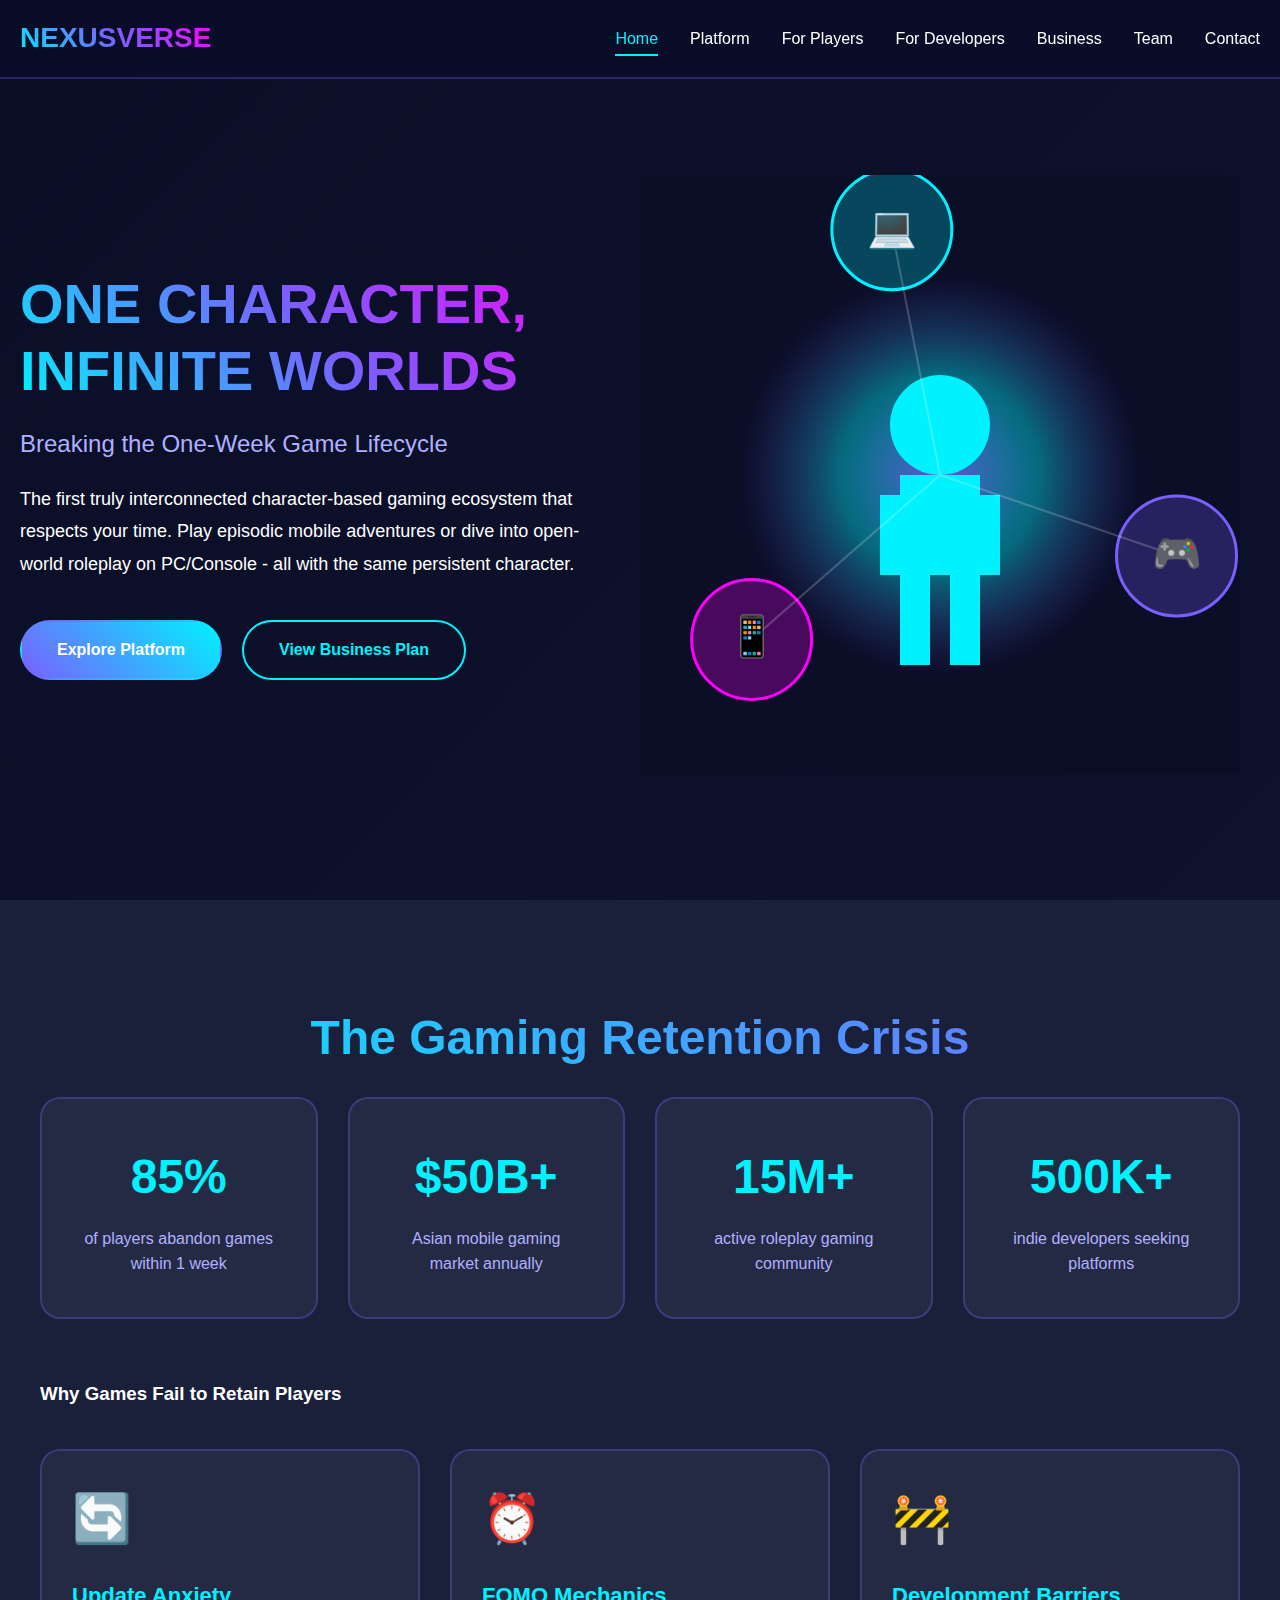
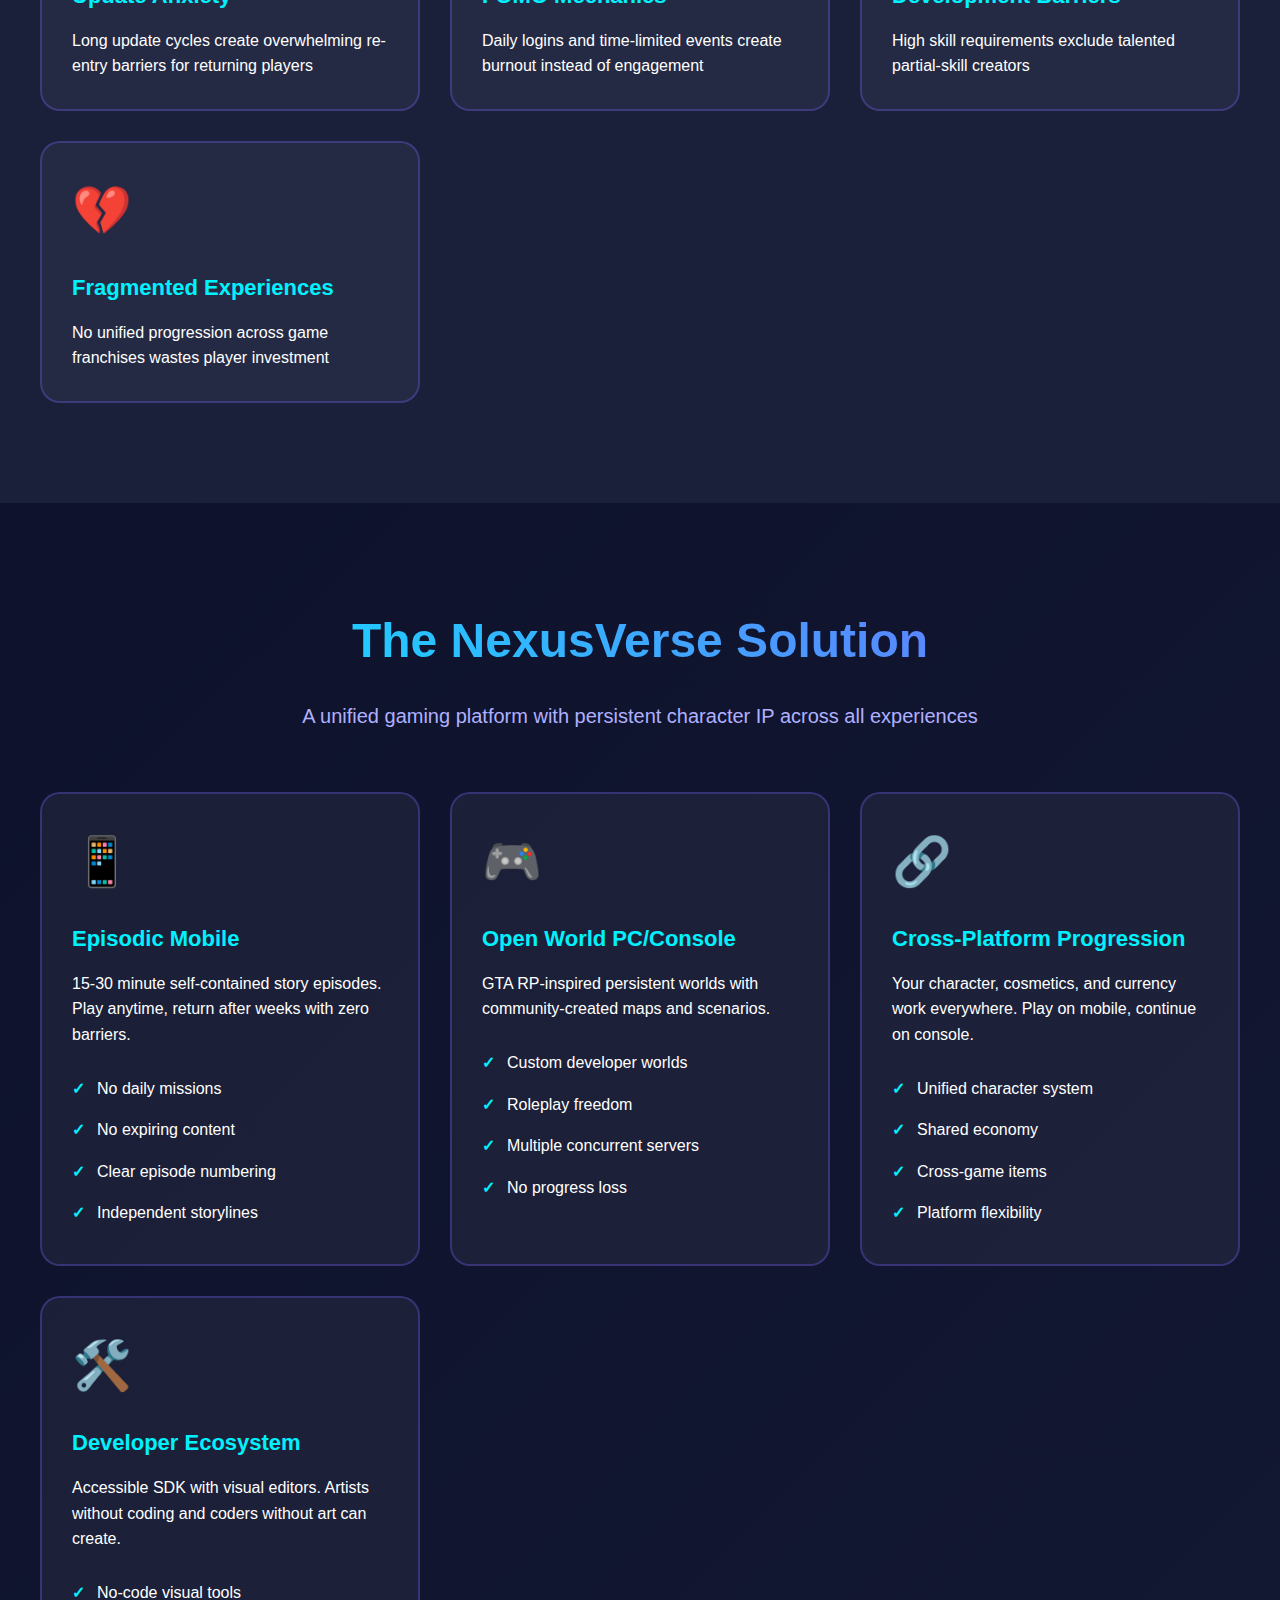
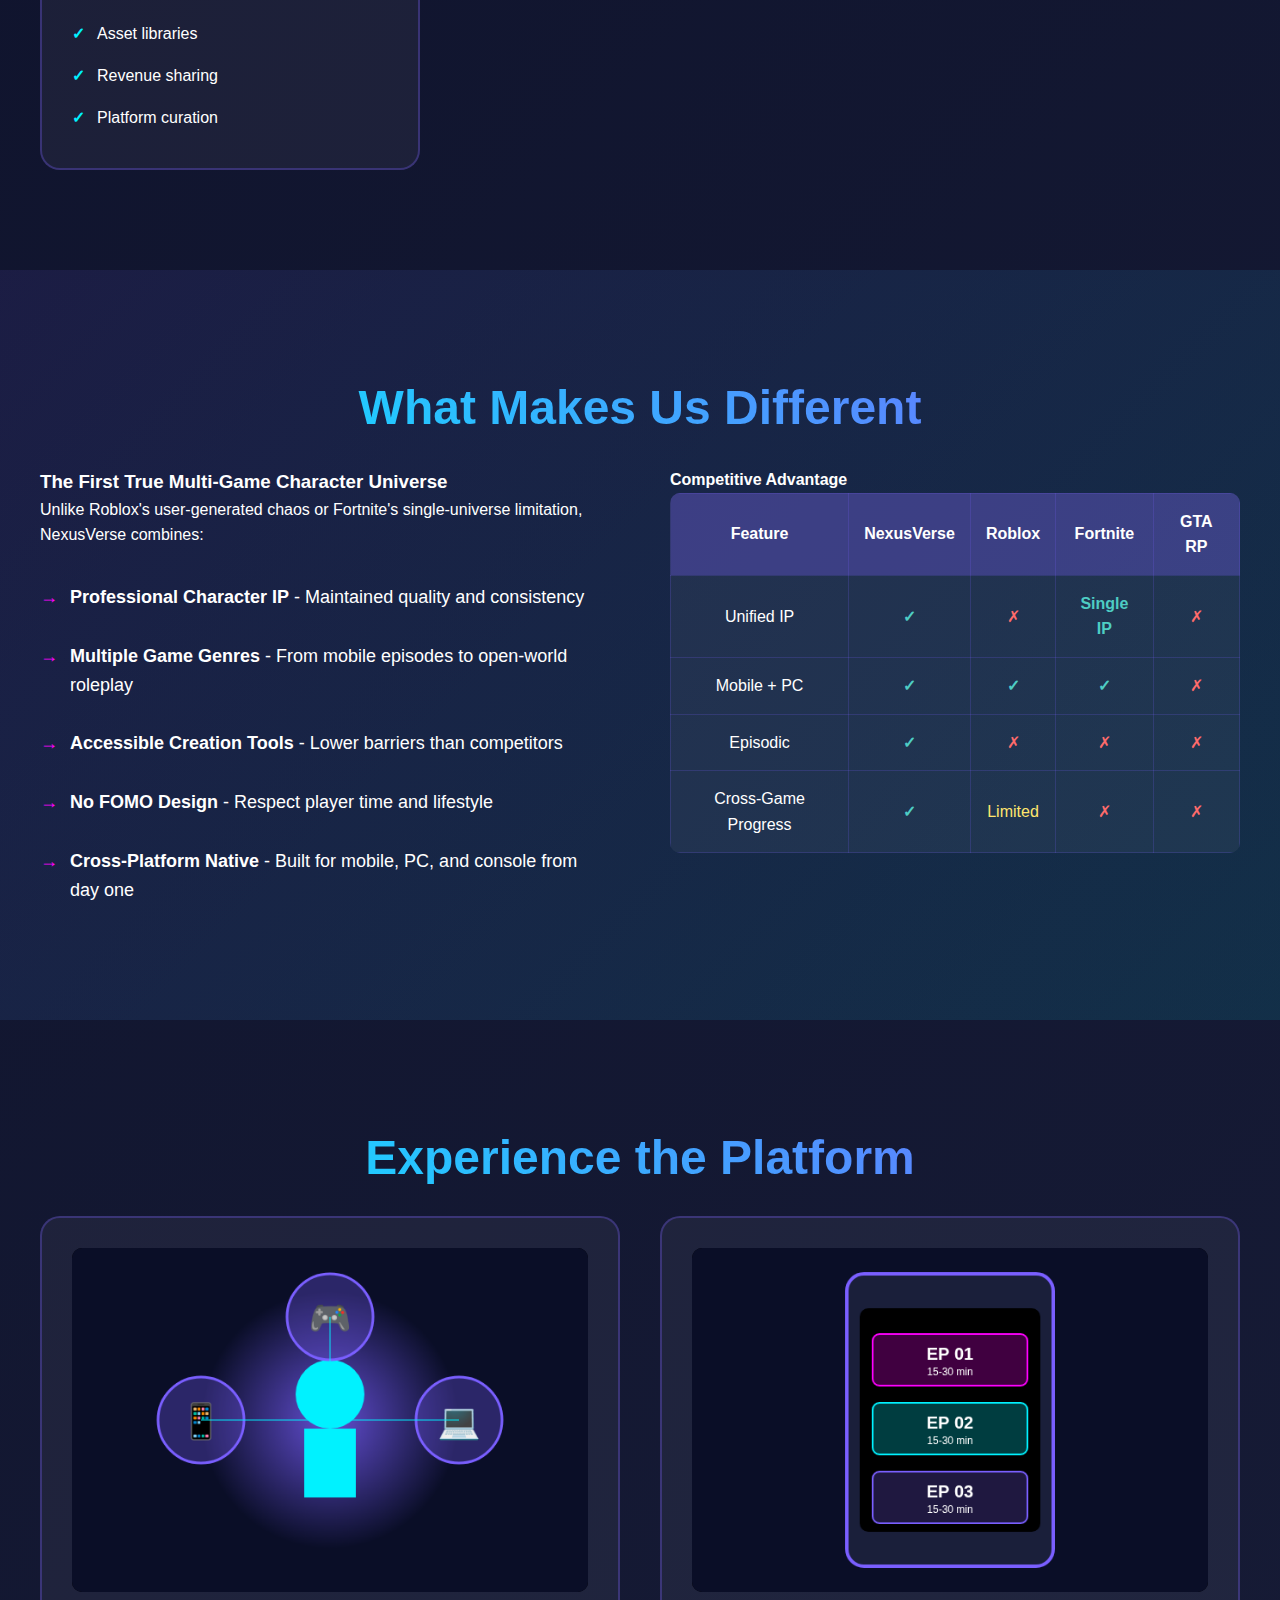
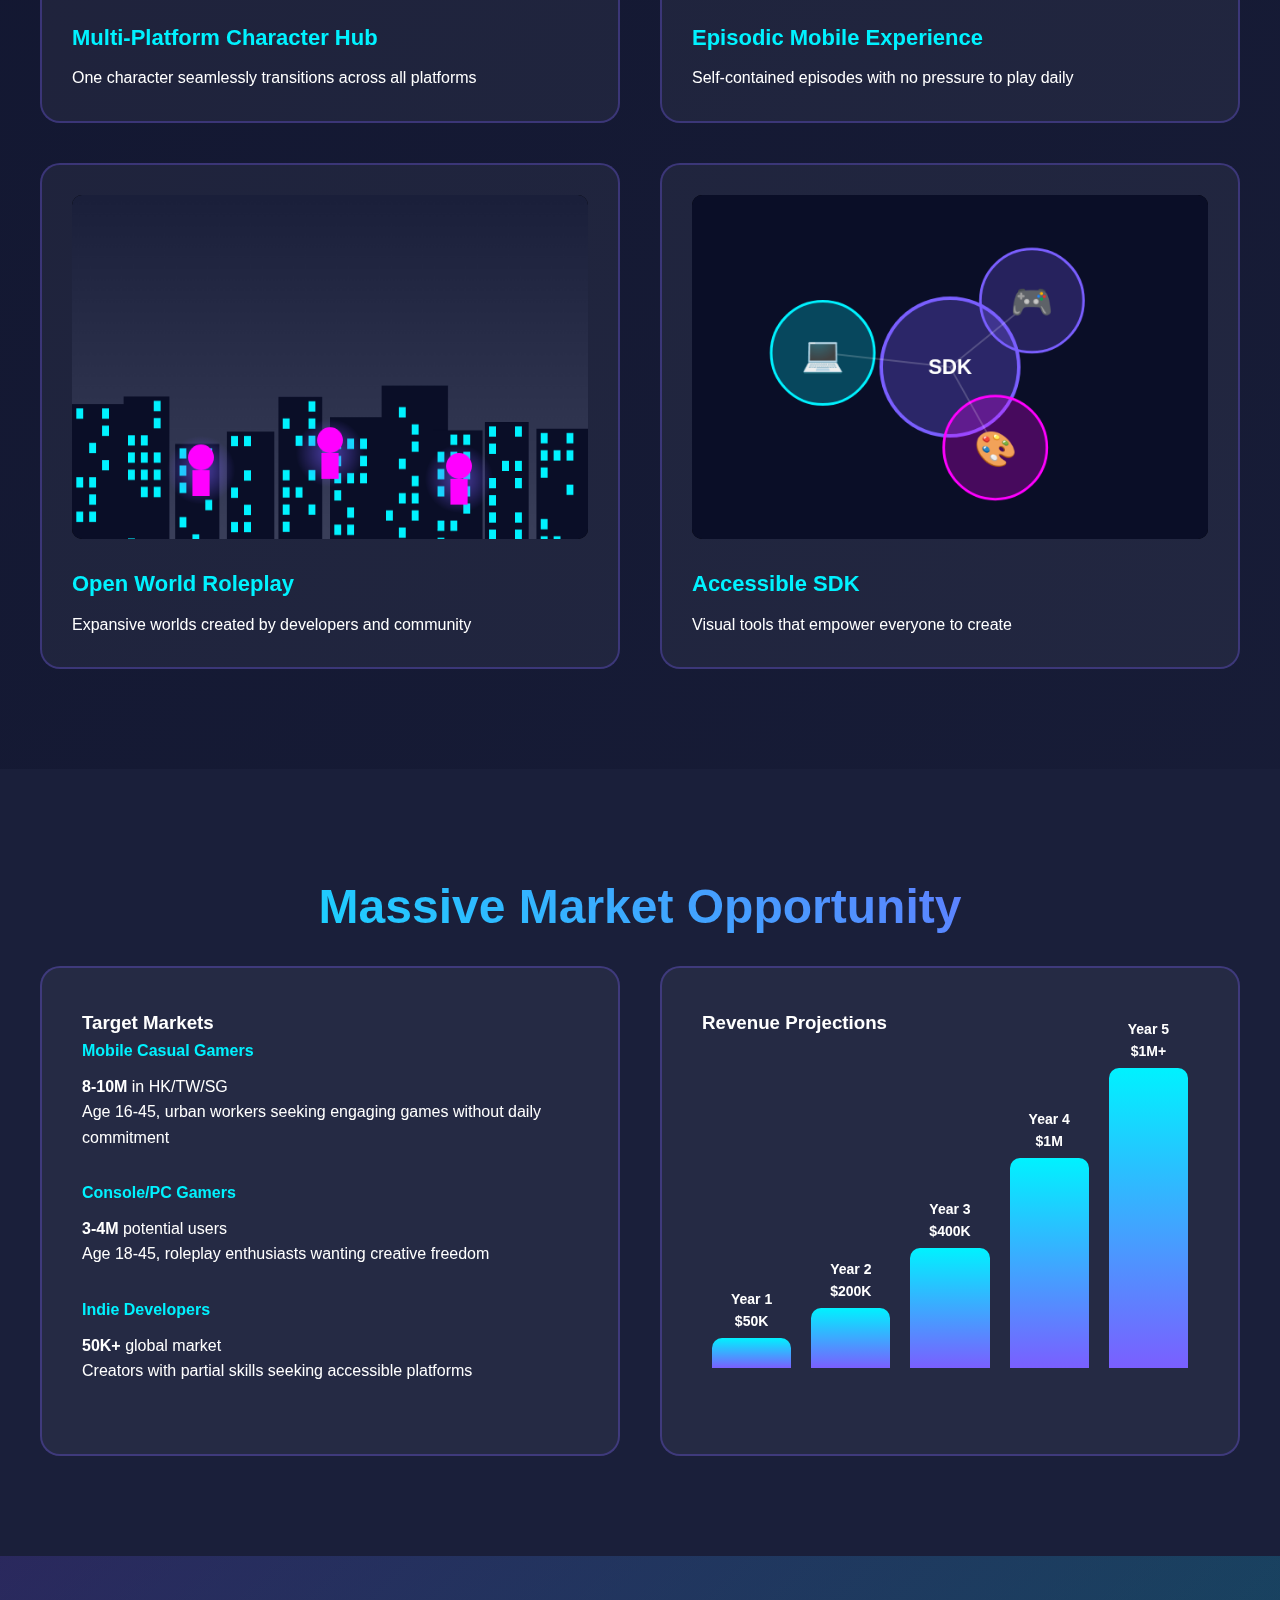
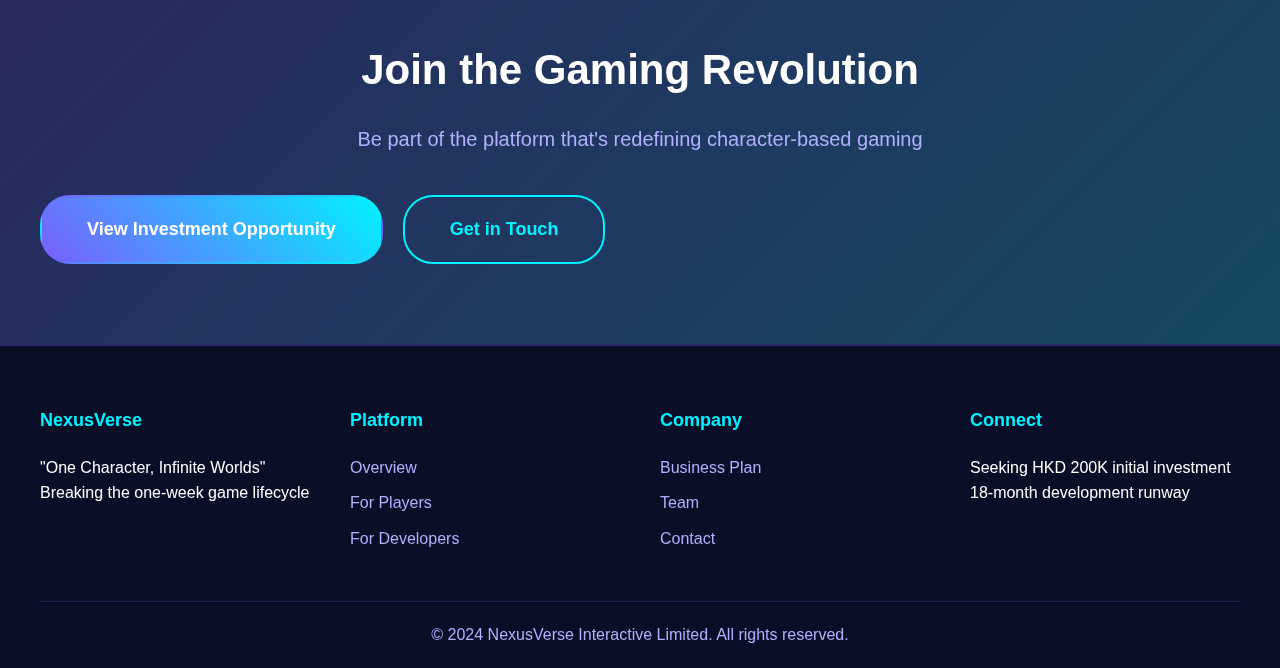
<file: index.html>
<!DOCTYPE html>
<html lang="en">
<head>
    <meta charset="UTF-8">
    <meta name="viewport" content="width=device-width, initial-scale=1.0">
    <title>NexusVerse - One Character, Infinite Worlds</title>
    <link rel="stylesheet" href="styles.css">
</head>
<body>
    <!-- Navigation -->
    <nav class="navbar">
        <div class="nav-container">
            <div class="logo">NEXUSVERSE</div>
            <div class="nav-menu">
                <a href="index.html" class="nav-link active">Home</a>
                <a href="platform.html" class="nav-link">Platform</a>
                <a href="for-players.html" class="nav-link">For Players</a>
                <a href="for-developers.html" class="nav-link">For Developers</a>
                <a href="business.html" class="nav-link">Business</a>
                <a href="team.html" class="nav-link">Team</a>
                <a href="contact.html" class="nav-link">Contact</a>
            </div>
            <button class="nav-toggle" id="navToggle">☰</button>
        </div>
    </nav>

    <!-- Hero Section -->
    <section class="hero">
        <div class="hero-content">
            <h1 class="hero-title">ONE CHARACTER, INFINITE WORLDS</h1>
            <p class="hero-subtitle">Breaking the One-Week Game Lifecycle</p>
            <p class="hero-description">
                The first truly interconnected character-based gaming ecosystem that respects your time. 
                Play episodic mobile adventures or dive into open-world roleplay on PC/Console - all with 
                the same persistent character.
            </p>
            <div class="hero-buttons">
                <a href="platform.html" class="btn btn-primary">Explore Platform</a>
                <a href="business.html" class="btn btn-secondary">View Business Plan</a>
            </div>
        </div>
        <div class="hero-animation">
            <canvas id="heroCanvas"></canvas>
        </div>
    </section>

    <!-- Problem Statement -->
    <section class="section section-dark">
        <div class="container">
            <h2 class="section-title">The Gaming Retention Crisis</h2>
            <div class="stats-grid">
                <div class="stat-card">
                    <div class="stat-number">85%</div>
                    <div class="stat-label">of players abandon games within 1 week</div>
                </div>
                <div class="stat-card">
                    <div class="stat-number">$50B+</div>
                    <div class="stat-label">Asian mobile gaming market annually</div>
                </div>
                <div class="stat-card">
                    <div class="stat-number">15M+</div>
                    <div class="stat-label">active roleplay gaming community</div>
                </div>
                <div class="stat-card">
                    <div class="stat-number">500K+</div>
                    <div class="stat-label">indie developers seeking platforms</div>
                </div>
            </div>
            <div class="problem-content">
                <h3>Why Games Fail to Retain Players</h3>
                <div class="problem-grid">
                    <div class="problem-card">
                        <div class="problem-icon">🔄</div>
                        <h4>Update Anxiety</h4>
                        <p>Long update cycles create overwhelming re-entry barriers for returning players</p>
                    </div>
                    <div class="problem-card">
                        <div class="problem-icon">⏰</div>
                        <h4>FOMO Mechanics</h4>
                        <p>Daily logins and time-limited events create burnout instead of engagement</p>
                    </div>
                    <div class="problem-card">
                        <div class="problem-icon">🚧</div>
                        <h4>Development Barriers</h4>
                        <p>High skill requirements exclude talented partial-skill creators</p>
                    </div>
                    <div class="problem-card">
                        <div class="problem-icon">💔</div>
                        <h4>Fragmented Experiences</h4>
                        <p>No unified progression across game franchises wastes player investment</p>
                    </div>
                </div>
            </div>
        </div>
    </section>

    <!-- Solution Overview -->
    <section class="section">
        <div class="container">
            <h2 class="section-title">The NexusVerse Solution</h2>
            <p class="section-subtitle">A unified gaming platform with persistent character IP across all experiences</p>
            
            <div class="features-grid">
                <div class="feature-card">
                    <div class="feature-icon">📱</div>
                    <h3>Episodic Mobile</h3>
                    <p>15-30 minute self-contained story episodes. Play anytime, return after weeks with zero barriers.</p>
                    <ul class="feature-list">
                        <li>No daily missions</li>
                        <li>No expiring content</li>
                        <li>Clear episode numbering</li>
                        <li>Independent storylines</li>
                    </ul>
                </div>

                <div class="feature-card">
                    <div class="feature-icon">🎮</div>
                    <h3>Open World PC/Console</h3>
                    <p>GTA RP-inspired persistent worlds with community-created maps and scenarios.</p>
                    <ul class="feature-list">
                        <li>Custom developer worlds</li>
                        <li>Roleplay freedom</li>
                        <li>Multiple concurrent servers</li>
                        <li>No progress loss</li>
                    </ul>
                </div>

                <div class="feature-card">
                    <div class="feature-icon">🔗</div>
                    <h3>Cross-Platform Progression</h3>
                    <p>Your character, cosmetics, and currency work everywhere. Play on mobile, continue on console.</p>
                    <ul class="feature-list">
                        <li>Unified character system</li>
                        <li>Shared economy</li>
                        <li>Cross-game items</li>
                        <li>Platform flexibility</li>
                    </ul>
                </div>

                <div class="feature-card">
                    <div class="feature-icon">🛠️</div>
                    <h3>Developer Ecosystem</h3>
                    <p>Accessible SDK with visual editors. Artists without coding and coders without art can create.</p>
                    <ul class="feature-list">
                        <li>No-code visual tools</li>
                        <li>Asset libraries</li>
                        <li>Revenue sharing</li>
                        <li>Platform curation</li>
                    </ul>
                </div>
            </div>
        </div>
    </section>

    <!-- Key Innovation -->
    <section class="section section-highlight">
        <div class="container">
            <h2 class="section-title">What Makes Us Different</h2>
            <div class="innovation-content">
                <div class="innovation-text">
                    <h3>The First True Multi-Game Character Universe</h3>
                    <p>Unlike Roblox's user-generated chaos or Fortnite's single-universe limitation, NexusVerse combines:</p>
                    <ul class="innovation-list">
                        <li><strong>Professional Character IP</strong> - Maintained quality and consistency</li>
                        <li><strong>Multiple Game Genres</strong> - From mobile episodes to open-world roleplay</li>
                        <li><strong>Accessible Creation Tools</strong> - Lower barriers than competitors</li>
                        <li><strong>No FOMO Design</strong> - Respect player time and lifestyle</li>
                        <li><strong>Cross-Platform Native</strong> - Built for mobile, PC, and console from day one</li>
                    </ul>
                </div>
                <div class="innovation-comparison">
                    <h4>Competitive Advantage</h4>
                    <table class="comparison-table">
                        <thead>
                            <tr>
                                <th>Feature</th>
                                <th>NexusVerse</th>
                                <th>Roblox</th>
                                <th>Fortnite</th>
                                <th>GTA RP</th>
                            </tr>
                        </thead>
                        <tbody>
                            <tr>
                                <td>Unified IP</td>
                                <td class="check">✓</td>
                                <td class="cross">✗</td>
                                <td class="check">Single IP</td>
                                <td class="cross">✗</td>
                            </tr>
                            <tr>
                                <td>Mobile + PC</td>
                                <td class="check">✓</td>
                                <td class="check">✓</td>
                                <td class="check">✓</td>
                                <td class="cross">✗</td>
                            </tr>
                            <tr>
                                <td>Episodic</td>
                                <td class="check">✓</td>
                                <td class="cross">✗</td>
                                <td class="cross">✗</td>
                                <td class="cross">✗</td>
                            </tr>
                            <tr>
                                <td>Cross-Game Progress</td>
                                <td class="check">✓</td>
                                <td class="partial">Limited</td>
                                <td class="cross">✗</td>
                                <td class="cross">✗</td>
                            </tr>
                        </tbody>
                    </table>
                </div>
            </div>
        </div>
    </section>

    <!-- Platform Showcase -->
    <section class="section">
        <div class="container">
            <h2 class="section-title">Experience the Platform</h2>
            <div class="showcase-grid">
                <div class="showcase-card">
                    <canvas id="showcase1" width="600" height="400"></canvas>
                    <h3>Multi-Platform Character Hub</h3>
                    <p>One character seamlessly transitions across all platforms</p>
                </div>
                <div class="showcase-card">
                    <canvas id="showcase2" width="600" height="400"></canvas>
                    <h3>Episodic Mobile Experience</h3>
                    <p>Self-contained episodes with no pressure to play daily</p>
                </div>
                <div class="showcase-card">
                    <canvas id="showcase3" width="600" height="400"></canvas>
                    <h3>Open World Roleplay</h3>
                    <p>Expansive worlds created by developers and community</p>
                </div>
                <div class="showcase-card">
                    <canvas id="showcase4" width="600" height="400"></canvas>
                    <h3>Accessible SDK</h3>
                    <p>Visual tools that empower everyone to create</p>
                </div>
            </div>
        </div>
    </section>

    <!-- Market Opportunity -->
    <section class="section section-dark">
        <div class="container">
            <h2 class="section-title">Massive Market Opportunity</h2>
            <div class="market-grid">
                <div class="market-card">
                    <h3>Target Markets</h3>
                    <div class="market-segment">
                        <h4>Mobile Casual Gamers</h4>
                        <p><strong>8-10M</strong> in HK/TW/SG</p>
                        <p>Age 16-45, urban workers seeking engaging games without daily commitment</p>
                    </div>
                    <div class="market-segment">
                        <h4>Console/PC Gamers</h4>
                        <p><strong>3-4M</strong> potential users</p>
                        <p>Age 18-45, roleplay enthusiasts wanting creative freedom</p>
                    </div>
                    <div class="market-segment">
                        <h4>Indie Developers</h4>
                        <p><strong>50K+</strong> global market</p>
                        <p>Creators with partial skills seeking accessible platforms</p>
                    </div>
                </div>

                <div class="market-card">
                    <h3>Revenue Projections</h3>
                    <div class="revenue-chart">
                        <div class="revenue-bar" style="height: 10%;">
                            <span class="revenue-label">Year 1<br>$50K</span>
                        </div>
                        <div class="revenue-bar" style="height: 20%;">
                            <span class="revenue-label">Year 2<br>$200K</span>
                        </div>
                        <div class="revenue-bar" style="height: 40%;">
                            <span class="revenue-label">Year 3<br>$400K</span>
                        </div>
                        <div class="revenue-bar" style="height: 70%;">
                            <span class="revenue-label">Year 4<br>$1M</span>
                        </div>
                        <div class="revenue-bar" style="height: 100%;">
                            <span class="revenue-label">Year 5<br>$1M+</span>
                        </div>
                    </div>
                </div>
            </div>
        </div>
    </section>

    <!-- CTA Section -->
    <section class="section cta-section">
        <div class="container">
            <h2>Join the Gaming Revolution</h2>
            <p>Be part of the platform that's redefining character-based gaming</p>
            <div class="cta-buttons">
                <a href="business.html" class="btn btn-large btn-primary">View Investment Opportunity</a>
                <a href="contact.html" class="btn btn-large btn-secondary">Get in Touch</a>
            </div>
        </div>
    </section>

    <!-- Footer -->
    <footer class="footer">
        <div class="container">
            <div class="footer-content">
                <div class="footer-section">
                    <h4>NexusVerse</h4>
                    <p>"One Character, Infinite Worlds"</p>
                    <p>Breaking the one-week game lifecycle</p>
                </div>
                <div class="footer-section">
                    <h4>Platform</h4>
                    <a href="platform.html">Overview</a>
                    <a href="for-players.html">For Players</a>
                    <a href="for-developers.html">For Developers</a>
                </div>
                <div class="footer-section">
                    <h4>Company</h4>
                    <a href="business.html">Business Plan</a>
                    <a href="team.html">Team</a>
                    <a href="contact.html">Contact</a>
                </div>
                <div class="footer-section">
                    <h4>Connect</h4>
                    <p>Seeking HKD 200K initial investment</p>
                    <p>18-month development runway</p>
                </div>
            </div>
            <div class="footer-bottom">
                <p>&copy; 2024 NexusVerse Interactive Limited. All rights reserved.</p>
            </div>
        </div>
    </footer>

    <script src="animations.js"></script>
</body>
</html>
</file>
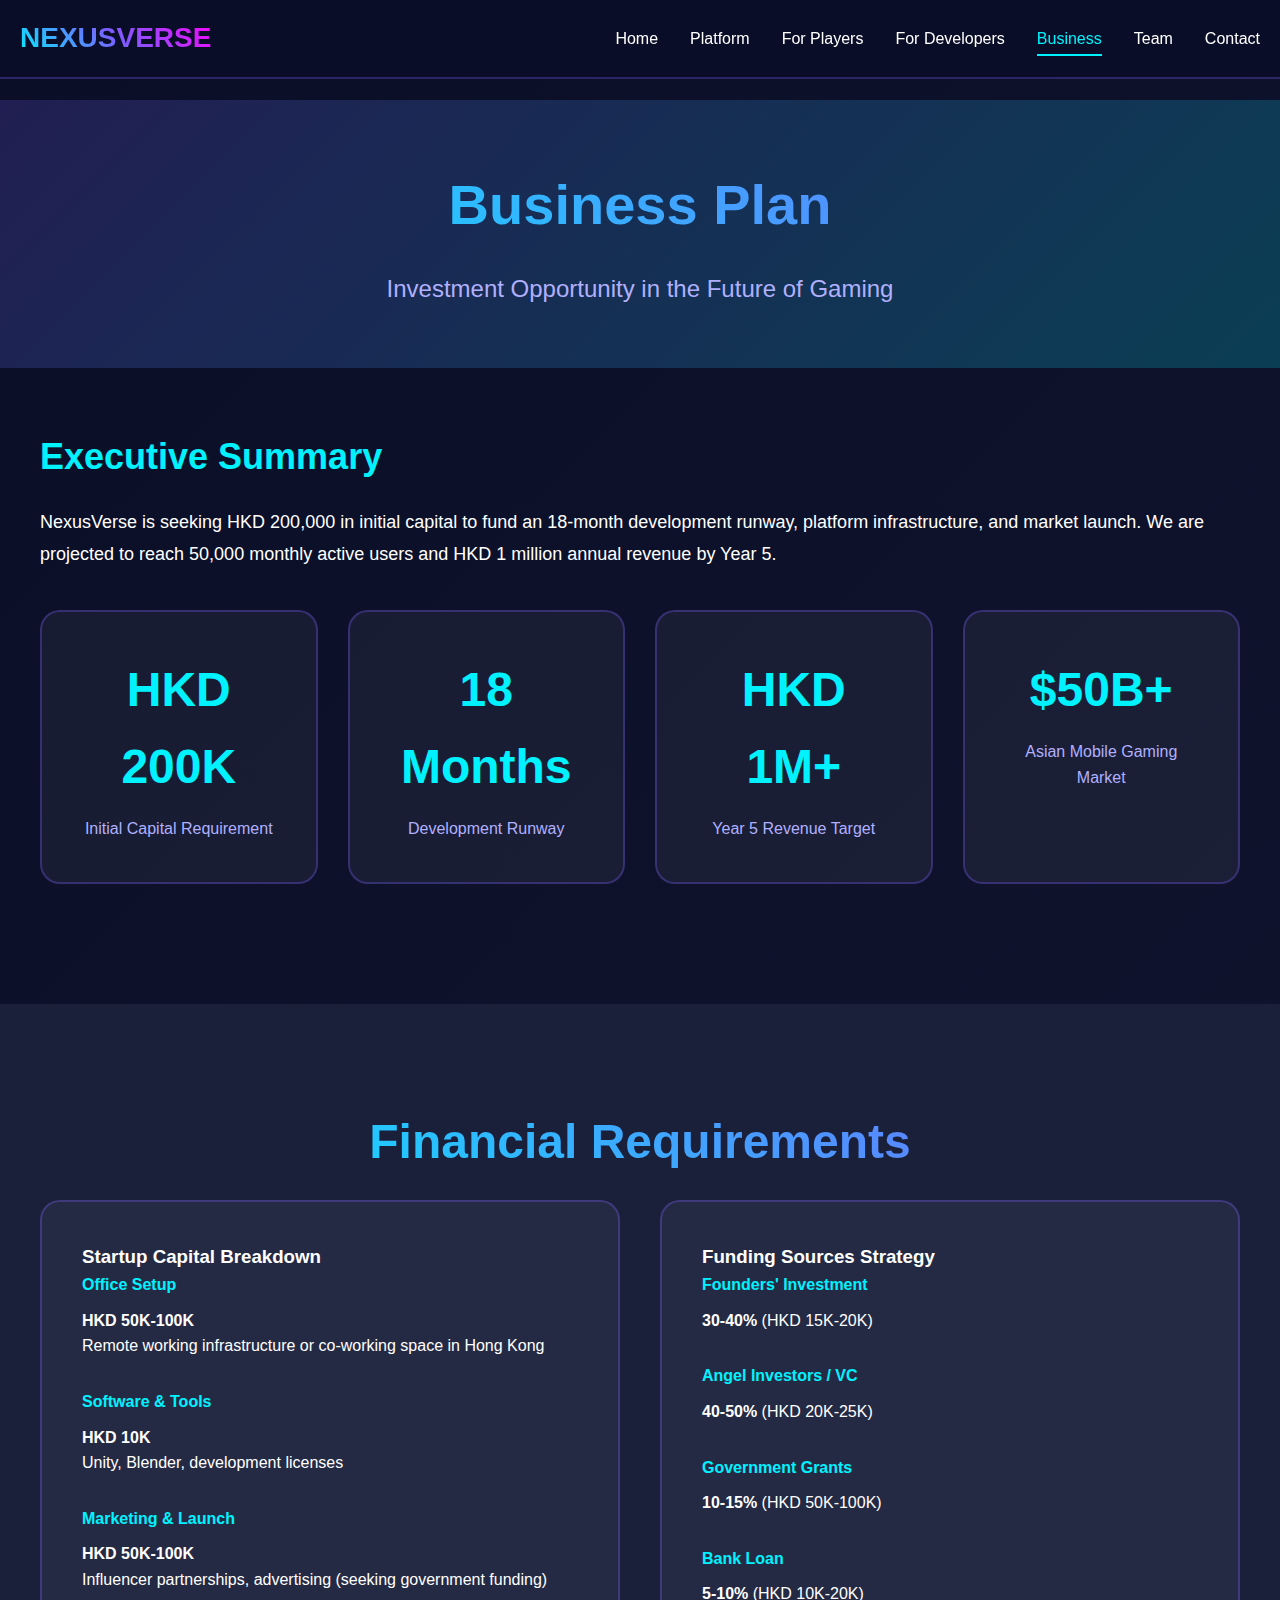
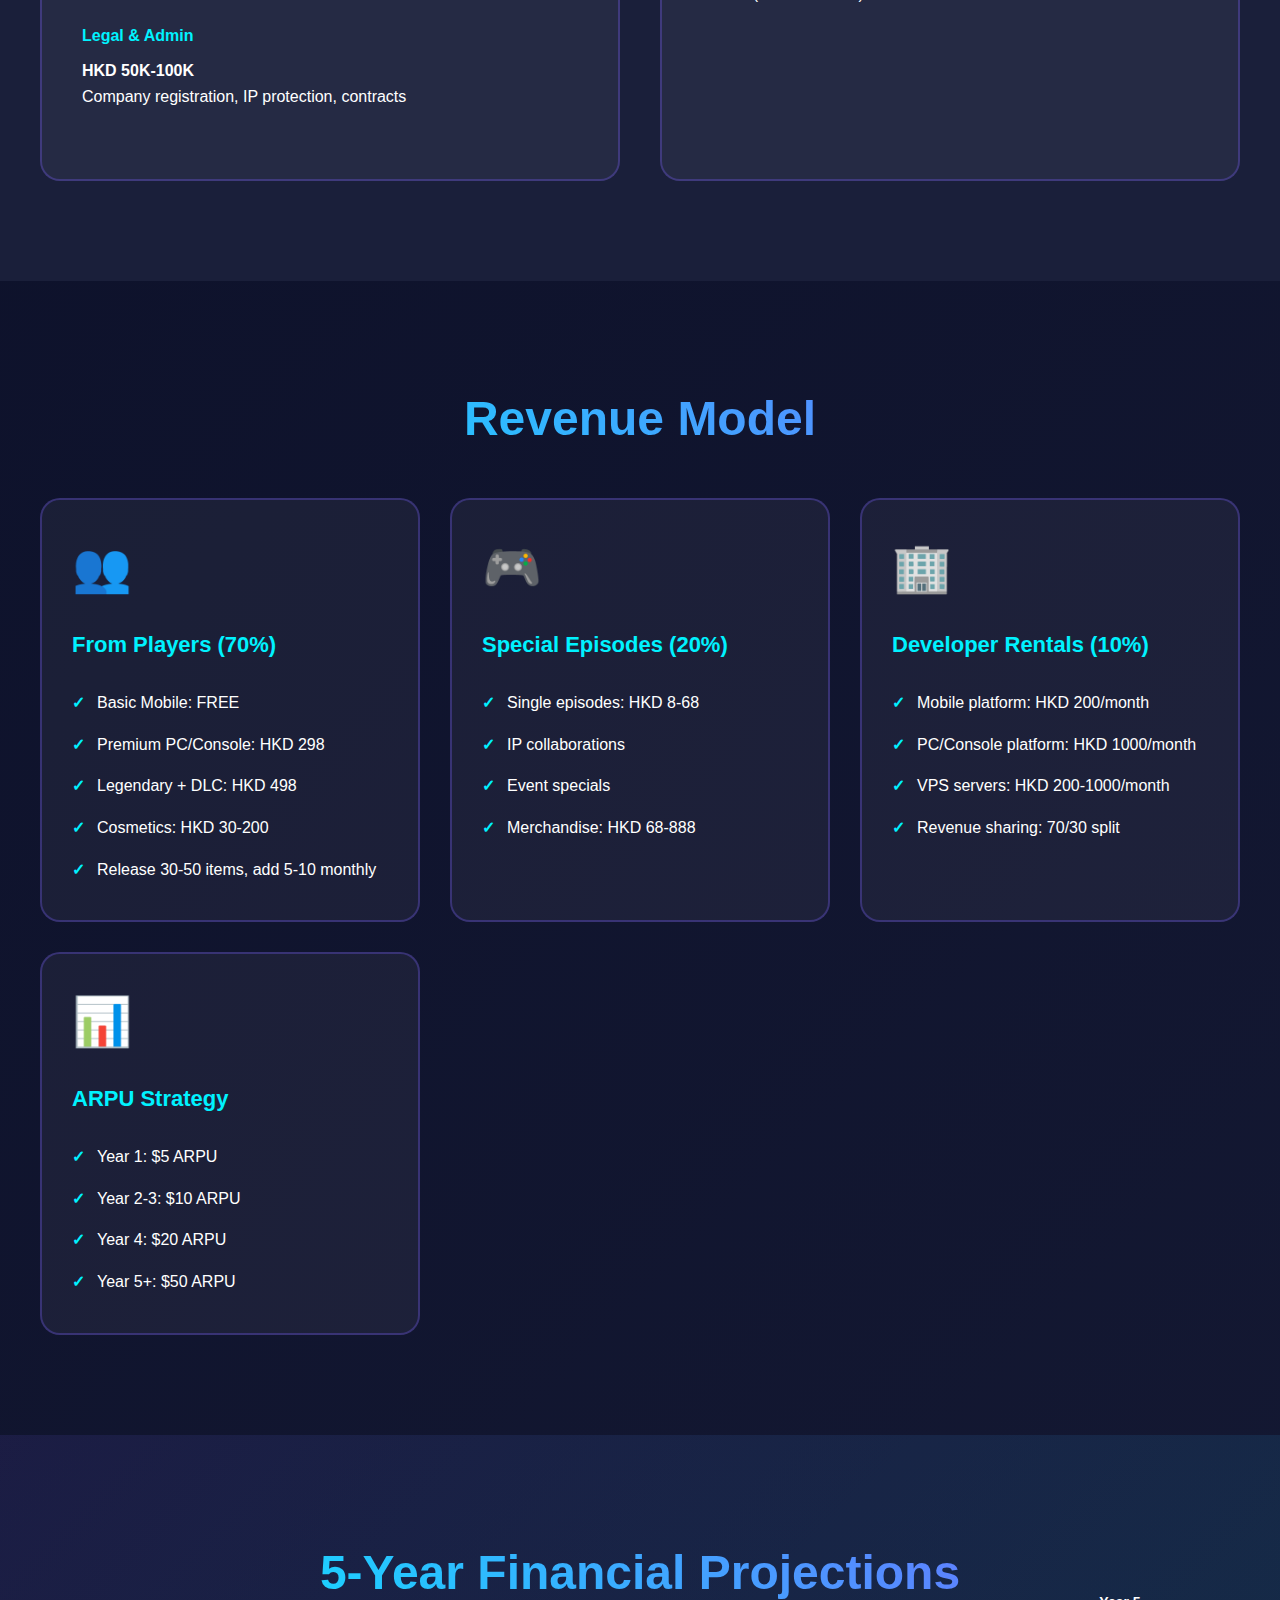
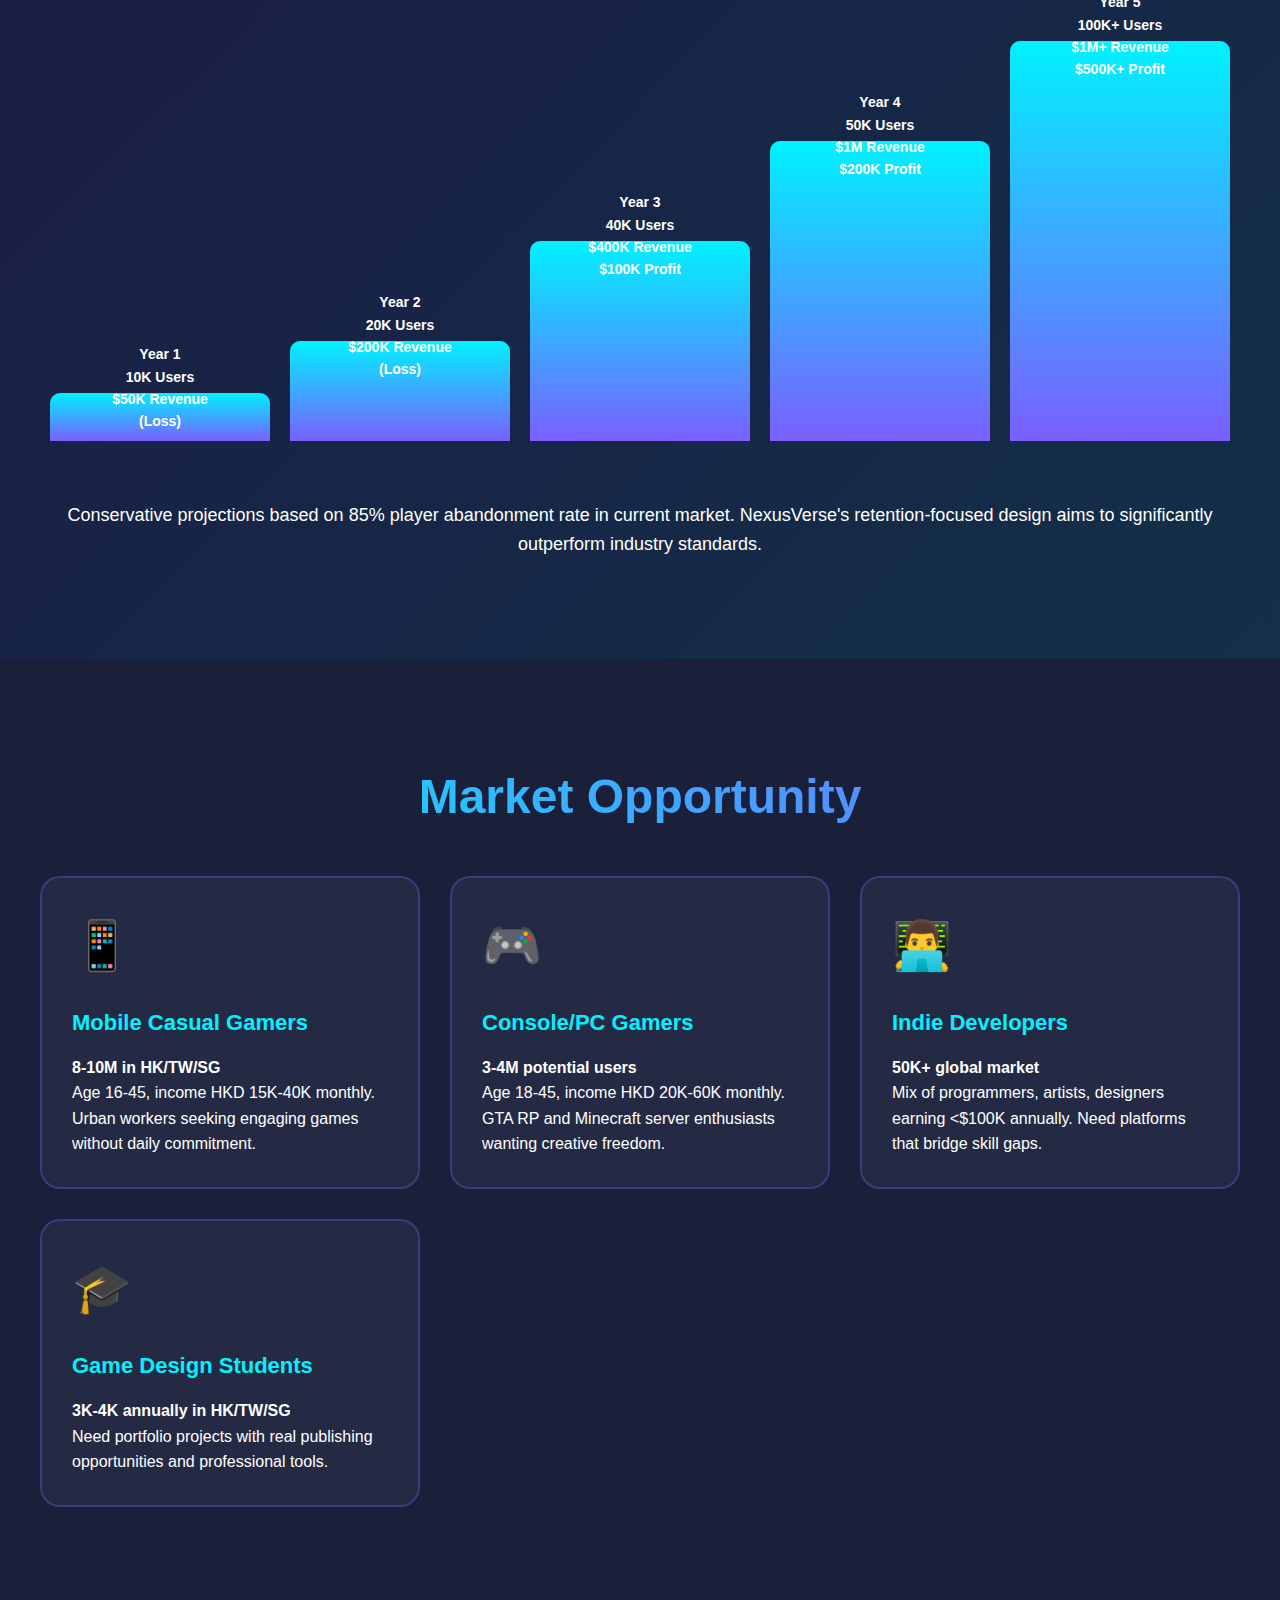
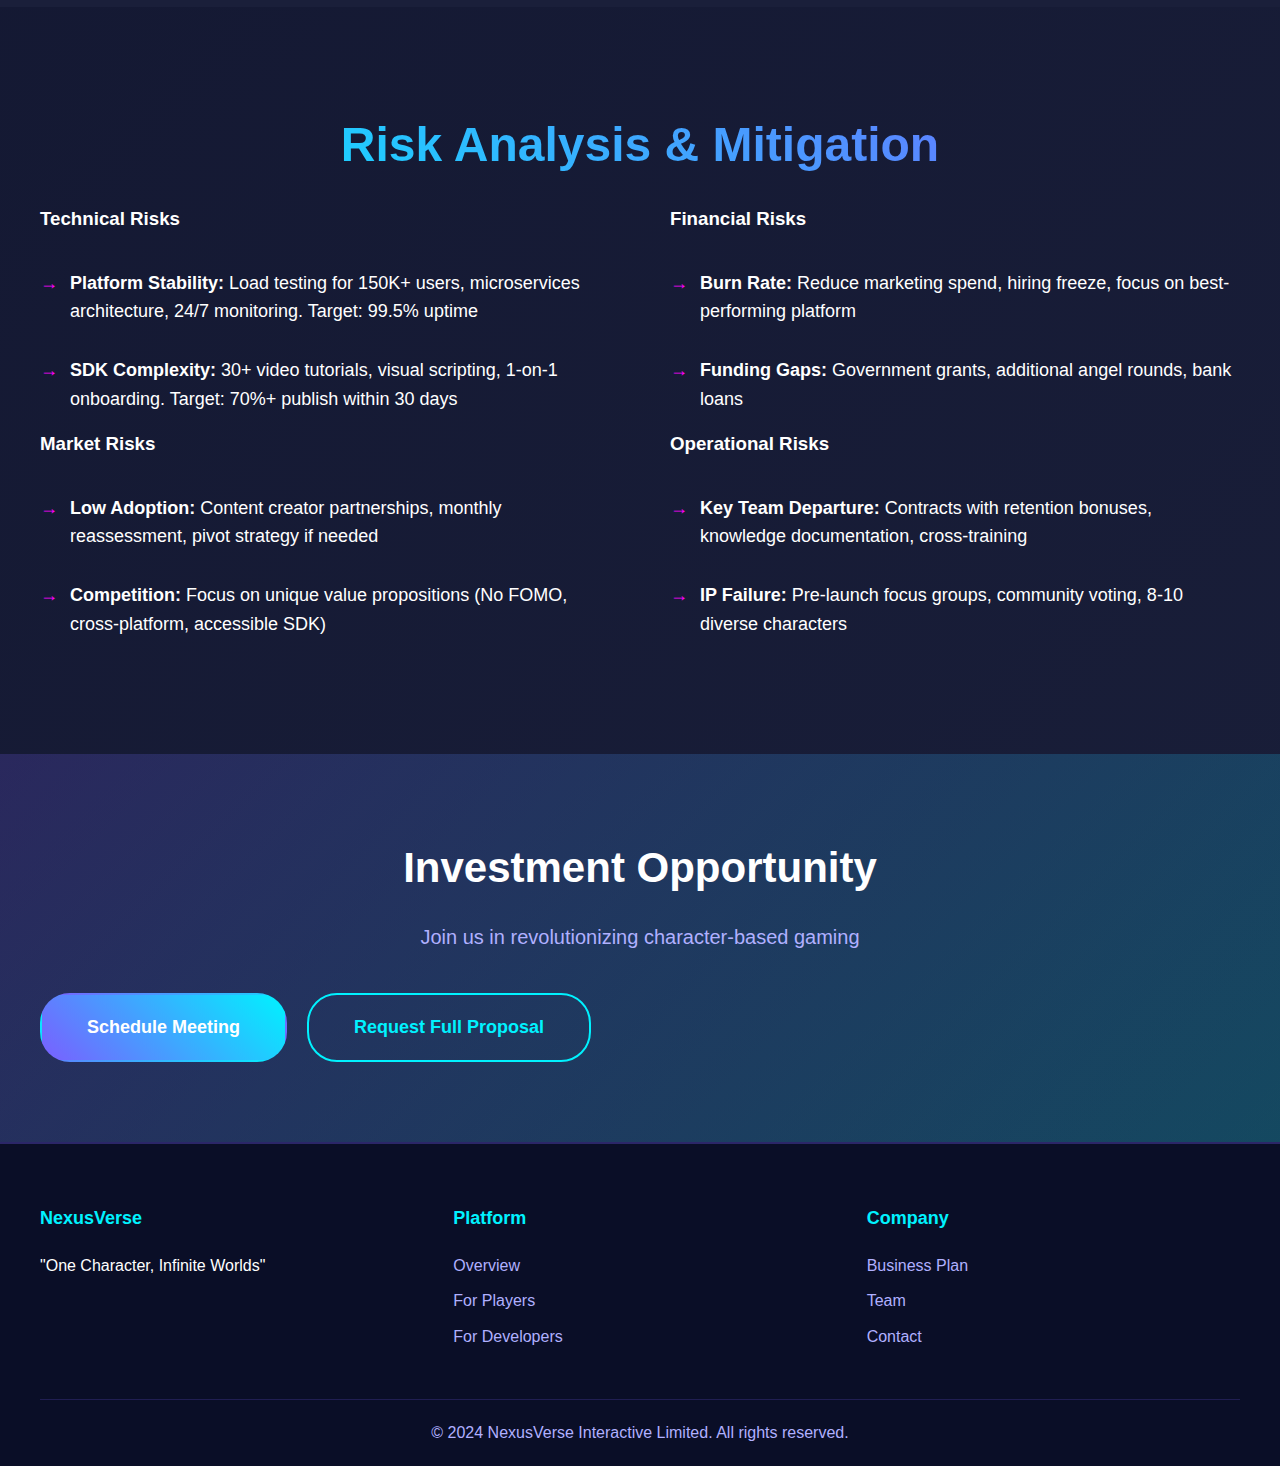
<file: business.html>
<!DOCTYPE html>
<html lang="en">
<head>
    <meta charset="UTF-8">
    <meta name="viewport" content="width=device-width, initial-scale=1.0">
    <title>Business Plan - NexusVerse</title>
    <link rel="stylesheet" href="styles.css">
</head>
<body class="content-page">
    <nav class="navbar">
        <div class="nav-container">
            <div class="logo">NEXUSVERSE</div>
            <div class="nav-menu">
                <a href="index.html" class="nav-link">Home</a>
                <a href="platform.html" class="nav-link">Platform</a>
                <a href="for-players.html" class="nav-link">For Players</a>
                <a href="for-developers.html" class="nav-link">For Developers</a>
                <a href="business.html" class="nav-link active">Business</a>
                <a href="team.html" class="nav-link">Team</a>
                <a href="contact.html" class="nav-link">Contact</a>
            </div>
            <button class="nav-toggle" id="navToggle">☰</button>
        </div>
    </nav>

    <div class="page-header">
        <h1 class="page-title">Business Plan</h1>
        <p class="page-subtitle">Investment Opportunity in the Future of Gaming</p>
    </div>

    <div class="content-section">
        <div class="container">
            <h2>Executive Summary</h2>
            <p>NexusVerse is seeking HKD 200,000 in initial capital to fund an 18-month development runway, platform infrastructure, and market launch. We are projected to reach 50,000 monthly active users and HKD 1 million annual revenue by Year 5.</p>

            <div class="stats-grid" style="margin-top: 40px;">
                <div class="stat-card">
                    <div class="stat-number">HKD 200K</div>
                    <div class="stat-label">Initial Capital Requirement</div>
                </div>
                <div class="stat-card">
                    <div class="stat-number">18 Months</div>
                    <div class="stat-label">Development Runway</div>
                </div>
                <div class="stat-card">
                    <div class="stat-number">HKD 1M+</div>
                    <div class="stat-label">Year 5 Revenue Target</div>
                </div>
                <div class="stat-card">
                    <div class="stat-number">$50B+</div>
                    <div class="stat-label">Asian Mobile Gaming Market</div>
                </div>
            </div>
        </div>
    </div>

    <div class="section section-dark">
        <div class="container">
            <h2 class="section-title">Financial Requirements</h2>
            
            <div class="market-grid">
                <div class="market-card">
                    <h3>Startup Capital Breakdown</h3>
                    <div class="market-segment">
                        <h4>Office Setup</h4>
                        <p><strong>HKD 50K-100K</strong></p>
                        <p>Remote working infrastructure or co-working space in Hong Kong</p>
                    </div>
                    <div class="market-segment">
                        <h4>Software & Tools</h4>
                        <p><strong>HKD 10K</strong></p>
                        <p>Unity, Blender, development licenses</p>
                    </div>
                    <div class="market-segment">
                        <h4>Marketing & Launch</h4>
                        <p><strong>HKD 50K-100K</strong></p>
                        <p>Influencer partnerships, advertising (seeking government funding)</p>
                    </div>
                    <div class="market-segment">
                        <h4>Legal & Admin</h4>
                        <p><strong>HKD 50K-100K</strong></p>
                        <p>Company registration, IP protection, contracts</p>
                    </div>
                </div>

                <div class="market-card">
                    <h3>Funding Sources Strategy</h3>
                    <div class="market-segment">
                        <h4>Founders' Investment</h4>
                        <p><strong>30-40%</strong> (HKD 15K-20K)</p>
                    </div>
                    <div class="market-segment">
                        <h4>Angel Investors / VC</h4>
                        <p><strong>40-50%</strong> (HKD 20K-25K)</p>
                    </div>
                    <div class="market-segment">
                        <h4>Government Grants</h4>
                        <p><strong>10-15%</strong> (HKD 50K-100K)</p>
                    </div>
                    <div class="market-segment">
                        <h4>Bank Loan</h4>
                        <p><strong>5-10%</strong> (HKD 10K-20K)</p>
                    </div>
                </div>
            </div>
        </div>
    </div>

    <div class="section">
        <div class="container">
            <h2 class="section-title">Revenue Model</h2>

            <div class="features-grid">
                <div class="feature-card">
                    <div class="feature-icon">👥</div>
                    <h3>From Players (70%)</h3>
                    <ul class="feature-list">
                        <li>Basic Mobile: FREE</li>
                        <li>Premium PC/Console: HKD 298</li>
                        <li>Legendary + DLC: HKD 498</li>
                        <li>Cosmetics: HKD 30-200</li>
                        <li>Release 30-50 items, add 5-10 monthly</li>
                    </ul>
                </div>

                <div class="feature-card">
                    <div class="feature-icon">🎮</div>
                    <h3>Special Episodes (20%)</h3>
                    <ul class="feature-list">
                        <li>Single episodes: HKD 8-68</li>
                        <li>IP collaborations</li>
                        <li>Event specials</li>
                        <li>Merchandise: HKD 68-888</li>
                    </ul>
                </div>

                <div class="feature-card">
                    <div class="feature-icon">🏢</div>
                    <h3>Developer Rentals (10%)</h3>
                    <ul class="feature-list">
                        <li>Mobile platform: HKD 200/month</li>
                        <li>PC/Console platform: HKD 1000/month</li>
                        <li>VPS servers: HKD 200-1000/month</li>
                        <li>Revenue sharing: 70/30 split</li>
                    </ul>
                </div>

                <div class="feature-card">
                    <div class="feature-icon">📊</div>
                    <h3>ARPU Strategy</h3>
                    <ul class="feature-list">
                        <li>Year 1: $5 ARPU</li>
                        <li>Year 2-3: $10 ARPU</li>
                        <li>Year 4: $20 ARPU</li>
                        <li>Year 5+: $50 ARPU</li>
                    </ul>
                </div>
            </div>
        </div>
    </div>

    <div class="section section-highlight">
        <div class="container">
            <h2 class="section-title">5-Year Financial Projections</h2>

            <div class="revenue-chart" style="height: 400px;">
                <div class="revenue-bar" style="height: 12%;">
                    <span class="revenue-label">Year 1<br>10K Users<br>$50K Revenue<br>(Loss)</span>
                </div>
                <div class="revenue-bar" style="height: 25%;">
                    <span class="revenue-label">Year 2<br>20K Users<br>$200K Revenue<br>(Loss)</span>
                </div>
                <div class="revenue-bar" style="height: 50%;">
                    <span class="revenue-label">Year 3<br>40K Users<br>$400K Revenue<br>$100K Profit</span>
                </div>
                <div class="revenue-bar" style="height: 75%;">
                    <span class="revenue-label">Year 4<br>50K Users<br>$1M Revenue<br>$200K Profit</span>
                </div>
                <div class="revenue-bar" style="height: 100%;">
                    <span class="revenue-label">Year 5<br>100K+ Users<br>$1M+ Revenue<br>$500K+ Profit</span>
                </div>
            </div>

            <p style="text-align: center; margin-top: 60px; font-size: 18px;">
                Conservative projections based on 85% player abandonment rate in current market. 
                NexusVerse's retention-focused design aims to significantly outperform industry standards.
            </p>
        </div>
    </div>

    <div class="section section-dark">
        <div class="container">
            <h2 class="section-title">Market Opportunity</h2>

            <div class="problem-grid">
                <div class="problem-card">
                    <div class="problem-icon">📱</div>
                    <h4>Mobile Casual Gamers</h4>
                    <p><strong>8-10M in HK/TW/SG</strong></p>
                    <p>Age 16-45, income HKD 15K-40K monthly. Urban workers seeking engaging games without daily commitment.</p>
                </div>

                <div class="problem-card">
                    <div class="problem-icon">🎮</div>
                    <h4>Console/PC Gamers</h4>
                    <p><strong>3-4M potential users</strong></p>
                    <p>Age 18-45, income HKD 20K-60K monthly. GTA RP and Minecraft server enthusiasts wanting creative freedom.</p>
                </div>

                <div class="problem-card">
                    <div class="problem-icon">👨‍💻</div>
                    <h4>Indie Developers</h4>
                    <p><strong>50K+ global market</strong></p>
                    <p>Mix of programmers, artists, designers earning <$100K annually. Need platforms that bridge skill gaps.</p>
                </div>

                <div class="problem-card">
                    <div class="problem-icon">🎓</div>
                    <h4>Game Design Students</h4>
                    <p><strong>3K-4K annually in HK/TW/SG</strong></p>
                    <p>Need portfolio projects with real publishing opportunities and professional tools.</p>
                </div>
            </div>
        </div>
    </div>

    <div class="section">
        <div class="container">
            <h2 class="section-title">Risk Analysis & Mitigation</h2>

            <div class="innovation-content">
                <div class="innovation-text">
                    <h3>Technical Risks</h3>
                    <ul class="innovation-list">
                        <li><strong>Platform Stability:</strong> Load testing for 150K+ users, microservices architecture, 24/7 monitoring. Target: 99.5% uptime</li>
                        <li><strong>SDK Complexity:</strong> 30+ video tutorials, visual scripting, 1-on-1 onboarding. Target: 70%+ publish within 30 days</li>
                    </ul>

                    <h3>Market Risks</h3>
                    <ul class="innovation-list">
                        <li><strong>Low Adoption:</strong> Content creator partnerships, monthly reassessment, pivot strategy if needed</li>
                        <li><strong>Competition:</strong> Focus on unique value propositions (No FOMO, cross-platform, accessible SDK)</li>
                    </ul>
                </div>

                <div class="innovation-text">
                    <h3>Financial Risks</h3>
                    <ul class="innovation-list">
                        <li><strong>Burn Rate:</strong> Reduce marketing spend, hiring freeze, focus on best-performing platform</li>
                        <li><strong>Funding Gaps:</strong> Government grants, additional angel rounds, bank loans</li>
                    </ul>

                    <h3>Operational Risks</h3>
                    <ul class="innovation-list">
                        <li><strong>Key Team Departure:</strong> Contracts with retention bonuses, knowledge documentation, cross-training</li>
                        <li><strong>IP Failure:</strong> Pre-launch focus groups, community voting, 8-10 diverse characters</li>
                    </ul>
                </div>
            </div>
        </div>
    </div>

    <div class="section cta-section">
        <div class="container">
            <h2>Investment Opportunity</h2>
            <p>Join us in revolutionizing character-based gaming</p>
            <div class="cta-buttons">
                <a href="contact.html" class="btn btn-large btn-primary">Schedule Meeting</a>
                <a href="contact.html" class="btn btn-large btn-secondary">Request Full Proposal</a>
            </div>
        </div>
    </div>

    <footer class="footer">
        <div class="container">
            <div class="footer-content">
                <div class="footer-section">
                    <h4>NexusVerse</h4>
                    <p>"One Character, Infinite Worlds"</p>
                </div>
                <div class="footer-section">
                    <h4>Platform</h4>
                    <a href="platform.html">Overview</a>
                    <a href="for-players.html">For Players</a>
                    <a href="for-developers.html">For Developers</a>
                </div>
                <div class="footer-section">
                    <h4>Company</h4>
                    <a href="business.html">Business Plan</a>
                    <a href="team.html">Team</a>
                    <a href="contact.html">Contact</a>
                </div>
            </div>
            <div class="footer-bottom">
                <p>&copy; 2024 NexusVerse Interactive Limited. All rights reserved.</p>
            </div>
        </div>
    </footer>

    <script src="animations.js"></script>
</body>
</html>
</file>
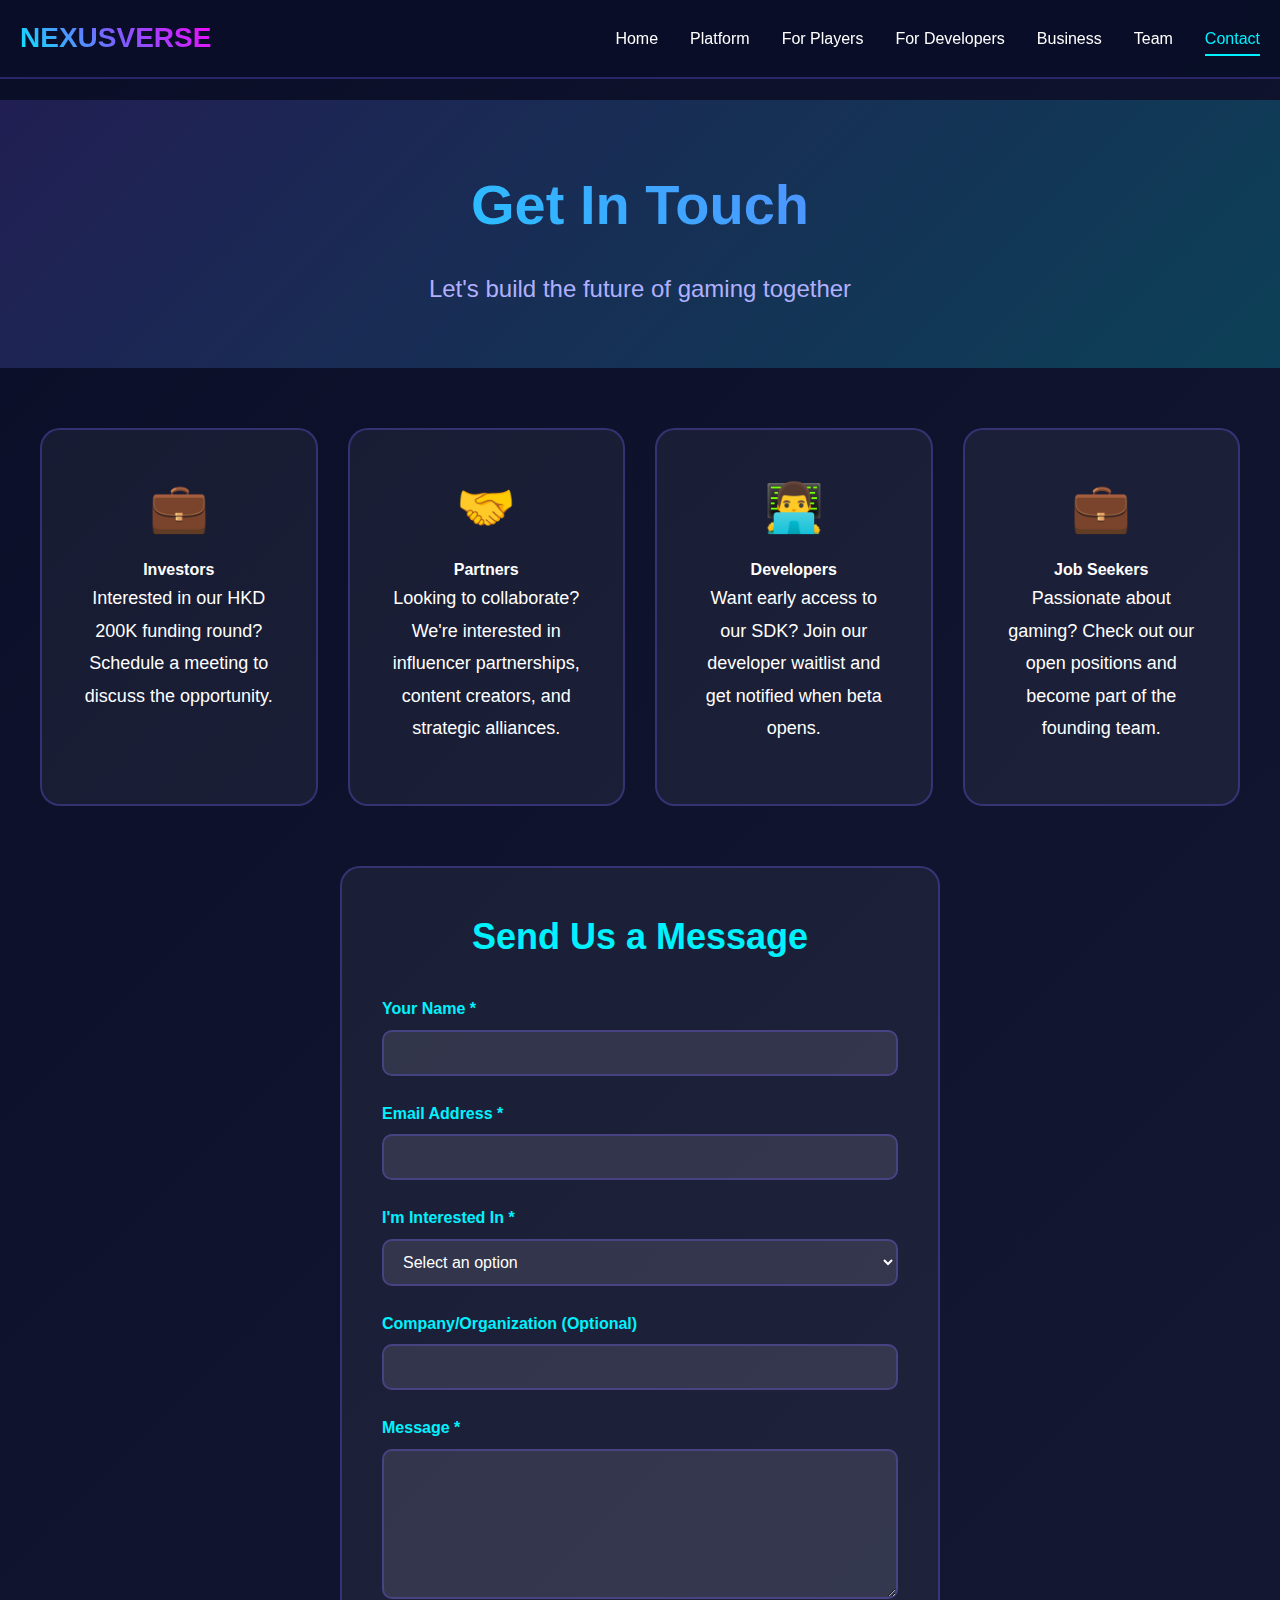
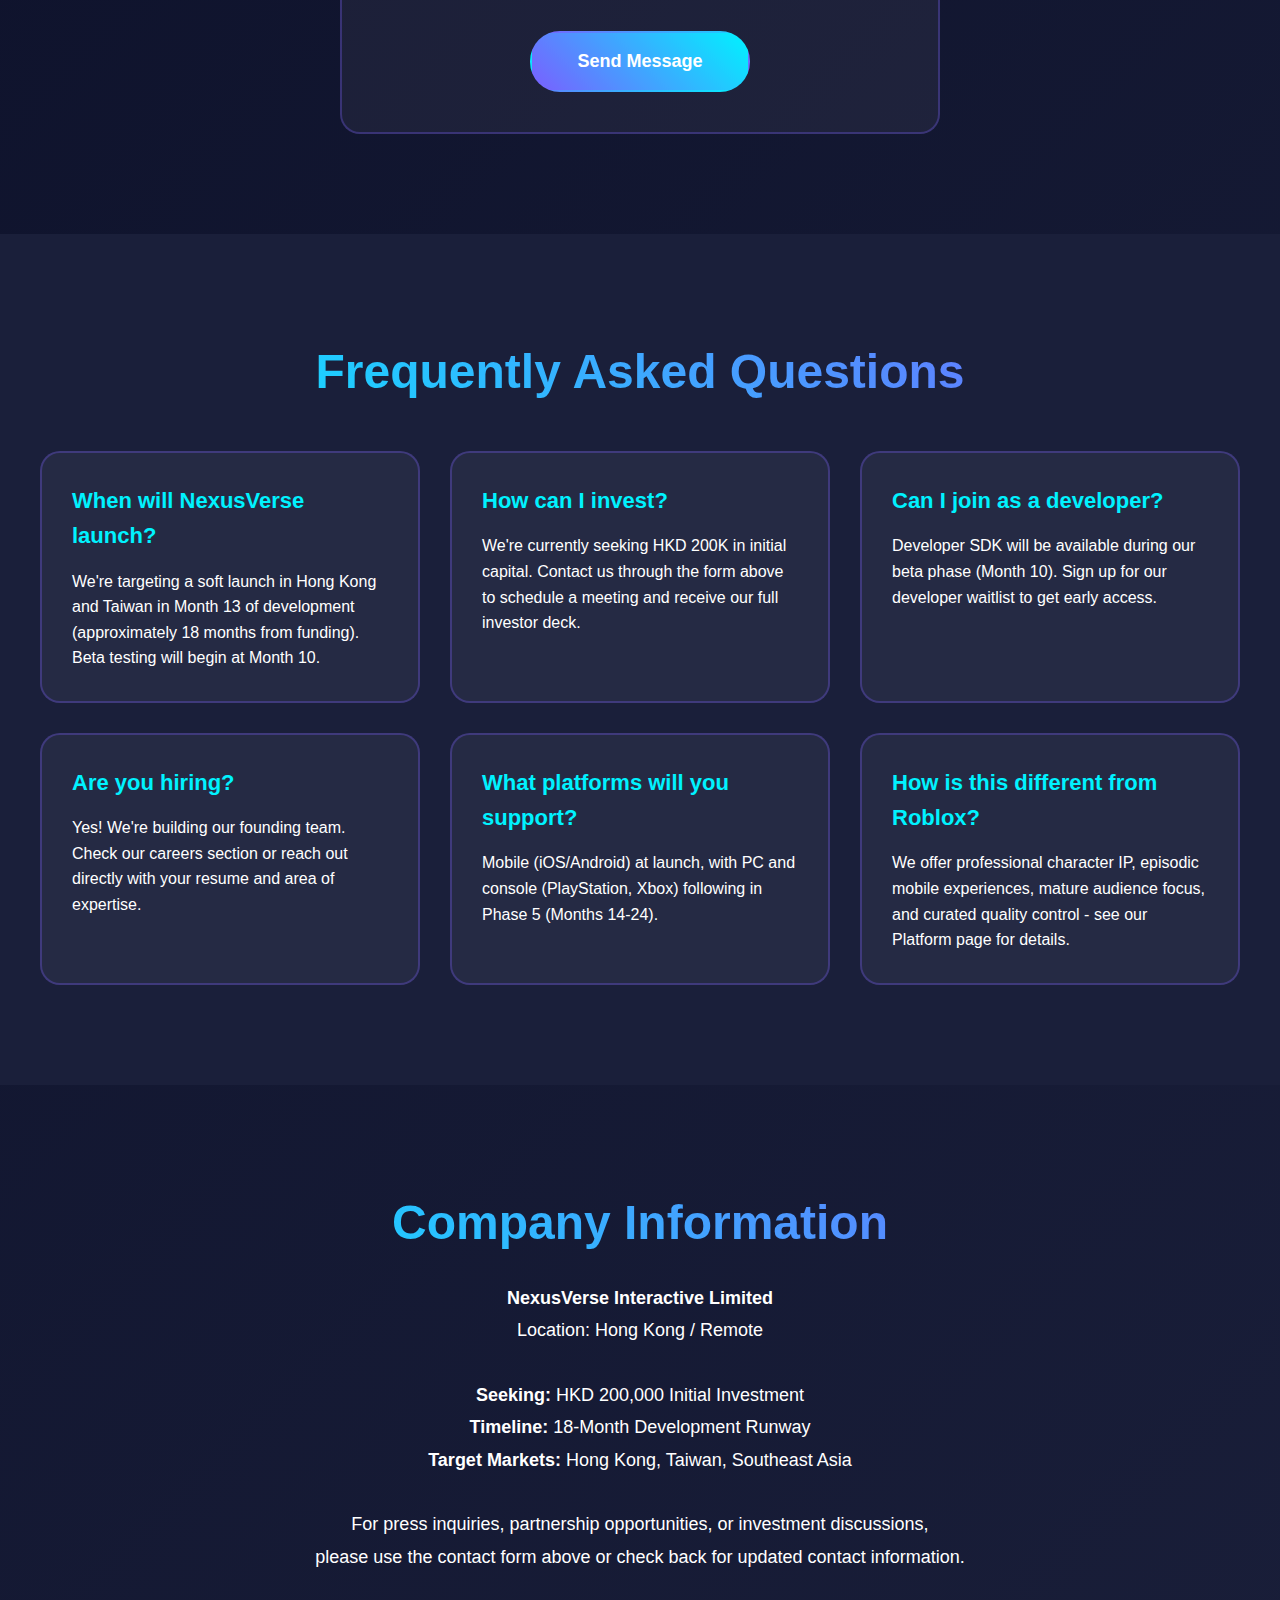
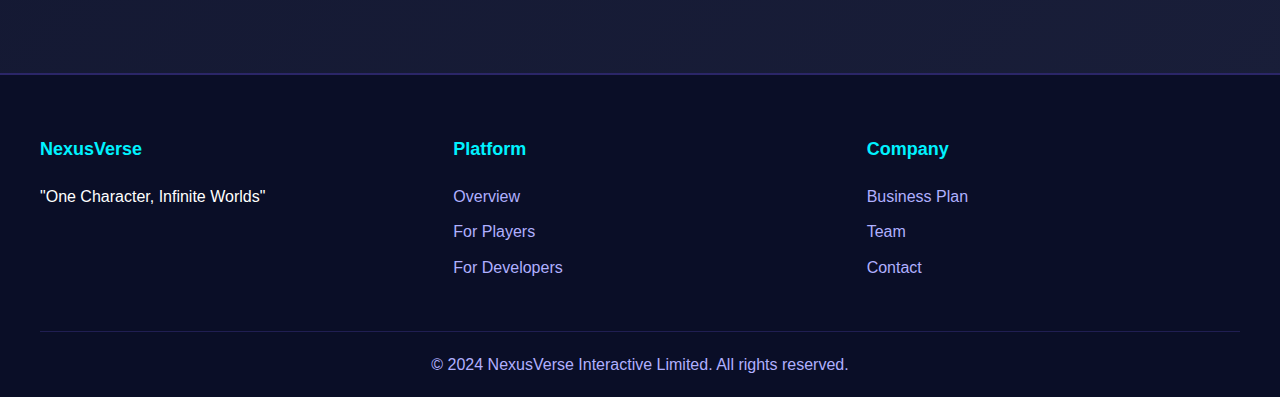
<file: contact.html>
<!DOCTYPE html>
<html lang="en">
<head>
    <meta charset="UTF-8">
    <meta name="viewport" content="width=device-width, initial-scale=1.0">
    <title>Contact Us - NexusVerse</title>
    <link rel="stylesheet" href="styles.css">
</head>
<body class="content-page">
    <nav class="navbar">
        <div class="nav-container">
            <div class="logo">NEXUSVERSE</div>
            <div class="nav-menu">
                <a href="index.html" class="nav-link">Home</a>
                <a href="platform.html" class="nav-link">Platform</a>
                <a href="for-players.html" class="nav-link">For Players</a>
                <a href="for-developers.html" class="nav-link">For Developers</a>
                <a href="business.html" class="nav-link">Business</a>
                <a href="team.html" class="nav-link">Team</a>
                <a href="contact.html" class="nav-link active">Contact</a>
            </div>
            <button class="nav-toggle" id="navToggle">☰</button>
        </div>
    </nav>

    <div class="page-header">
        <h1 class="page-title">Get In Touch</h1>
        <p class="page-subtitle">Let's build the future of gaming together</p>
    </div>

    <div class="content-section">
        <div class="container">
            <div class="stats-grid">
                <div class="stat-card">
                    <div class="stat-number">💼</div>
                    <h4>Investors</h4>
                    <p>Interested in our HKD 200K funding round? Schedule a meeting to discuss the opportunity.</p>
                </div>

                <div class="stat-card">
                    <div class="stat-number">🤝</div>
                    <h4>Partners</h4>
                    <p>Looking to collaborate? We're interested in influencer partnerships, content creators, and strategic alliances.</p>
                </div>

                <div class="stat-card">
                    <div class="stat-number">👨‍💻</div>
                    <h4>Developers</h4>
                    <p>Want early access to our SDK? Join our developer waitlist and get notified when beta opens.</p>
                </div>

                <div class="stat-card">
                    <div class="stat-number">💼</div>
                    <h4>Job Seekers</h4>
                    <p>Passionate about gaming? Check out our open positions and become part of the founding team.</p>
                </div>
            </div>

            <div class="contact-form">
                <h2 style="text-align: center; margin-bottom: 30px;">Send Us a Message</h2>
                <form action="#" method="post">
                    <div class="form-group">
                        <label for="name">Your Name *</label>
                        <input type="text" id="name" name="name" required>
                    </div>

                    <div class="form-group">
                        <label for="email">Email Address *</label>
                        <input type="email" id="email" name="email" required>
                    </div>

                    <div class="form-group">
                        <label for="interest">I'm Interested In *</label>
                        <select id="interest" name="interest" required>
                            <option value="">Select an option</option>
                            <option value="investment">Investment Opportunity</option>
                            <option value="partnership">Partnership</option>
                            <option value="developer">Becoming a Developer</option>
                            <option value="job">Job Opportunities</option>
                            <option value="press">Press Inquiry</option>
                            <option value="other">Other</option>
                        </select>
                    </div>

                    <div class="form-group">
                        <label for="company">Company/Organization (Optional)</label>
                        <input type="text" id="company" name="company">
                    </div>

                    <div class="form-group">
                        <label for="message">Message *</label>
                        <textarea id="message" name="message" required></textarea>
                    </div>

                    <div class="form-submit">
                        <button type="submit" class="btn btn-primary btn-large">Send Message</button>
                    </div>
                </form>
            </div>
        </div>
    </div>

    <div class="section section-dark">
        <div class="container">
            <h2 class="section-title">Frequently Asked Questions</h2>

            <div class="problem-grid">
                <div class="problem-card">
                    <h4>When will NexusVerse launch?</h4>
                    <p>We're targeting a soft launch in Hong Kong and Taiwan in Month 13 of development (approximately 18 months from funding). Beta testing will begin at Month 10.</p>
                </div>

                <div class="problem-card">
                    <h4>How can I invest?</h4>
                    <p>We're currently seeking HKD 200K in initial capital. Contact us through the form above to schedule a meeting and receive our full investor deck.</p>
                </div>

                <div class="problem-card">
                    <h4>Can I join as a developer?</h4>
                    <p>Developer SDK will be available during our beta phase (Month 10). Sign up for our developer waitlist to get early access.</p>
                </div>

                <div class="problem-card">
                    <h4>Are you hiring?</h4>
                    <p>Yes! We're building our founding team. Check our careers section or reach out directly with your resume and area of expertise.</p>
                </div>

                <div class="problem-card">
                    <h4>What platforms will you support?</h4>
                    <p>Mobile (iOS/Android) at launch, with PC and console (PlayStation, Xbox) following in Phase 5 (Months 14-24).</p>
                </div>

                <div class="problem-card">
                    <h4>How is this different from Roblox?</h4>
                    <p>We offer professional character IP, episodic mobile experiences, mature audience focus, and curated quality control - see our Platform page for details.</p>
                </div>
            </div>
        </div>
    </div>

    <div class="section">
        <div class="container" style="text-align: center;">
            <h2 class="section-title">Company Information</h2>
            <p style="font-size: 18px; line-height: 1.8; max-width: 800px; margin: 0 auto;">
                <strong>NexusVerse Interactive Limited</strong><br>
                Location: Hong Kong / Remote<br>
                <br>
                <strong>Seeking:</strong> HKD 200,000 Initial Investment<br>
                <strong>Timeline:</strong> 18-Month Development Runway<br>
                <strong>Target Markets:</strong> Hong Kong, Taiwan, Southeast Asia<br>
                <br>
                For press inquiries, partnership opportunities, or investment discussions,<br>
                please use the contact form above or check back for updated contact information.
            </p>
        </div>
    </div>

    <footer class="footer">
        <div class="container">
            <div class="footer-content">
                <div class="footer-section">
                    <h4>NexusVerse</h4>
                    <p>"One Character, Infinite Worlds"</p>
                </div>
                <div class="footer-section">
                    <h4>Platform</h4>
                    <a href="platform.html">Overview</a>
                    <a href="for-players.html">For Players</a>
                    <a href="for-developers.html">For Developers</a>
                </div>
                <div class="footer-section">
                    <h4>Company</h4>
                    <a href="business.html">Business Plan</a>
                    <a href="team.html">Team</a>
                    <a href="contact.html">Contact</a>
                </div>
            </div>
            <div class="footer-bottom">
                <p>&copy; 2024 NexusVerse Interactive Limited. All rights reserved.</p>
            </div>
        </div>
    </footer>

    <script src="animations.js"></script>
</body>
</html>
</file>
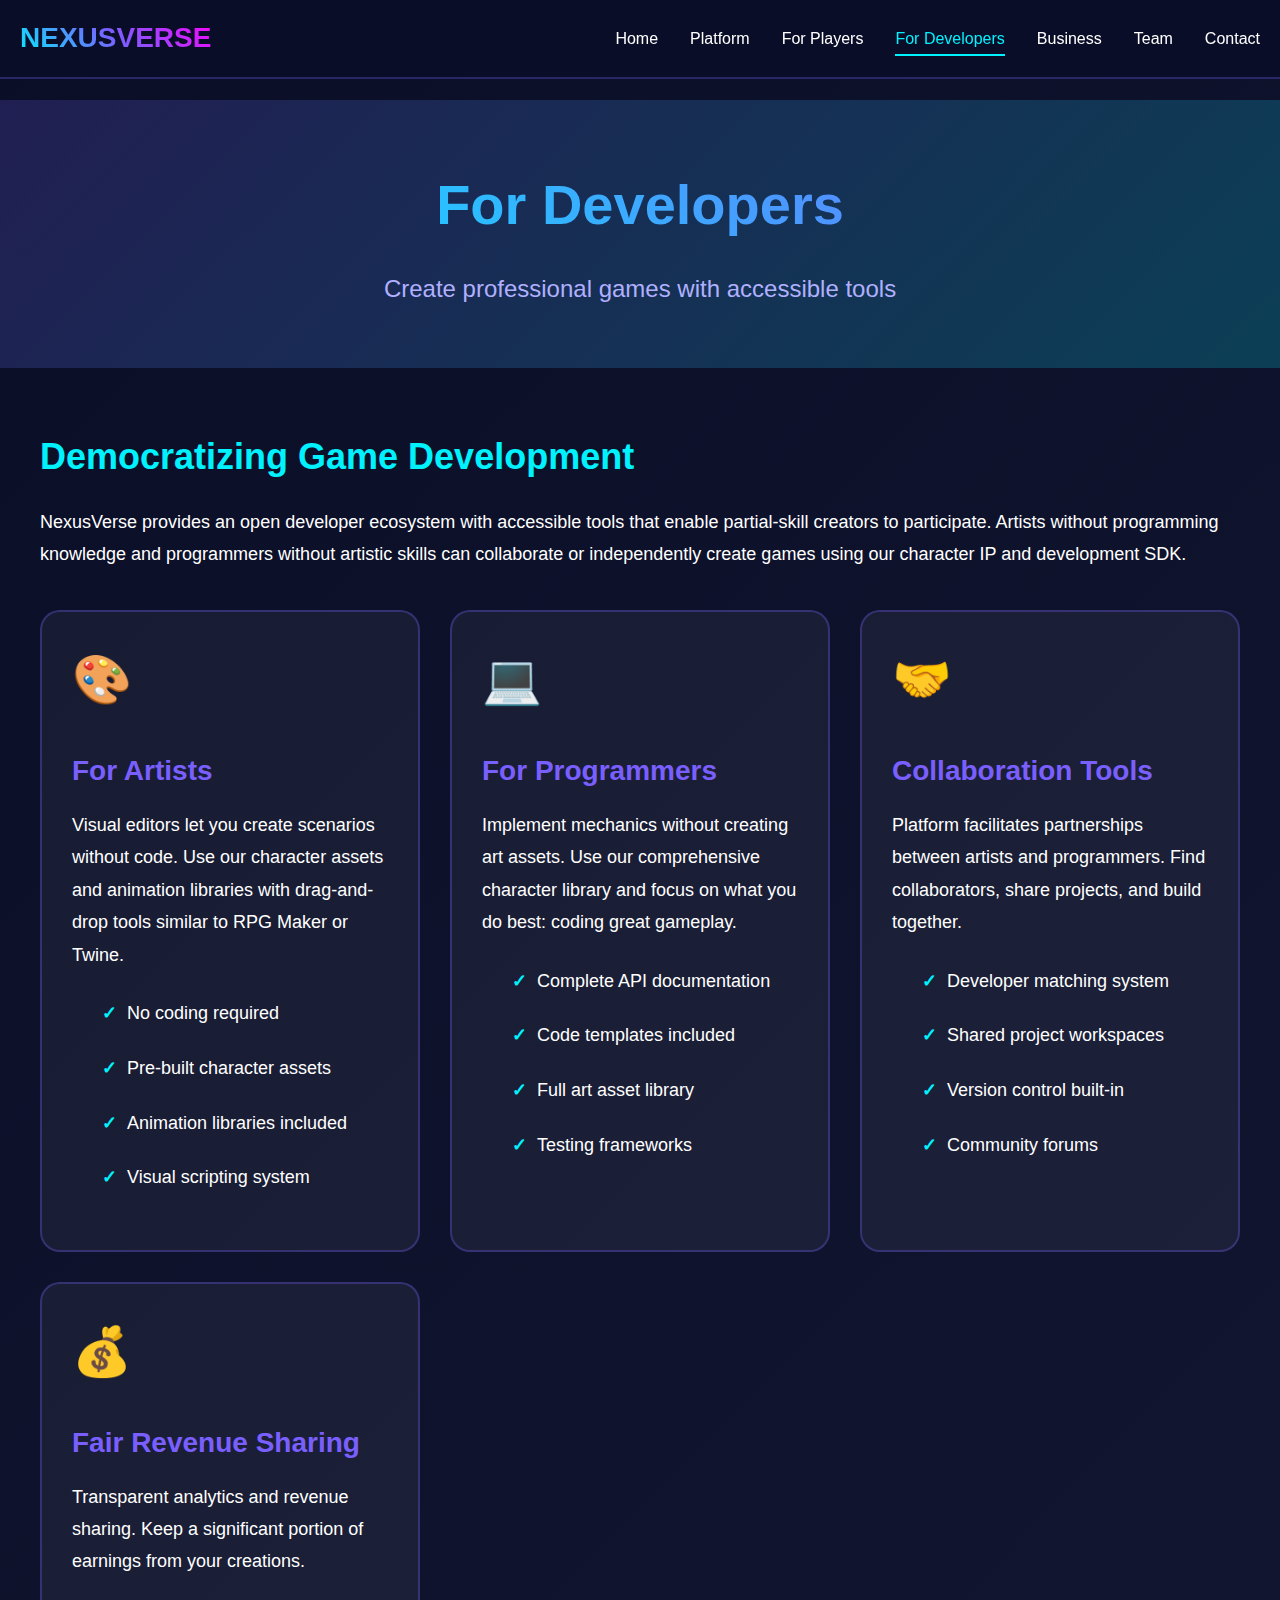
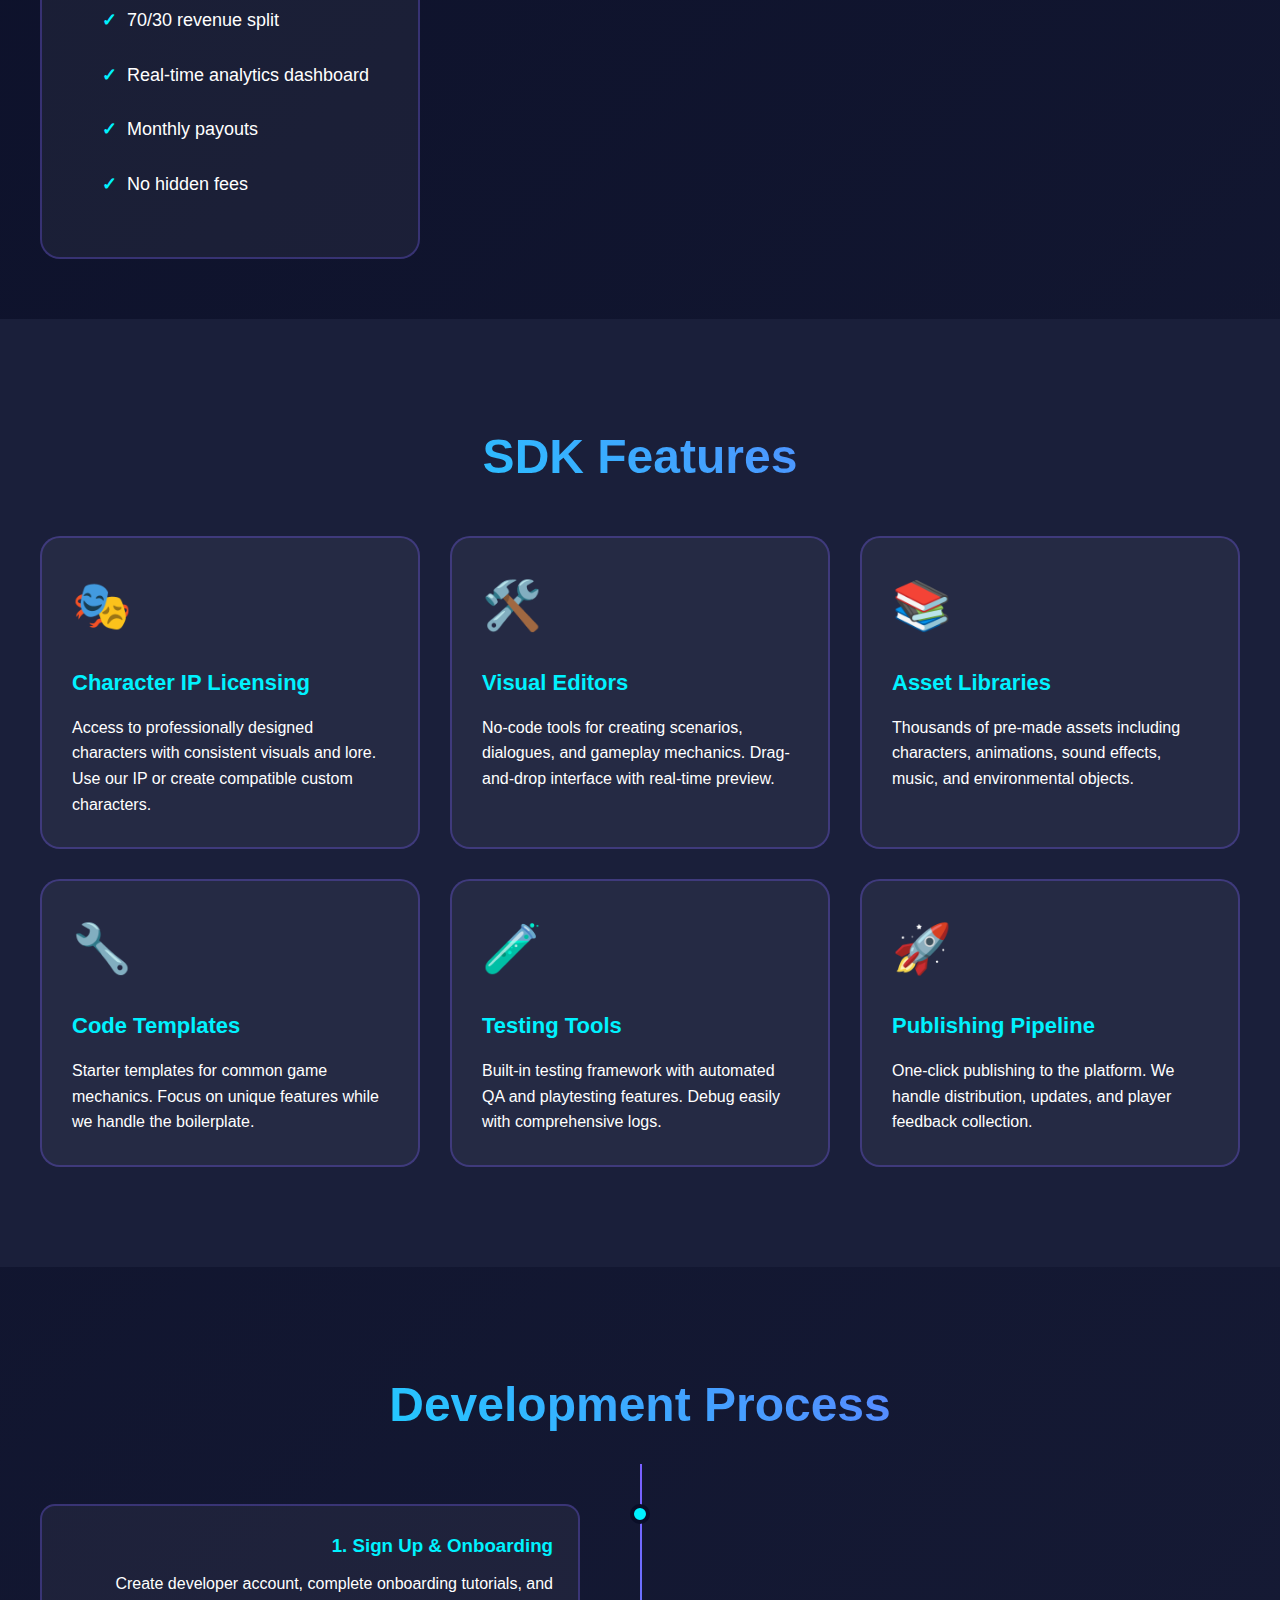
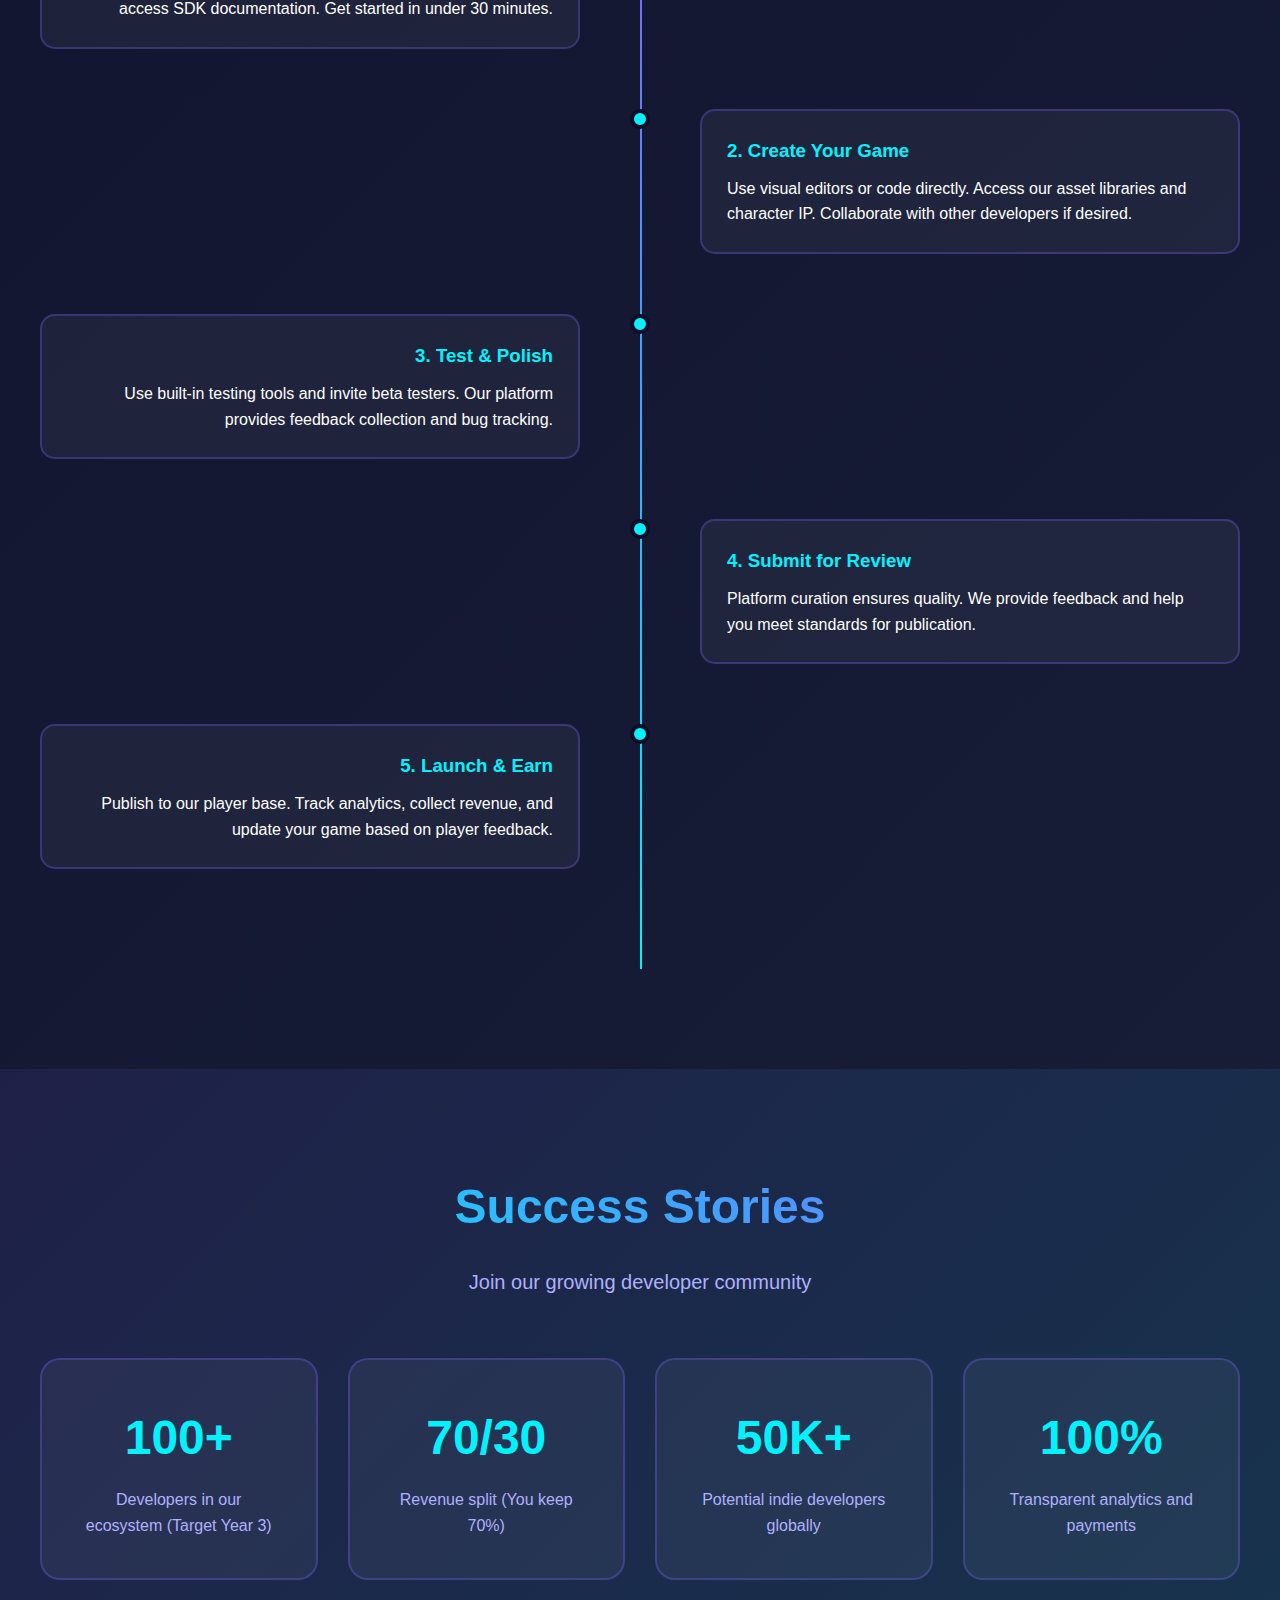
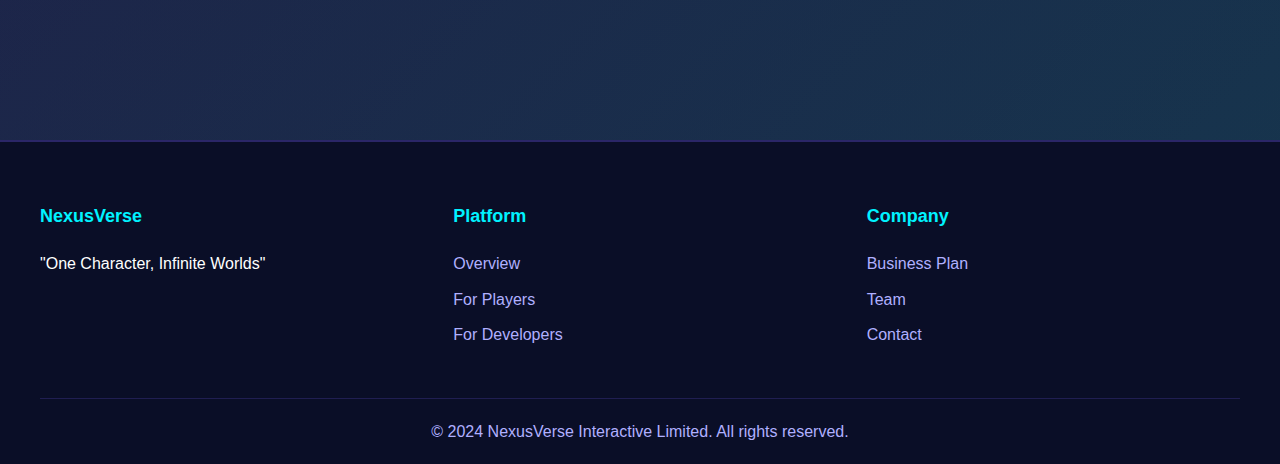
<file: for-developers.html>
<!DOCTYPE html>
<html lang="en">
<head>
    <meta charset="UTF-8">
    <meta name="viewport" content="width=device-width, initial-scale=1.0">
    <title>For Developers - NexusVerse</title>
    <link rel="stylesheet" href="styles.css">
</head>
<body class="content-page">
    <nav class="navbar">
        <div class="nav-container">
            <div class="logo">NEXUSVERSE</div>
            <div class="nav-menu">
                <a href="index.html" class="nav-link">Home</a>
                <a href="platform.html" class="nav-link">Platform</a>
                <a href="for-players.html" class="nav-link">For Players</a>
                <a href="for-developers.html" class="nav-link active">For Developers</a>
                <a href="business.html" class="nav-link">Business</a>
                <a href="team.html" class="nav-link">Team</a>
                <a href="contact.html" class="nav-link">Contact</a>
            </div>
            <button class="nav-toggle" id="navToggle">☰</button>
        </div>
    </nav>

    <div class="page-header">
        <h1 class="page-title">For Developers</h1>
        <p class="page-subtitle">Create professional games with accessible tools</p>
    </div>

    <div class="content-section">
        <div class="container">
            <h2>Democratizing Game Development</h2>
            <p>NexusVerse provides an open developer ecosystem with accessible tools that enable partial-skill creators to participate. Artists without programming knowledge and programmers without artistic skills can collaborate or independently create games using our character IP and development SDK.</p>

            <div class="features-grid" style="margin-top: 40px;">
                <div class="feature-card">
                    <div class="feature-icon">🎨</div>
                    <h3>For Artists</h3>
                    <p>Visual editors let you create scenarios without code. Use our character assets and animation libraries with drag-and-drop tools similar to RPG Maker or Twine.</p>
                    <ul class="feature-list">
                        <li>No coding required</li>
                        <li>Pre-built character assets</li>
                        <li>Animation libraries included</li>
                        <li>Visual scripting system</li>
                    </ul>
                </div>

                <div class="feature-card">
                    <div class="feature-icon">💻</div>
                    <h3>For Programmers</h3>
                    <p>Implement mechanics without creating art assets. Use our comprehensive character library and focus on what you do best: coding great gameplay.</p>
                    <ul class="feature-list">
                        <li>Complete API documentation</li>
                        <li>Code templates included</li>
                        <li>Full art asset library</li>
                        <li>Testing frameworks</li>
                    </ul>
                </div>

                <div class="feature-card">
                    <div class="feature-icon">🤝</div>
                    <h3>Collaboration Tools</h3>
                    <p>Platform facilitates partnerships between artists and programmers. Find collaborators, share projects, and build together.</p>
                    <ul class="feature-list">
                        <li>Developer matching system</li>
                        <li>Shared project workspaces</li>
                        <li>Version control built-in</li>
                        <li>Community forums</li>
                    </ul>
                </div>

                <div class="feature-card">
                    <div class="feature-icon">💰</div>
                    <h3>Fair Revenue Sharing</h3>
                    <p>Transparent analytics and revenue sharing. Keep a significant portion of earnings from your creations.</p>
                    <ul class="feature-list">
                        <li>70/30 revenue split</li>
                        <li>Real-time analytics dashboard</li>
                        <li>Monthly payouts</li>
                        <li>No hidden fees</li>
                    </ul>
                </div>
            </div>
        </div>
    </div>

    <div class="section section-dark">
        <div class="container">
            <h2 class="section-title">SDK Features</h2>

            <div class="problem-grid">
                <div class="problem-card">
                    <div class="problem-icon">🎭</div>
                    <h4>Character IP Licensing</h4>
                    <p>Access to professionally designed characters with consistent visuals and lore. Use our IP or create compatible custom characters.</p>
                </div>

                <div class="problem-card">
                    <div class="problem-icon">🛠️</div>
                    <h4>Visual Editors</h4>
                    <p>No-code tools for creating scenarios, dialogues, and gameplay mechanics. Drag-and-drop interface with real-time preview.</p>
                </div>

                <div class="problem-card">
                    <div class="problem-icon">📚</div>
                    <h4>Asset Libraries</h4>
                    <p>Thousands of pre-made assets including characters, animations, sound effects, music, and environmental objects.</p>
                </div>

                <div class="problem-card">
                    <div class="problem-icon">🔧</div>
                    <h4>Code Templates</h4>
                    <p>Starter templates for common game mechanics. Focus on unique features while we handle the boilerplate.</p>
                </div>

                <div class="problem-card">
                    <div class="problem-icon">🧪</div>
                    <h4>Testing Tools</h4>
                    <p>Built-in testing framework with automated QA and playtesting features. Debug easily with comprehensive logs.</p>
                </div>

                <div class="problem-card">
                    <div class="problem-icon">🚀</div>
                    <h4>Publishing Pipeline</h4>
                    <p>One-click publishing to the platform. We handle distribution, updates, and player feedback collection.</p>
                </div>
            </div>
        </div>
    </div>

    <div class="section">
        <div class="container">
            <h2 class="section-title">Development Process</h2>

            <div class="timeline">
                <div class="timeline-item">
                    <div class="timeline-marker"></div>
                    <div class="timeline-content">
                        <h3>1. Sign Up & Onboarding</h3>
                        <p>Create developer account, complete onboarding tutorials, and access SDK documentation. Get started in under 30 minutes.</p>
                    </div>
                </div>

                <div class="timeline-item">
                    <div class="timeline-marker"></div>
                    <div class="timeline-content">
                        <h3>2. Create Your Game</h3>
                        <p>Use visual editors or code directly. Access our asset libraries and character IP. Collaborate with other developers if desired.</p>
                    </div>
                </div>

                <div class="timeline-item">
                    <div class="timeline-marker"></div>
                    <div class="timeline-content">
                        <h3>3. Test & Polish</h3>
                        <p>Use built-in testing tools and invite beta testers. Our platform provides feedback collection and bug tracking.</p>
                    </div>
                </div>

                <div class="timeline-item">
                    <div class="timeline-marker"></div>
                    <div class="timeline-content">
                        <h3>4. Submit for Review</h3>
                        <p>Platform curation ensures quality. We provide feedback and help you meet standards for publication.</p>
                    </div>
                </div>

                <div class="timeline-item">
                    <div class="timeline-marker"></div>
                    <div class="timeline-content">
                        <h3>5. Launch & Earn</h3>
                        <p>Publish to our player base. Track analytics, collect revenue, and update your game based on player feedback.</p>
                    </div>
                </div>
            </div>
        </div>
    </div>

    <div class="section section-highlight">
        <div class="container">
            <h2 class="section-title">Success Stories</h2>
            <p class="section-subtitle">Join our growing developer community</p>

            <div class="stats-grid">
                <div class="stat-card">
                    <div class="stat-number">100+</div>
                    <div class="stat-label">Developers in our ecosystem (Target Year 3)</div>
                </div>
                <div class="stat-card">
                    <div class="stat-number">70/30</div>
                    <div class="stat-label">Revenue split (You keep 70%)</div>
                </div>
                <div class="stat-card">
                    <div class="stat-number">50K+</div>
                    <div class="stat-label">Potential indie developers globally</div>
                </div>
                <div class="stat-card">
                    <div class="stat-number">100%</div>
                    <div class="stat-label">Transparent analytics and payments</div>
                </div>
            </div>
        </div>
    </div>

    <footer class="footer">
        <div class="container">
            <div class="footer-content">
                <div class="footer-section">
                    <h4>NexusVerse</h4>
                    <p>"One Character, Infinite Worlds"</p>
                </div>
                <div class="footer-section">
                    <h4>Platform</h4>
                    <a href="platform.html">Overview</a>
                    <a href="for-players.html">For Players</a>
                    <a href="for-developers.html">For Developers</a>
                </div>
                <div class="footer-section">
                    <h4>Company</h4>
                    <a href="business.html">Business Plan</a>
                    <a href="team.html">Team</a>
                    <a href="contact.html">Contact</a>
                </div>
            </div>
            <div class="footer-bottom">
                <p>&copy; 2024 NexusVerse Interactive Limited. All rights reserved.</p>
            </div>
        </div>
    </footer>

    <script src="animations.js"></script>
</body>
</html>
</file>
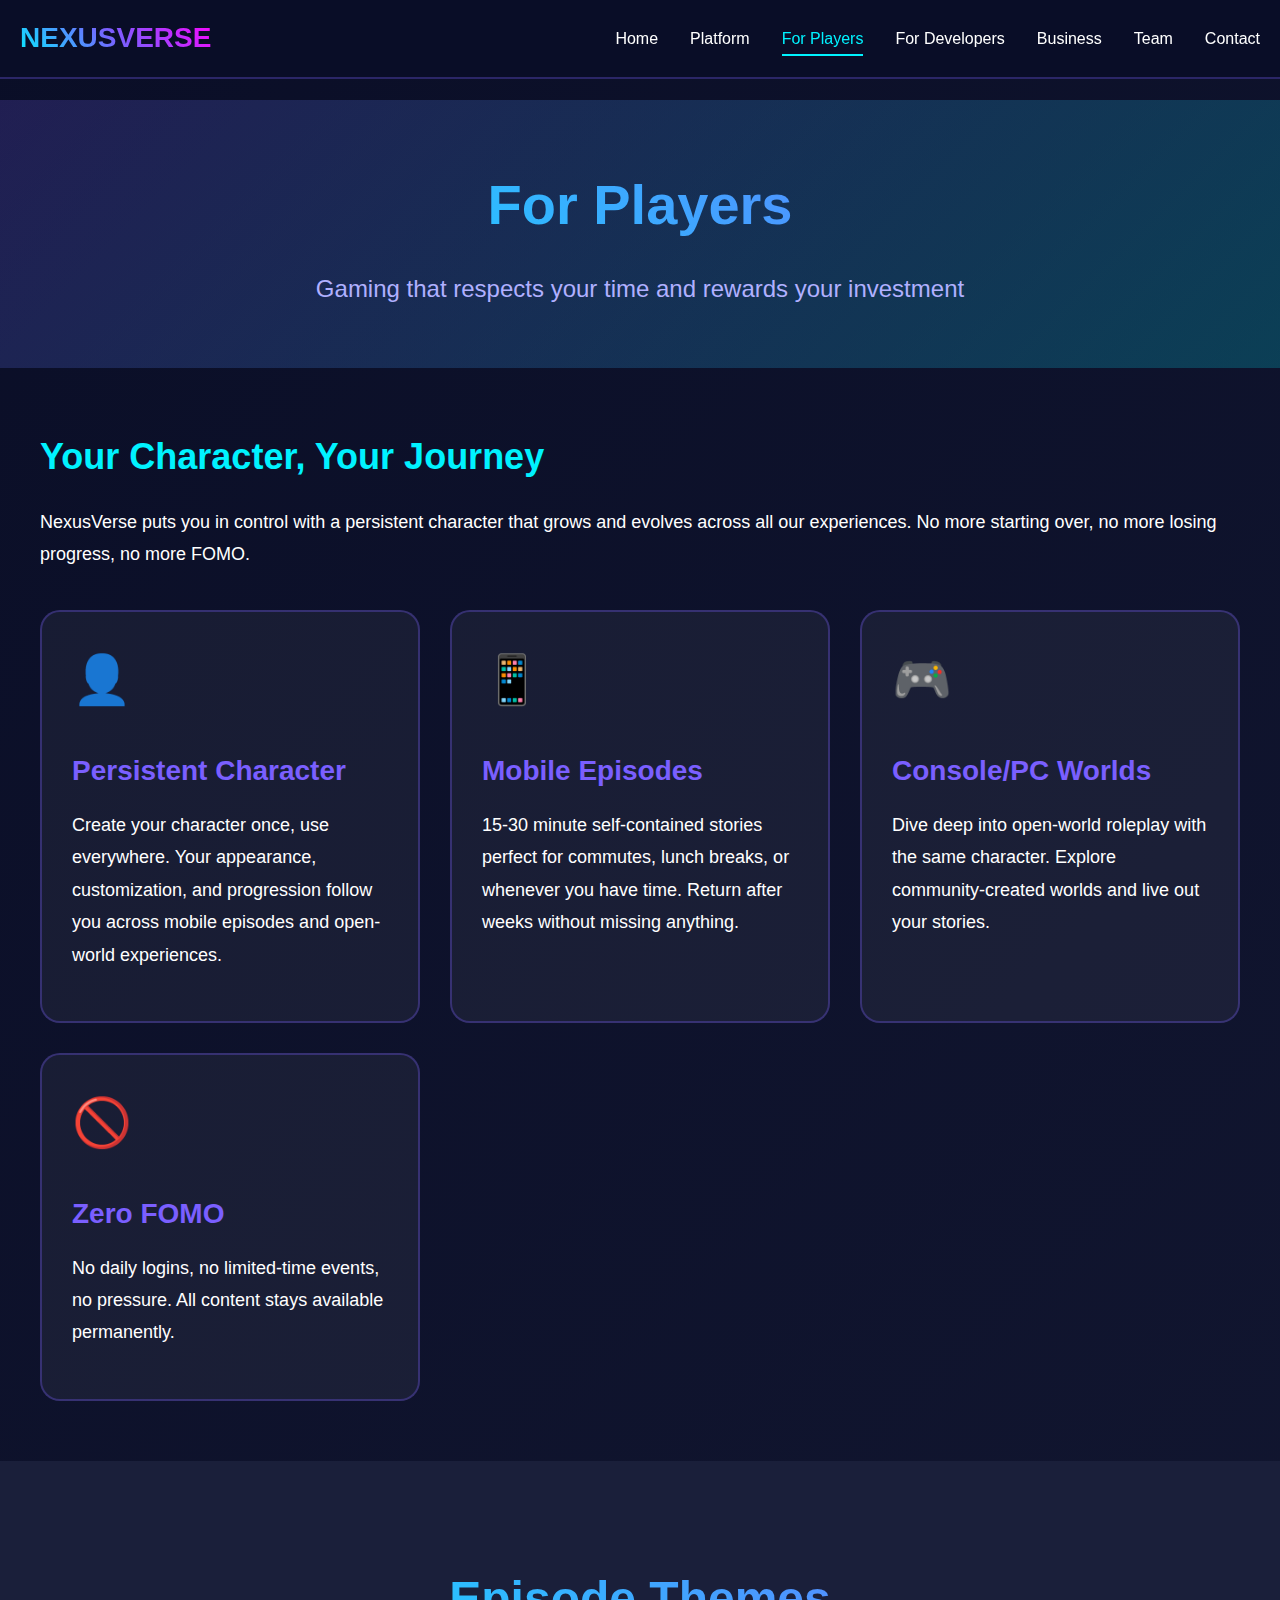
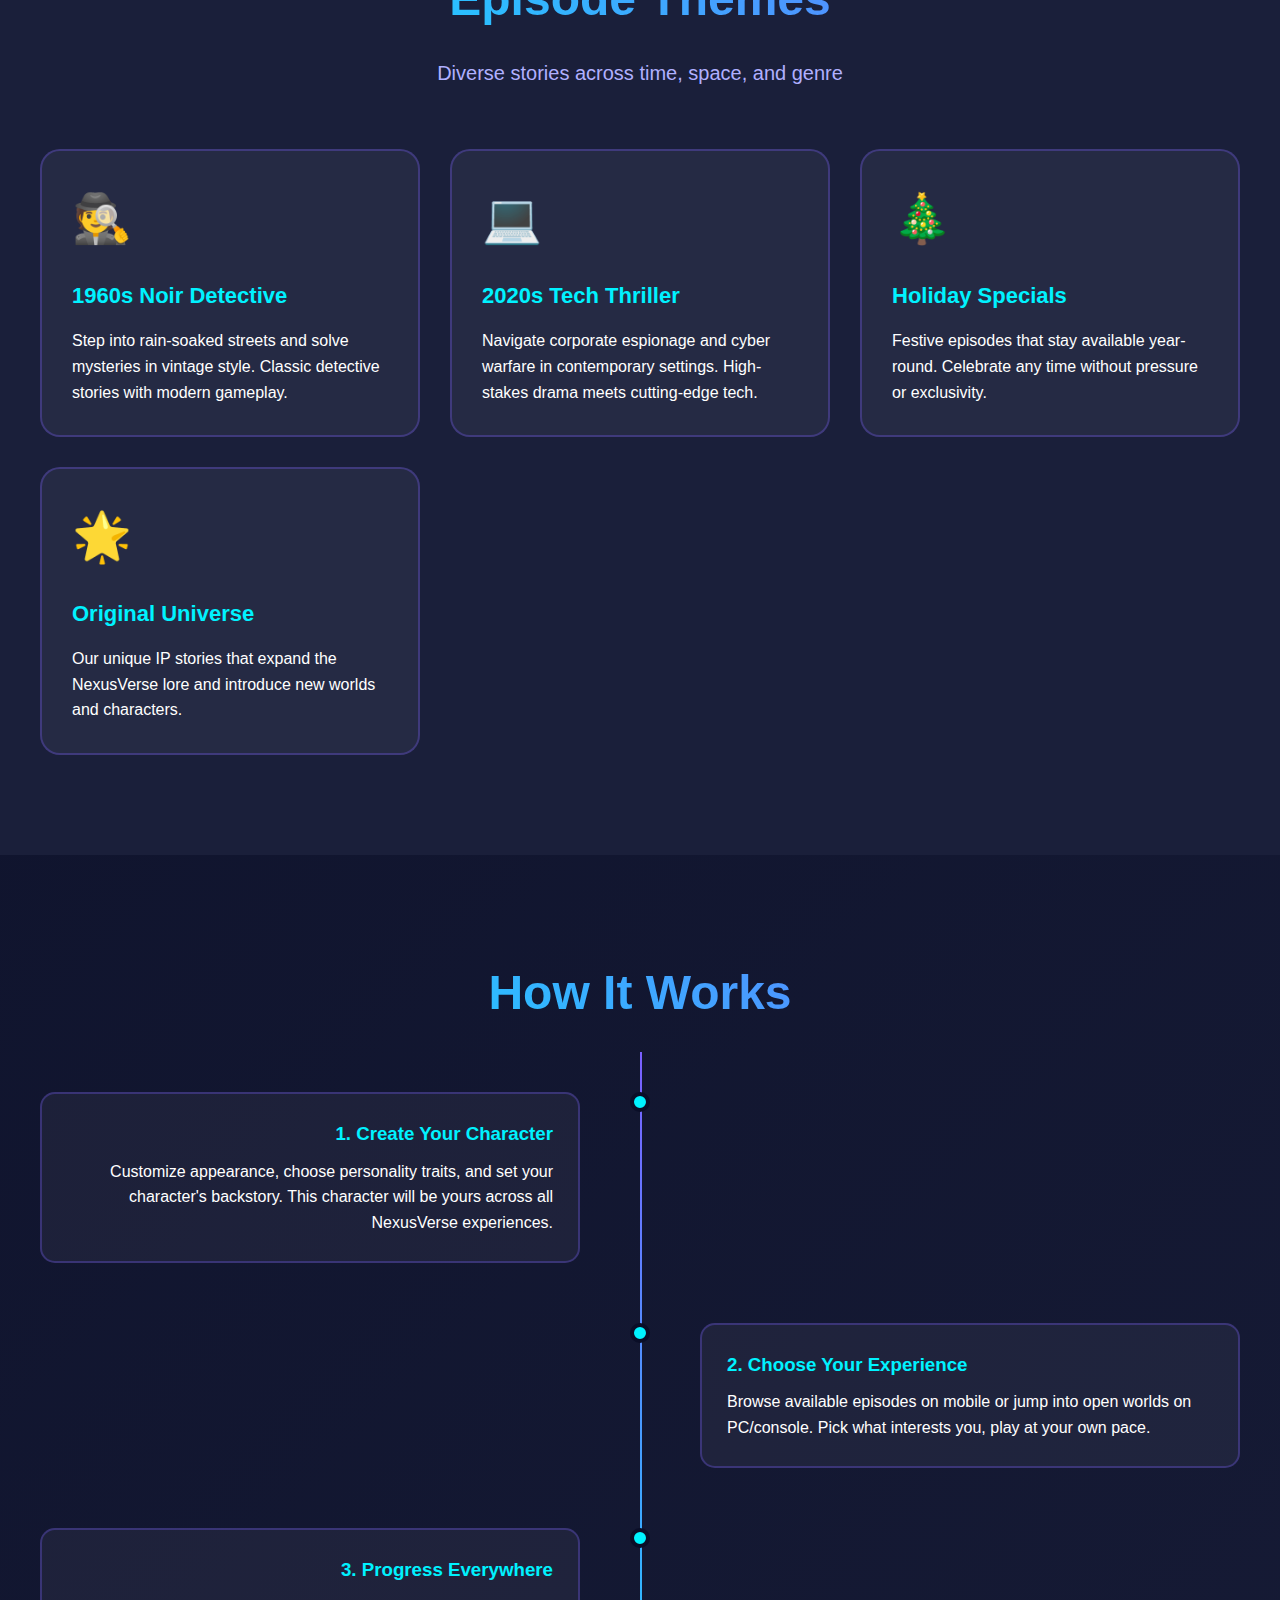
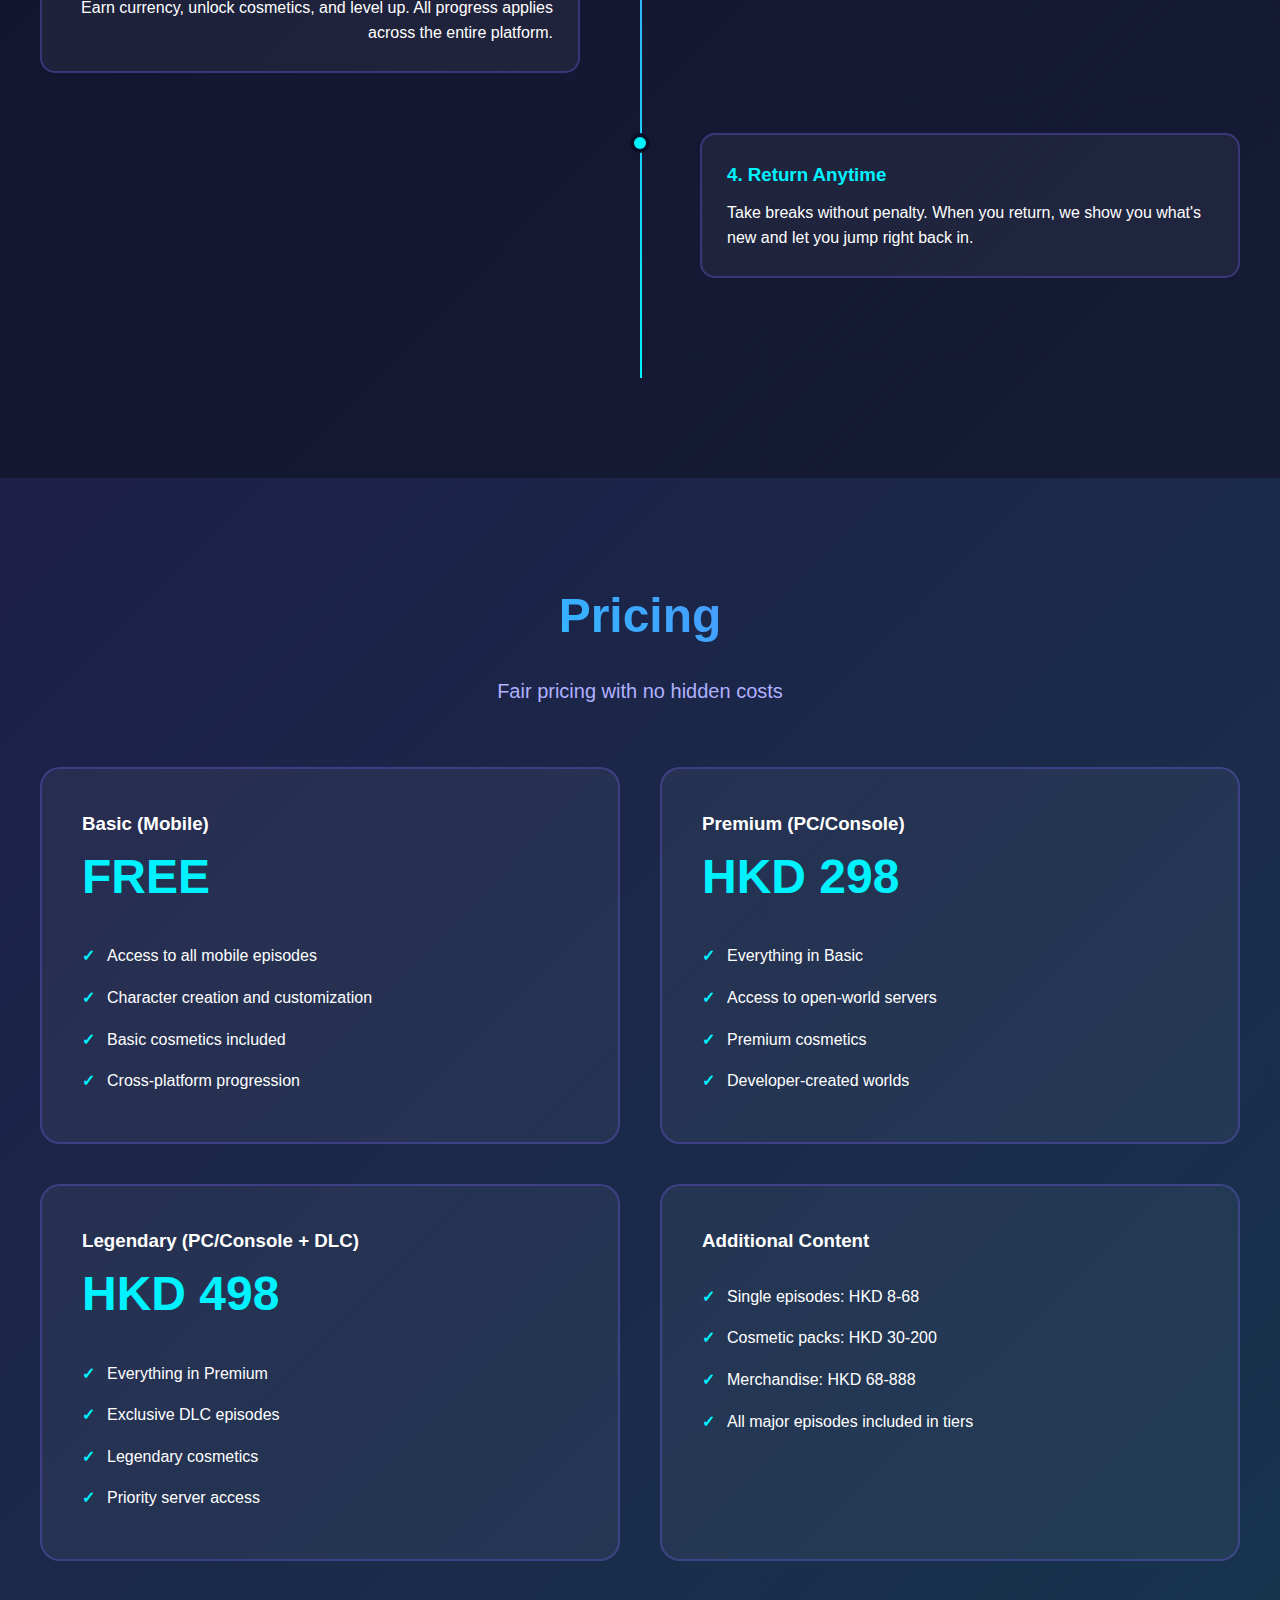
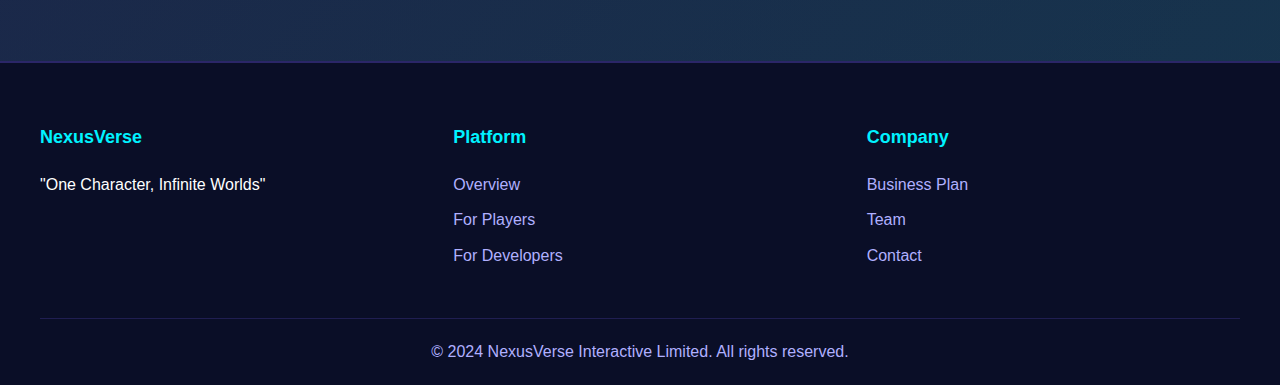
<file: for-players.html>
<!DOCTYPE html>
<html lang="en">
<head>
    <meta charset="UTF-8">
    <meta name="viewport" content="width=device-width, initial-scale=1.0">
    <title>For Players - NexusVerse</title>
    <link rel="stylesheet" href="styles.css">
</head>
<body class="content-page">
    <nav class="navbar">
        <div class="nav-container">
            <div class="logo">NEXUSVERSE</div>
            <div class="nav-menu">
                <a href="index.html" class="nav-link">Home</a>
                <a href="platform.html" class="nav-link">Platform</a>
                <a href="for-players.html" class="nav-link active">For Players</a>
                <a href="for-developers.html" class="nav-link">For Developers</a>
                <a href="business.html" class="nav-link">Business</a>
                <a href="team.html" class="nav-link">Team</a>
                <a href="contact.html" class="nav-link">Contact</a>
            </div>
            <button class="nav-toggle" id="navToggle">☰</button>
        </div>
    </nav>

    <div class="page-header">
        <h1 class="page-title">For Players</h1>
        <p class="page-subtitle">Gaming that respects your time and rewards your investment</p>
    </div>

    <div class="content-section">
        <div class="container">
            <h2>Your Character, Your Journey</h2>
            <p>NexusVerse puts you in control with a persistent character that grows and evolves across all our experiences. No more starting over, no more losing progress, no more FOMO.</p>

            <div class="features-grid" style="margin-top: 40px;">
                <div class="feature-card">
                    <div class="feature-icon">👤</div>
                    <h3>Persistent Character</h3>
                    <p>Create your character once, use everywhere. Your appearance, customization, and progression follow you across mobile episodes and open-world experiences.</p>
                </div>

                <div class="feature-card">
                    <div class="feature-icon">📱</div>
                    <h3>Mobile Episodes</h3>
                    <p>15-30 minute self-contained stories perfect for commutes, lunch breaks, or whenever you have time. Return after weeks without missing anything.</p>
                </div>

                <div class="feature-card">
                    <div class="feature-icon">🎮</div>
                    <h3>Console/PC Worlds</h3>
                    <p>Dive deep into open-world roleplay with the same character. Explore community-created worlds and live out your stories.</p>
                </div>

                <div class="feature-card">
                    <div class="feature-icon">🚫</div>
                    <h3>Zero FOMO</h3>
                    <p>No daily logins, no limited-time events, no pressure. All content stays available permanently.</p>
                </div>
            </div>
        </div>
    </div>

    <div class="section section-dark">
        <div class="container">
            <h2 class="section-title">Episode Themes</h2>
            <p class="section-subtitle">Diverse stories across time, space, and genre</p>

            <div class="problem-grid">
                <div class="problem-card">
                    <div class="problem-icon">🕵️</div>
                    <h4>1960s Noir Detective</h4>
                    <p>Step into rain-soaked streets and solve mysteries in vintage style. Classic detective stories with modern gameplay.</p>
                </div>

                <div class="problem-card">
                    <div class="problem-icon">💻</div>
                    <h4>2020s Tech Thriller</h4>
                    <p>Navigate corporate espionage and cyber warfare in contemporary settings. High-stakes drama meets cutting-edge tech.</p>
                </div>

                <div class="problem-card">
                    <div class="problem-icon">🎄</div>
                    <h4>Holiday Specials</h4>
                    <p>Festive episodes that stay available year-round. Celebrate any time without pressure or exclusivity.</p>
                </div>

                <div class="problem-card">
                    <div class="problem-icon">🌟</div>
                    <h4>Original Universe</h4>
                    <p>Our unique IP stories that expand the NexusVerse lore and introduce new worlds and characters.</p>
                </div>
            </div>
        </div>
    </div>

    <div class="section">
        <div class="container">
            <h2 class="section-title">How It Works</h2>

            <div class="timeline">
                <div class="timeline-item">
                    <div class="timeline-marker"></div>
                    <div class="timeline-content">
                        <h3>1. Create Your Character</h3>
                        <p>Customize appearance, choose personality traits, and set your character's backstory. This character will be yours across all NexusVerse experiences.</p>
                    </div>
                </div>

                <div class="timeline-item">
                    <div class="timeline-marker"></div>
                    <div class="timeline-content">
                        <h3>2. Choose Your Experience</h3>
                        <p>Browse available episodes on mobile or jump into open worlds on PC/console. Pick what interests you, play at your own pace.</p>
                    </div>
                </div>

                <div class="timeline-item">
                    <div class="timeline-marker"></div>
                    <div class="timeline-content">
                        <h3>3. Progress Everywhere</h3>
                        <p>Earn currency, unlock cosmetics, and level up. All progress applies across the entire platform.</p>
                    </div>
                </div>

                <div class="timeline-item">
                    <div class="timeline-marker"></div>
                    <div class="timeline-content">
                        <h3>4. Return Anytime</h3>
                        <p>Take breaks without penalty. When you return, we show you what's new and let you jump right back in.</p>
                    </div>
                </div>
            </div>
        </div>
    </div>

    <div class="section section-highlight">
        <div class="container">
            <h2 class="section-title">Pricing</h2>
            <p class="section-subtitle">Fair pricing with no hidden costs</p>

            <div class="market-grid">
                <div class="market-card">
                    <h3>Basic (Mobile)</h3>
                    <div class="stat-number">FREE</div>
                    <ul class="feature-list">
                        <li>Access to all mobile episodes</li>
                        <li>Character creation and customization</li>
                        <li>Basic cosmetics included</li>
                        <li>Cross-platform progression</li>
                    </ul>
                </div>

                <div class="market-card">
                    <h3>Premium (PC/Console)</h3>
                    <div class="stat-number">HKD 298</div>
                    <ul class="feature-list">
                        <li>Everything in Basic</li>
                        <li>Access to open-world servers</li>
                        <li>Premium cosmetics</li>
                        <li>Developer-created worlds</li>
                    </ul>
                </div>

                <div class="market-card">
                    <h3>Legendary (PC/Console + DLC)</h3>
                    <div class="stat-number">HKD 498</div>
                    <ul class="feature-list">
                        <li>Everything in Premium</li>
                        <li>Exclusive DLC episodes</li>
                        <li>Legendary cosmetics</li>
                        <li>Priority server access</li>
                    </ul>
                </div>

                <div class="market-card">
                    <h3>Additional Content</h3>
                    <ul class="feature-list">
                        <li>Single episodes: HKD 8-68</li>
                        <li>Cosmetic packs: HKD 30-200</li>
                        <li>Merchandise: HKD 68-888</li>
                        <li>All major episodes included in tiers</li>
                    </ul>
                </div>
            </div>
        </div>
    </div>

    <footer class="footer">
        <div class="container">
            <div class="footer-content">
                <div class="footer-section">
                    <h4>NexusVerse</h4>
                    <p>"One Character, Infinite Worlds"</p>
                </div>
                <div class="footer-section">
                    <h4>Platform</h4>
                    <a href="platform.html">Overview</a>
                    <a href="for-players.html">For Players</a>
                    <a href="for-developers.html">For Developers</a>
                </div>
                <div class="footer-section">
                    <h4>Company</h4>
                    <a href="business.html">Business Plan</a>
                    <a href="team.html">Team</a>
                    <a href="contact.html">Contact</a>
                </div>
            </div>
            <div class="footer-bottom">
                <p>&copy; 2024 NexusVerse Interactive Limited. All rights reserved.</p>
            </div>
        </div>
    </footer>

    <script src="animations.js"></script>
</body>
</html>
</file>
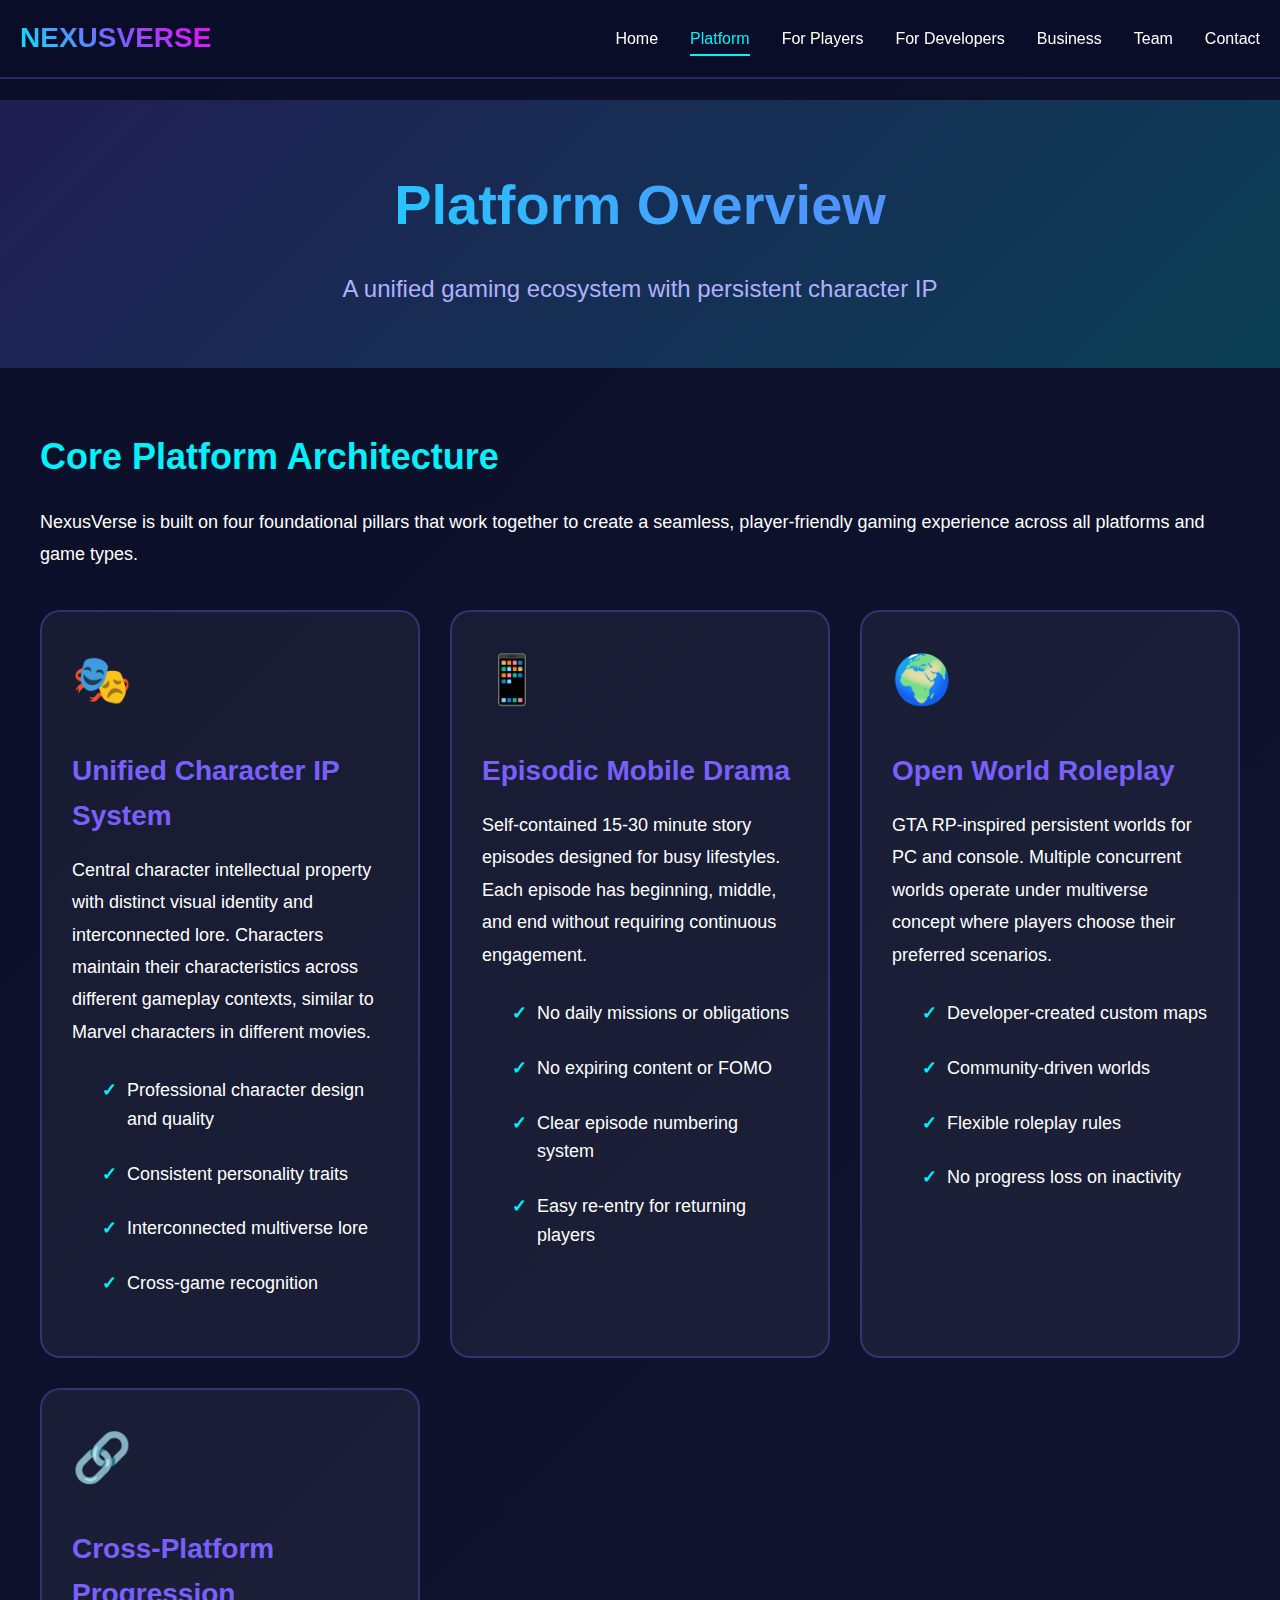
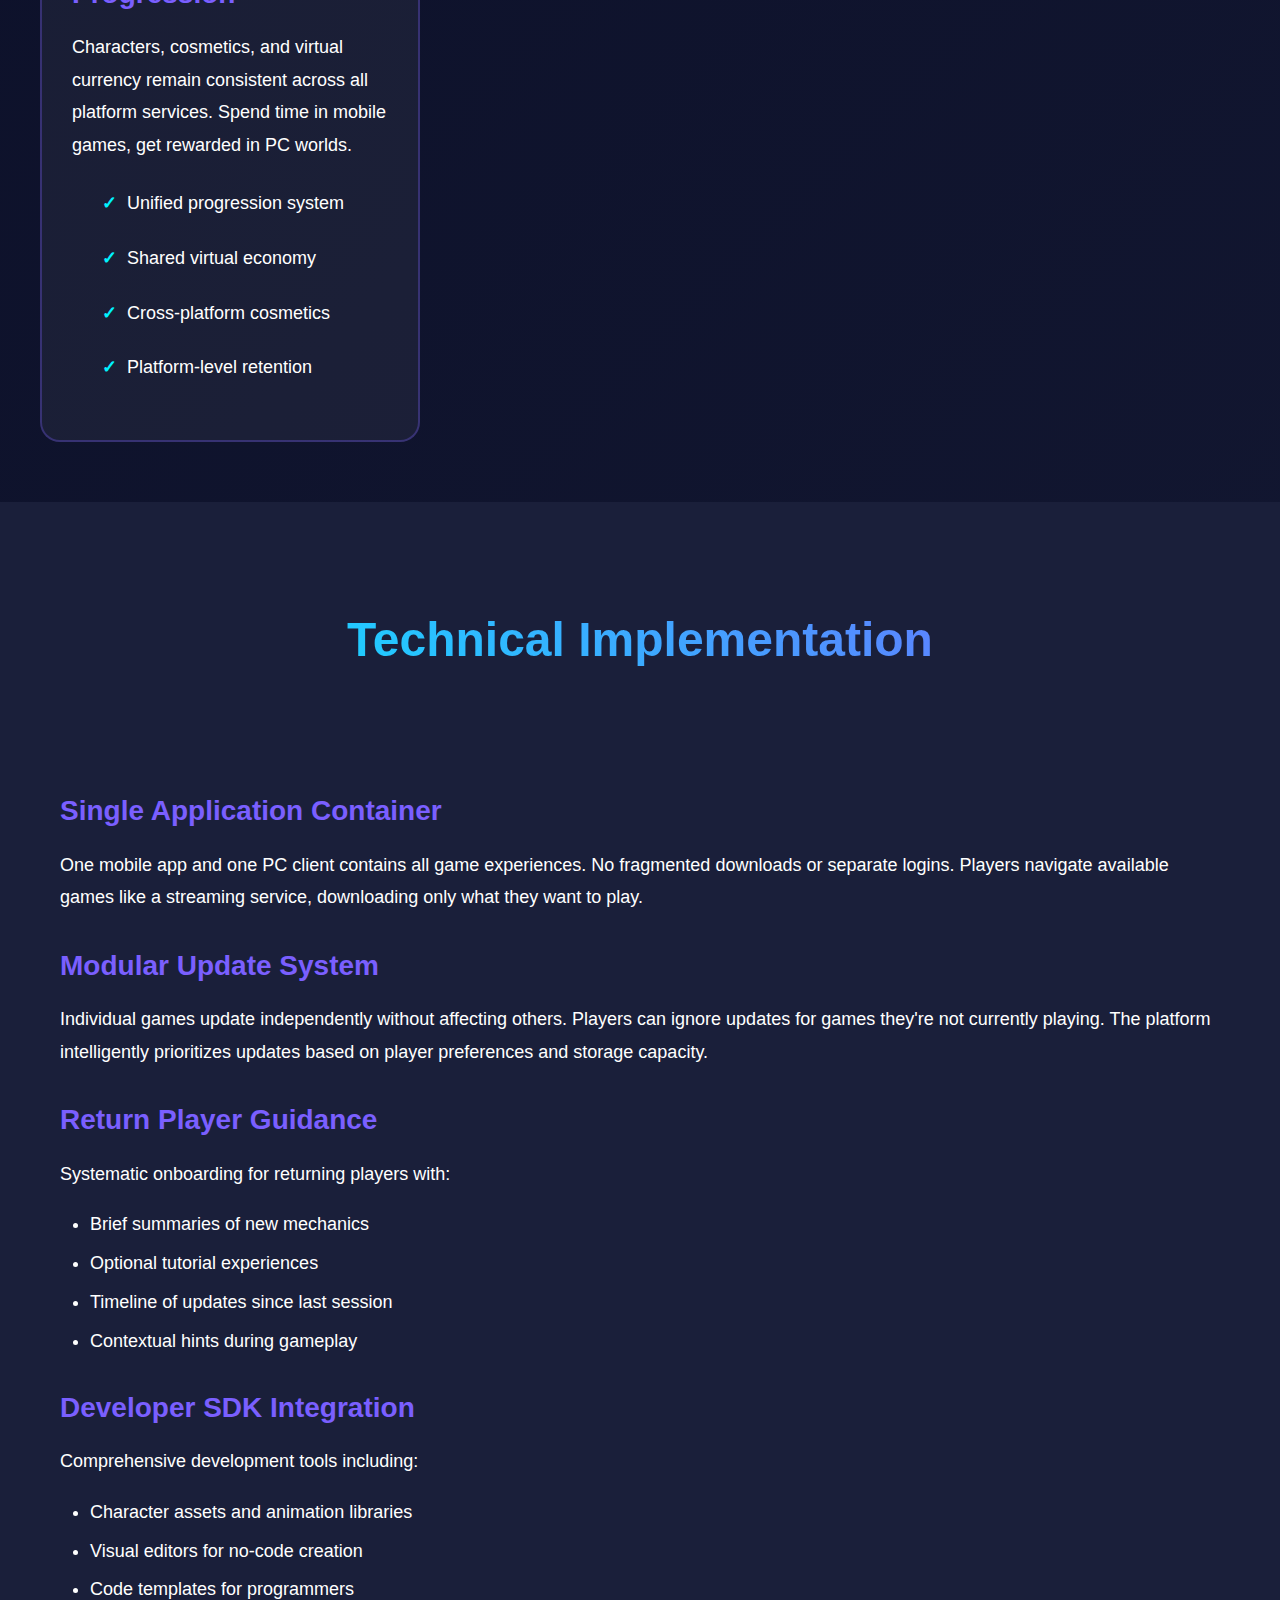
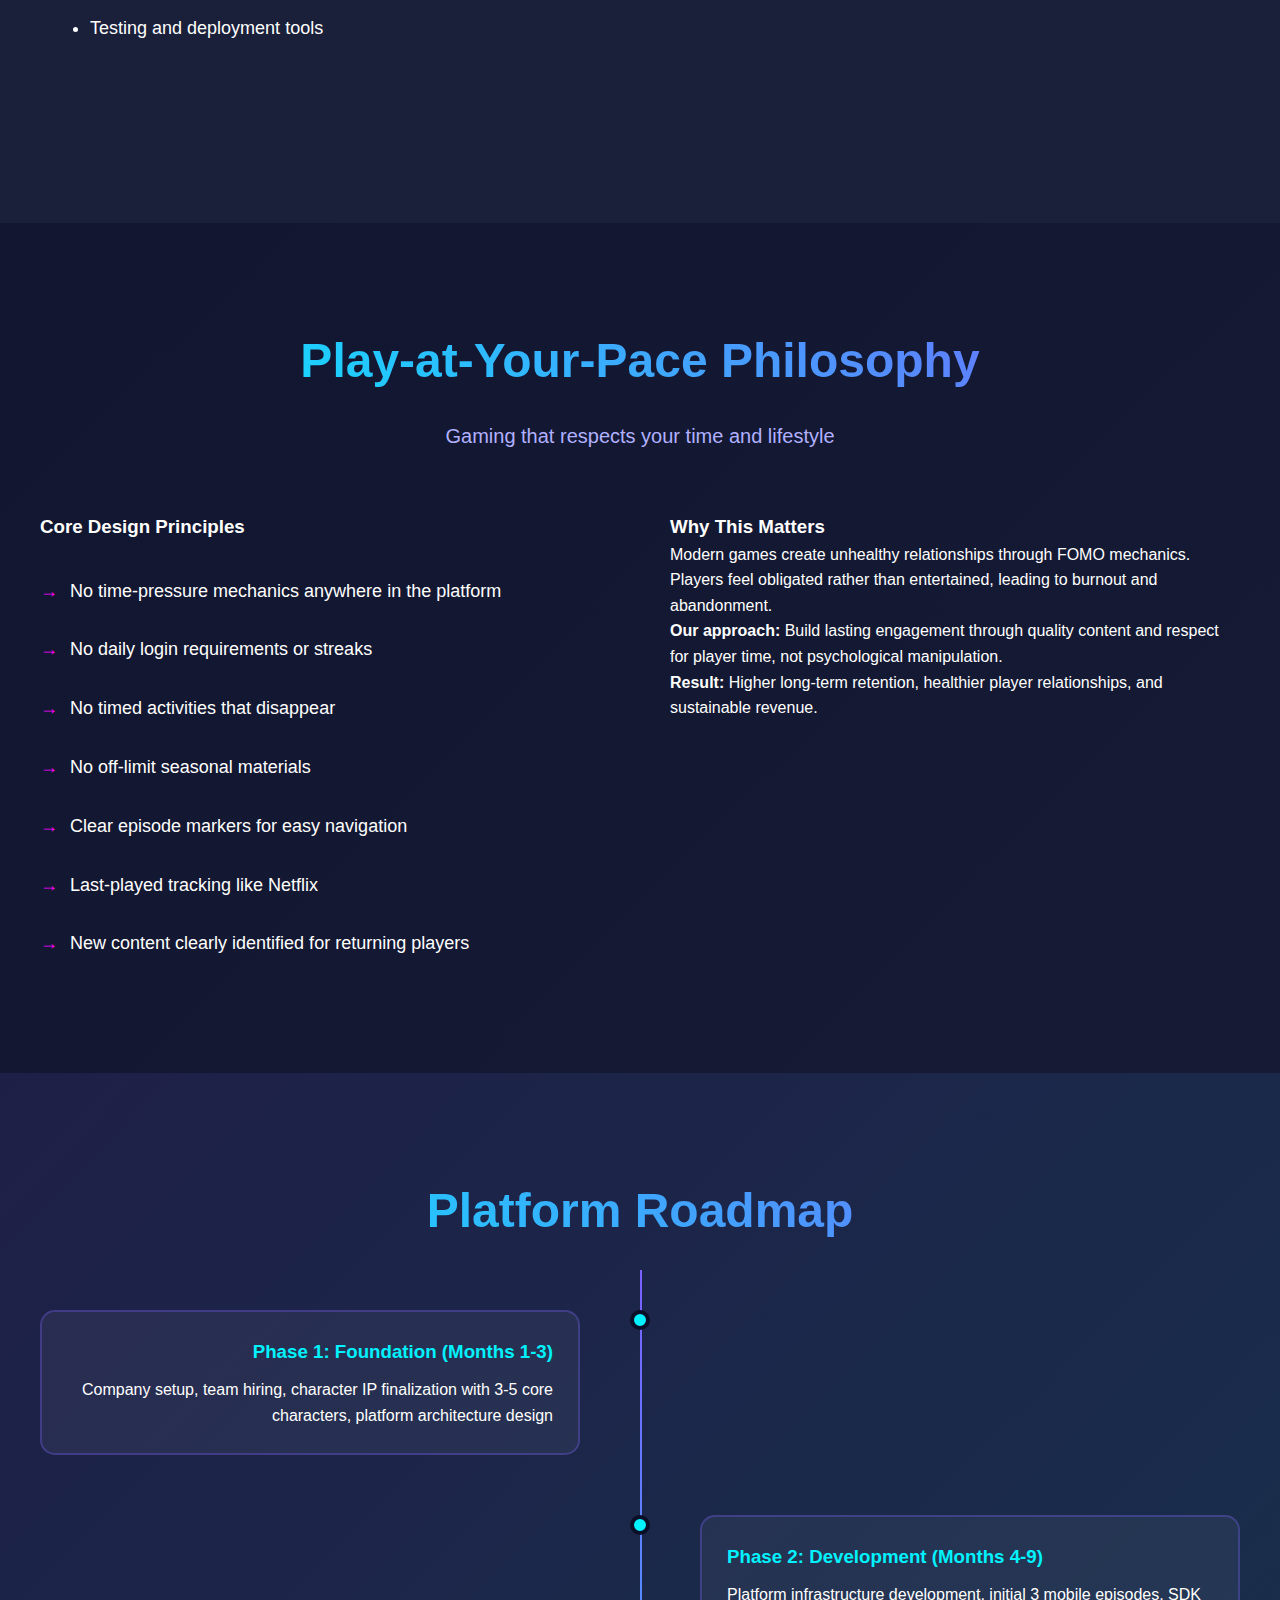
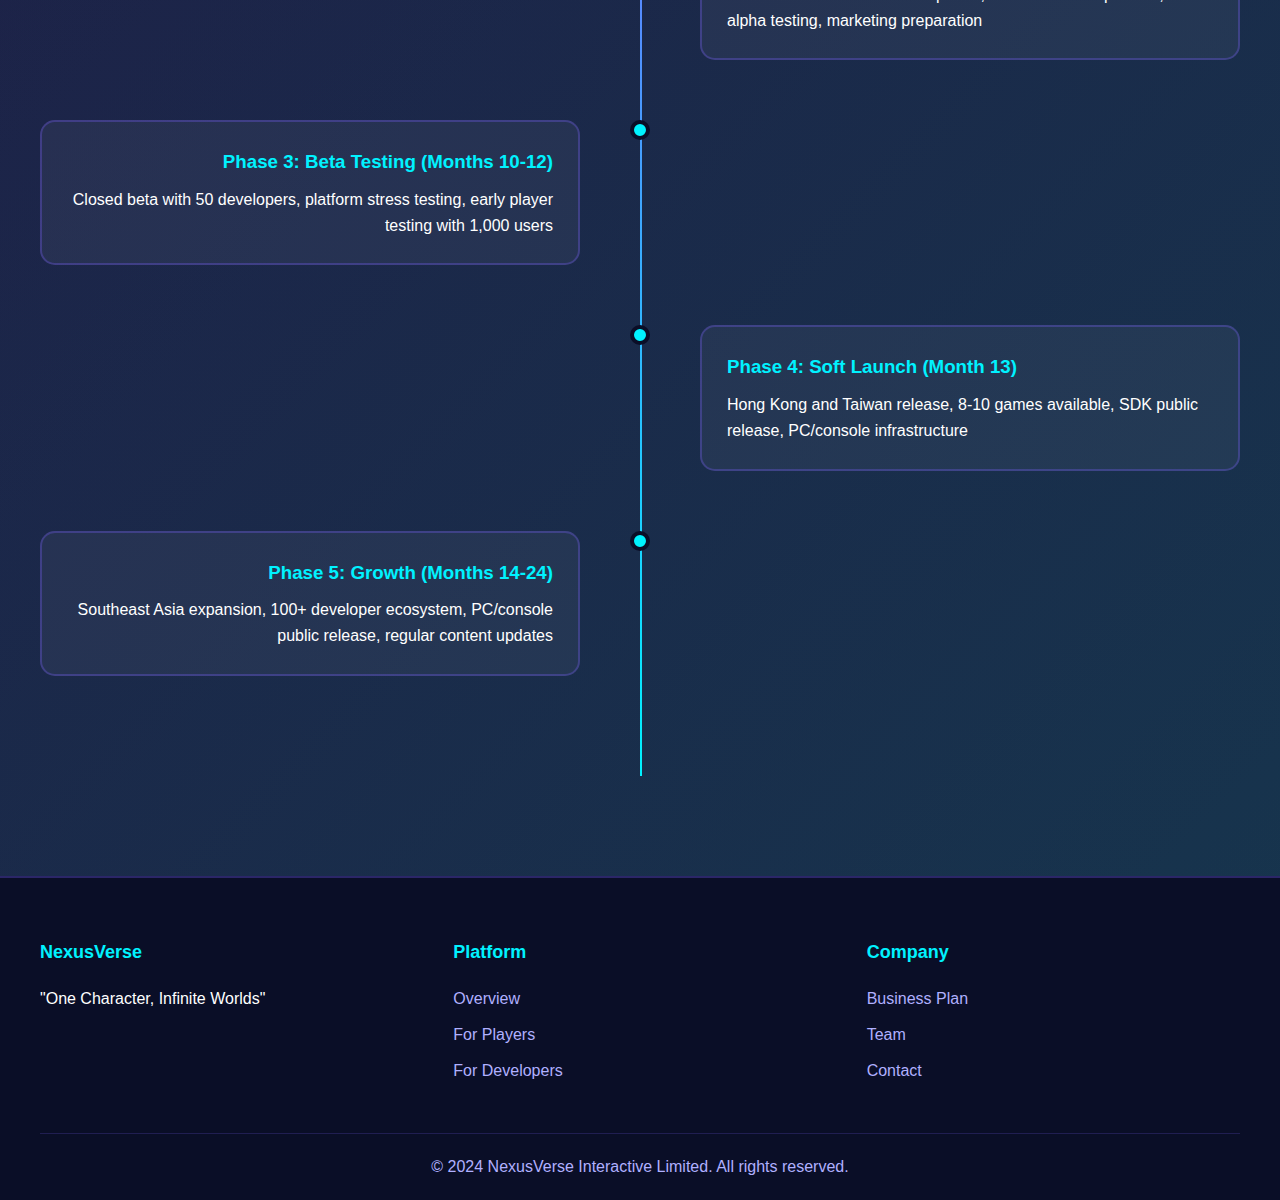
<file: platform.html>
<!DOCTYPE html>
<html lang="en">
<head>
    <meta charset="UTF-8">
    <meta name="viewport" content="width=device-width, initial-scale=1.0">
    <title>Platform Overview - NexusVerse</title>
    <link rel="stylesheet" href="styles.css">
</head>
<body class="content-page">
    <nav class="navbar">
        <div class="nav-container">
            <div class="logo">NEXUSVERSE</div>
            <div class="nav-menu">
                <a href="index.html" class="nav-link">Home</a>
                <a href="platform.html" class="nav-link active">Platform</a>
                <a href="for-players.html" class="nav-link">For Players</a>
                <a href="for-developers.html" class="nav-link">For Developers</a>
                <a href="for-business.html" class="nav-link">Business</a>
                <a href="team.html" class="nav-link">Team</a>
                <a href="contact.html" class="nav-link">Contact</a>
            </div>
            <button class="nav-toggle" id="navToggle">☰</button>
        </div>
    </nav>

    <div class="page-header">
        <h1 class="page-title">Platform Overview</h1>
        <p class="page-subtitle">A unified gaming ecosystem with persistent character IP</p>
    </div>

    <div class="content-section">
        <div class="container">
            <h2>Core Platform Architecture</h2>
            <p>NexusVerse is built on four foundational pillars that work together to create a seamless, player-friendly gaming experience across all platforms and game types.</p>

            <div class="features-grid" style="margin-top: 40px;">
                <div class="feature-card">
                    <div class="feature-icon">🎭</div>
                    <h3>Unified Character IP System</h3>
                    <p>Central character intellectual property with distinct visual identity and interconnected lore. Characters maintain their characteristics across different gameplay contexts, similar to Marvel characters in different movies.</p>
                    <ul class="feature-list">
                        <li>Professional character design and quality</li>
                        <li>Consistent personality traits</li>
                        <li>Interconnected multiverse lore</li>
                        <li>Cross-game recognition</li>
                    </ul>
                </div>

                <div class="feature-card">
                    <div class="feature-icon">📱</div>
                    <h3>Episodic Mobile Drama</h3>
                    <p>Self-contained 15-30 minute story episodes designed for busy lifestyles. Each episode has beginning, middle, and end without requiring continuous engagement.</p>
                    <ul class="feature-list">
                        <li>No daily missions or obligations</li>
                        <li>No expiring content or FOMO</li>
                        <li>Clear episode numbering system</li>
                        <li>Easy re-entry for returning players</li>
                    </ul>
                </div>

                <div class="feature-card">
                    <div class="feature-icon">🌍</div>
                    <h3>Open World Roleplay</h3>
                    <p>GTA RP-inspired persistent worlds for PC and console. Multiple concurrent worlds operate under multiverse concept where players choose their preferred scenarios.</p>
                    <ul class="feature-list">
                        <li>Developer-created custom maps</li>
                        <li>Community-driven worlds</li>
                        <li>Flexible roleplay rules</li>
                        <li>No progress loss on inactivity</li>
                    </ul>
                </div>

                <div class="feature-card">
                    <div class="feature-icon">🔗</div>
                    <h3>Cross-Platform Progression</h3>
                    <p>Characters, cosmetics, and virtual currency remain consistent across all platform services. Spend time in mobile games, get rewarded in PC worlds.</p>
                    <ul class="feature-list">
                        <li>Unified progression system</li>
                        <li>Shared virtual economy</li>
                        <li>Cross-platform cosmetics</li>
                        <li>Platform-level retention</li>
                    </ul>
                </div>
            </div>
        </div>
    </div>

    <div class="section section-dark">
        <div class="container">
            <h2 class="section-title">Technical Implementation</h2>
            
            <div class="content-section">
                <h3>Single Application Container</h3>
                <p>One mobile app and one PC client contains all game experiences. No fragmented downloads or separate logins. Players navigate available games like a streaming service, downloading only what they want to play.</p>

                <h3>Modular Update System</h3>
                <p>Individual games update independently without affecting others. Players can ignore updates for games they're not currently playing. The platform intelligently prioritizes updates based on player preferences and storage capacity.</p>

                <h3>Return Player Guidance</h3>
                <p>Systematic onboarding for returning players with:</p>
                <ul>
                    <li>Brief summaries of new mechanics</li>
                    <li>Optional tutorial experiences</li>
                    <li>Timeline of updates since last session</li>
                    <li>Contextual hints during gameplay</li>
                </ul>

                <h3>Developer SDK Integration</h3>
                <p>Comprehensive development tools including:</p>
                <ul>
                    <li>Character assets and animation libraries</li>
                    <li>Visual editors for no-code creation</li>
                    <li>Code templates for programmers</li>
                    <li>Testing and deployment tools</li>
                </ul>
            </div>
        </div>
    </div>

    <div class="section">
        <div class="container">
            <h2 class="section-title">Play-at-Your-Pace Philosophy</h2>
            <p class="section-subtitle">Gaming that respects your time and lifestyle</p>

            <div class="innovation-content">
                <div class="innovation-text">
                    <h3>Core Design Principles</h3>
                    <ul class="innovation-list">
                        <li>No time-pressure mechanics anywhere in the platform</li>
                        <li>No daily login requirements or streaks</li>
                        <li>No timed activities that disappear</li>
                        <li>No off-limit seasonal materials</li>
                        <li>Clear episode markers for easy navigation</li>
                        <li>Last-played tracking like Netflix</li>
                        <li>New content clearly identified for returning players</li>
                    </ul>
                </div>
                <div>
                    <h3>Why This Matters</h3>
                    <p>Modern games create unhealthy relationships through FOMO mechanics. Players feel obligated rather than entertained, leading to burnout and abandonment.</p>
                    <p><strong>Our approach:</strong> Build lasting engagement through quality content and respect for player time, not psychological manipulation.</p>
                    <p><strong>Result:</strong> Higher long-term retention, healthier player relationships, and sustainable revenue.</p>
                </div>
            </div>
        </div>
    </div>

    <div class="section section-highlight">
        <div class="container">
            <h2 class="section-title">Platform Roadmap</h2>
            
            <div class="timeline">
                <div class="timeline-item">
                    <div class="timeline-marker"></div>
                    <div class="timeline-content">
                        <h3>Phase 1: Foundation (Months 1-3)</h3>
                        <p>Company setup, team hiring, character IP finalization with 3-5 core characters, platform architecture design</p>
                    </div>
                </div>

                <div class="timeline-item">
                    <div class="timeline-marker"></div>
                    <div class="timeline-content">
                        <h3>Phase 2: Development (Months 4-9)</h3>
                        <p>Platform infrastructure development, initial 3 mobile episodes, SDK alpha testing, marketing preparation</p>
                    </div>
                </div>

                <div class="timeline-item">
                    <div class="timeline-marker"></div>
                    <div class="timeline-content">
                        <h3>Phase 3: Beta Testing (Months 10-12)</h3>
                        <p>Closed beta with 50 developers, platform stress testing, early player testing with 1,000 users</p>
                    </div>
                </div>

                <div class="timeline-item">
                    <div class="timeline-marker"></div>
                    <div class="timeline-content">
                        <h3>Phase 4: Soft Launch (Month 13)</h3>
                        <p>Hong Kong and Taiwan release, 8-10 games available, SDK public release, PC/console infrastructure</p>
                    </div>
                </div>

                <div class="timeline-item">
                    <div class="timeline-marker"></div>
                    <div class="timeline-content">
                        <h3>Phase 5: Growth (Months 14-24)</h3>
                        <p>Southeast Asia expansion, 100+ developer ecosystem, PC/console public release, regular content updates</p>
                    </div>
                </div>
            </div>
        </div>
    </div>

    <footer class="footer">
        <div class="container">
            <div class="footer-content">
                <div class="footer-section">
                    <h4>NexusVerse</h4>
                    <p>"One Character, Infinite Worlds"</p>
                </div>
                <div class="footer-section">
                    <h4>Platform</h4>
                    <a href="platform.html">Overview</a>
                    <a href="for-players.html">For Players</a>
                    <a href="for-developers.html">For Developers</a>
                </div>
                <div class="footer-section">
                    <h4>Company</h4>
                    <a href="business.html">Business Plan</a>
                    <a href="team.html">Team</a>
                    <a href="contact.html">Contact</a>
                </div>
            </div>
            <div class="footer-bottom">
                <p>&copy; 2024 NexusVerse Interactive Limited. All rights reserved.</p>
            </div>
        </div>
    </footer>

    <script src="animations.js"></script>
</body>
</html>
</file>
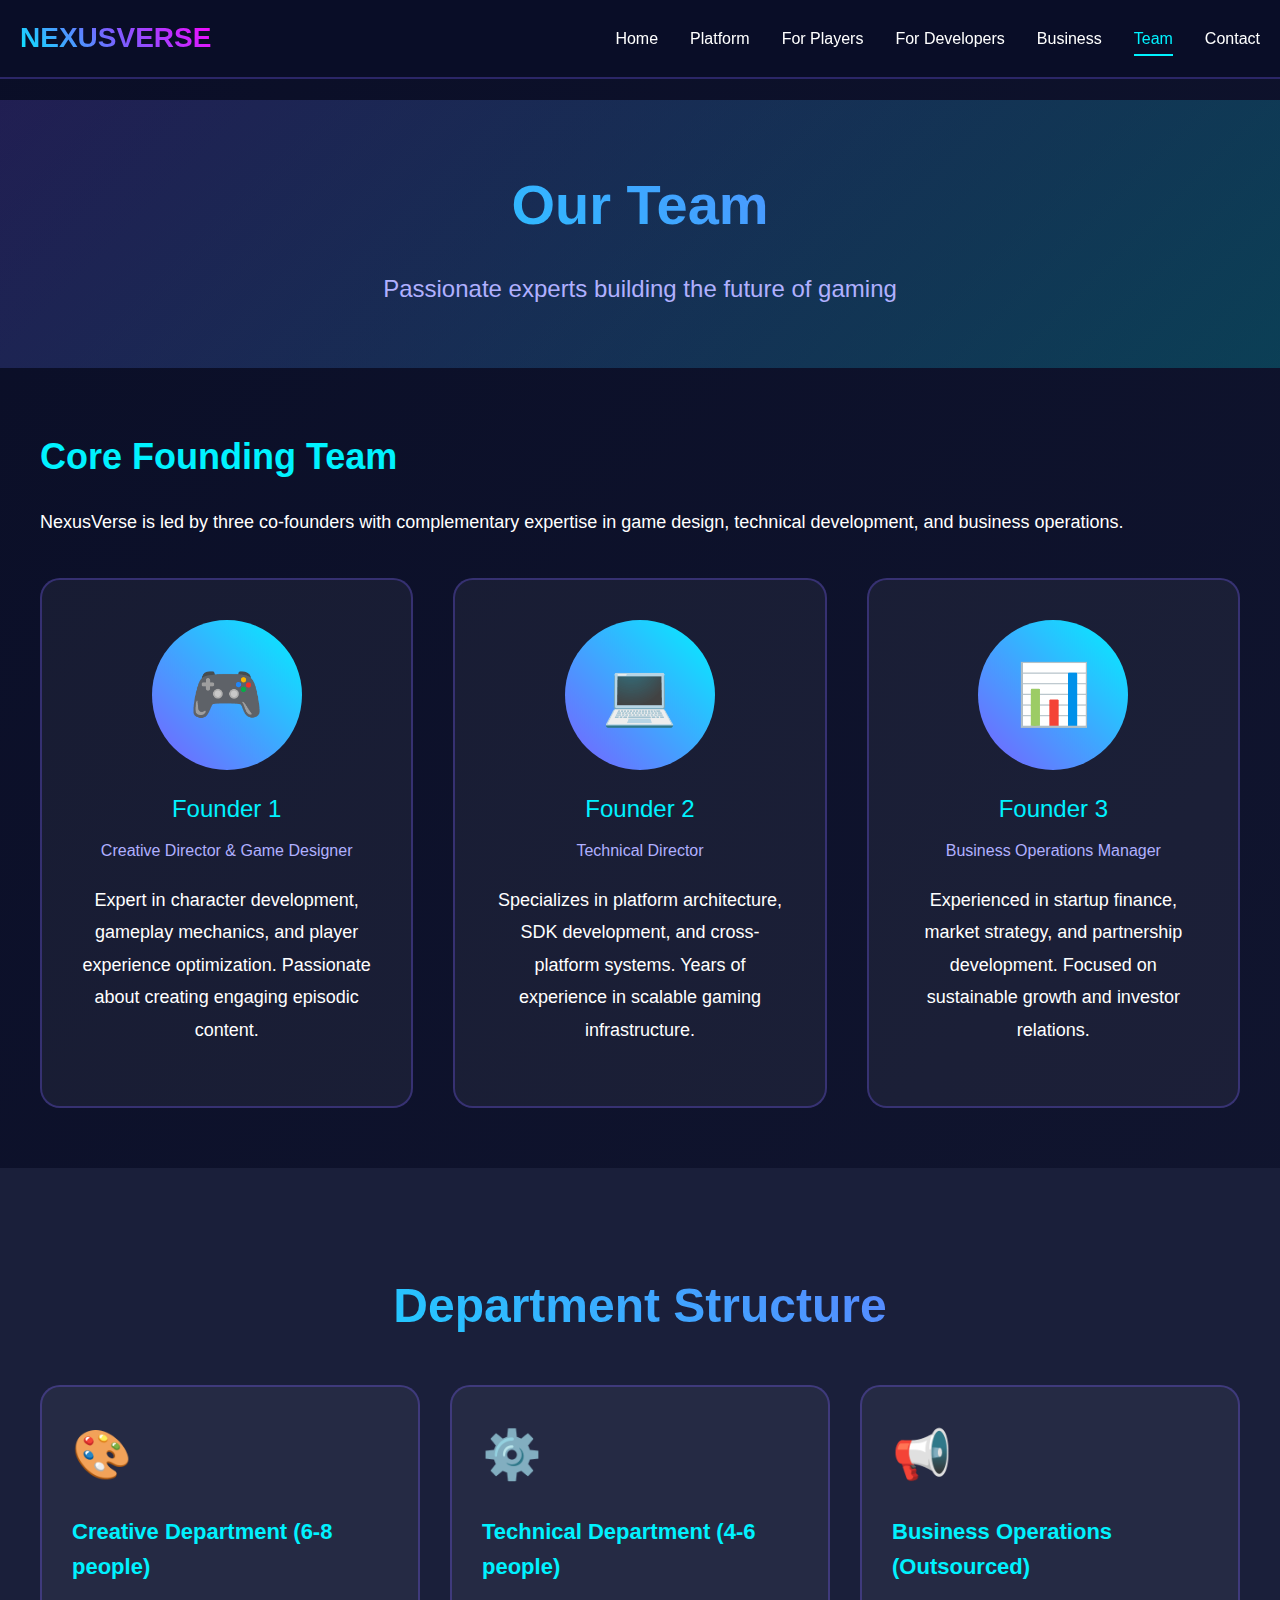
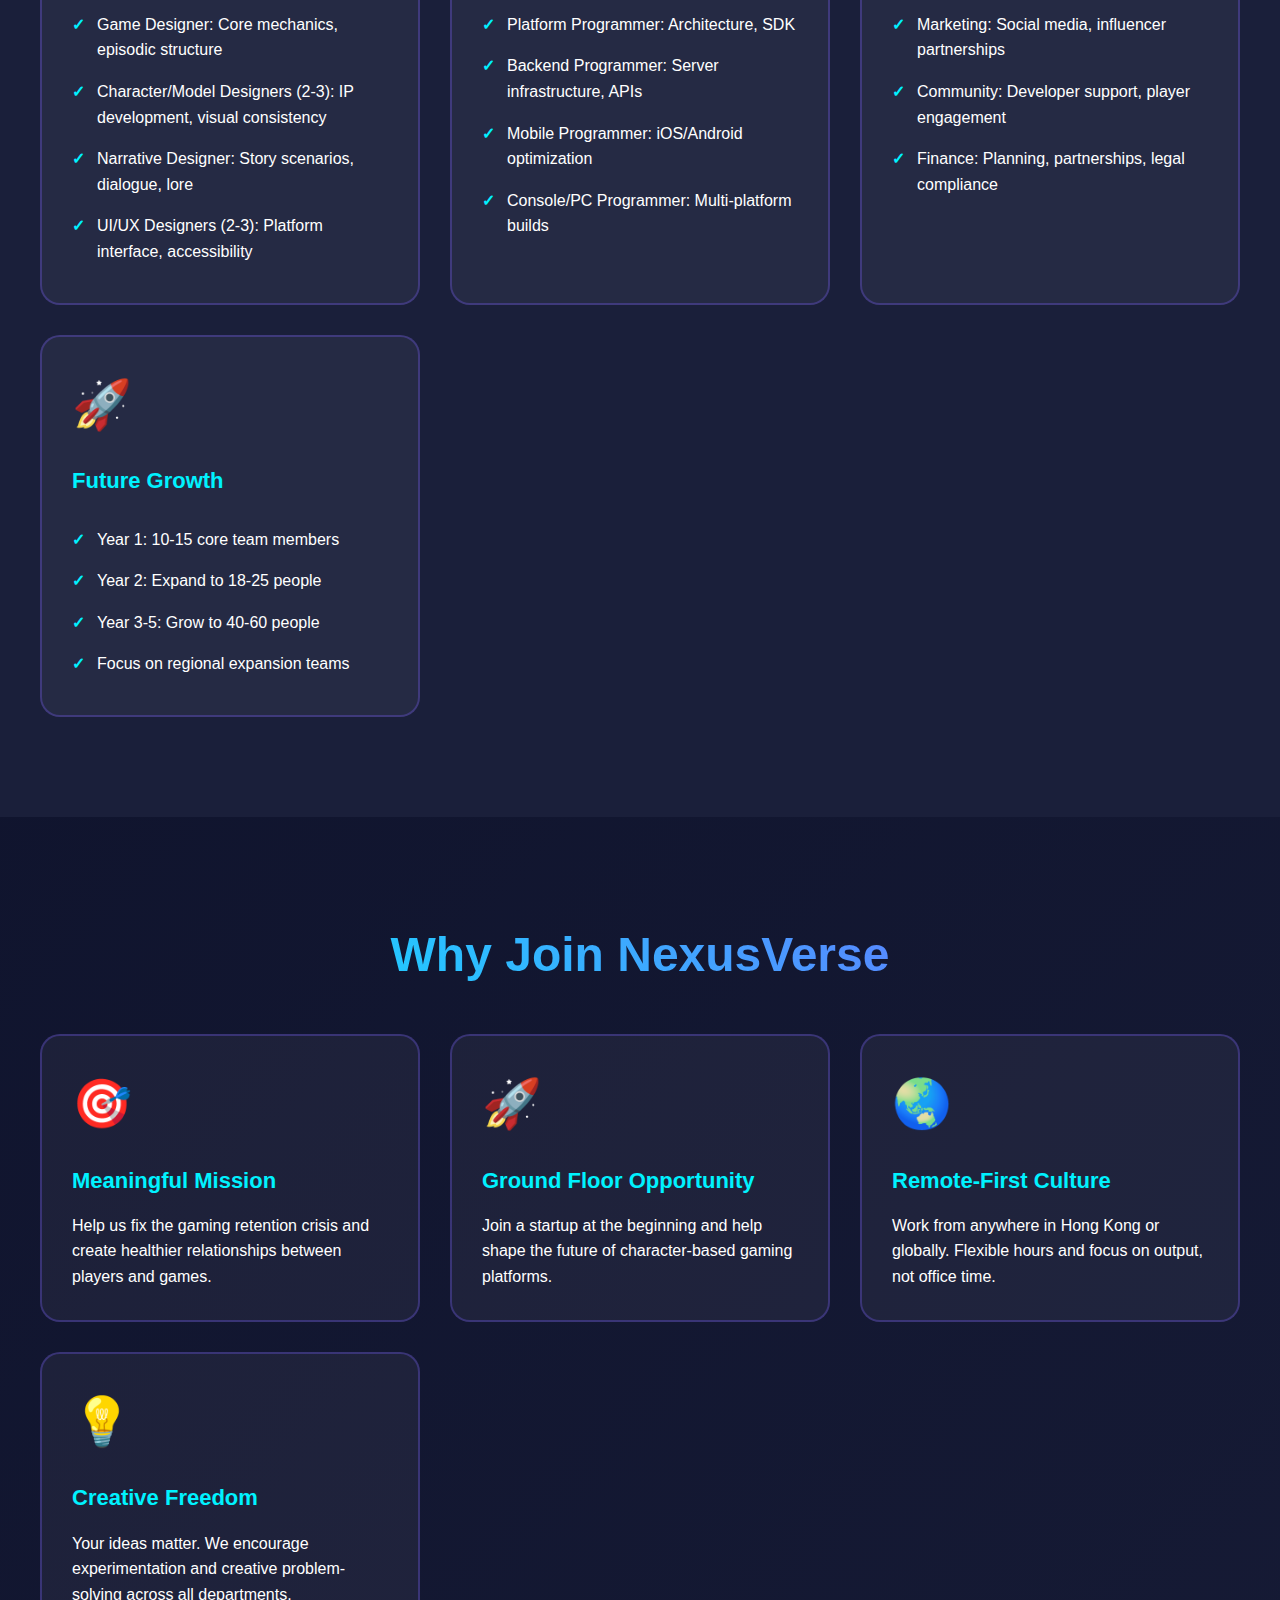
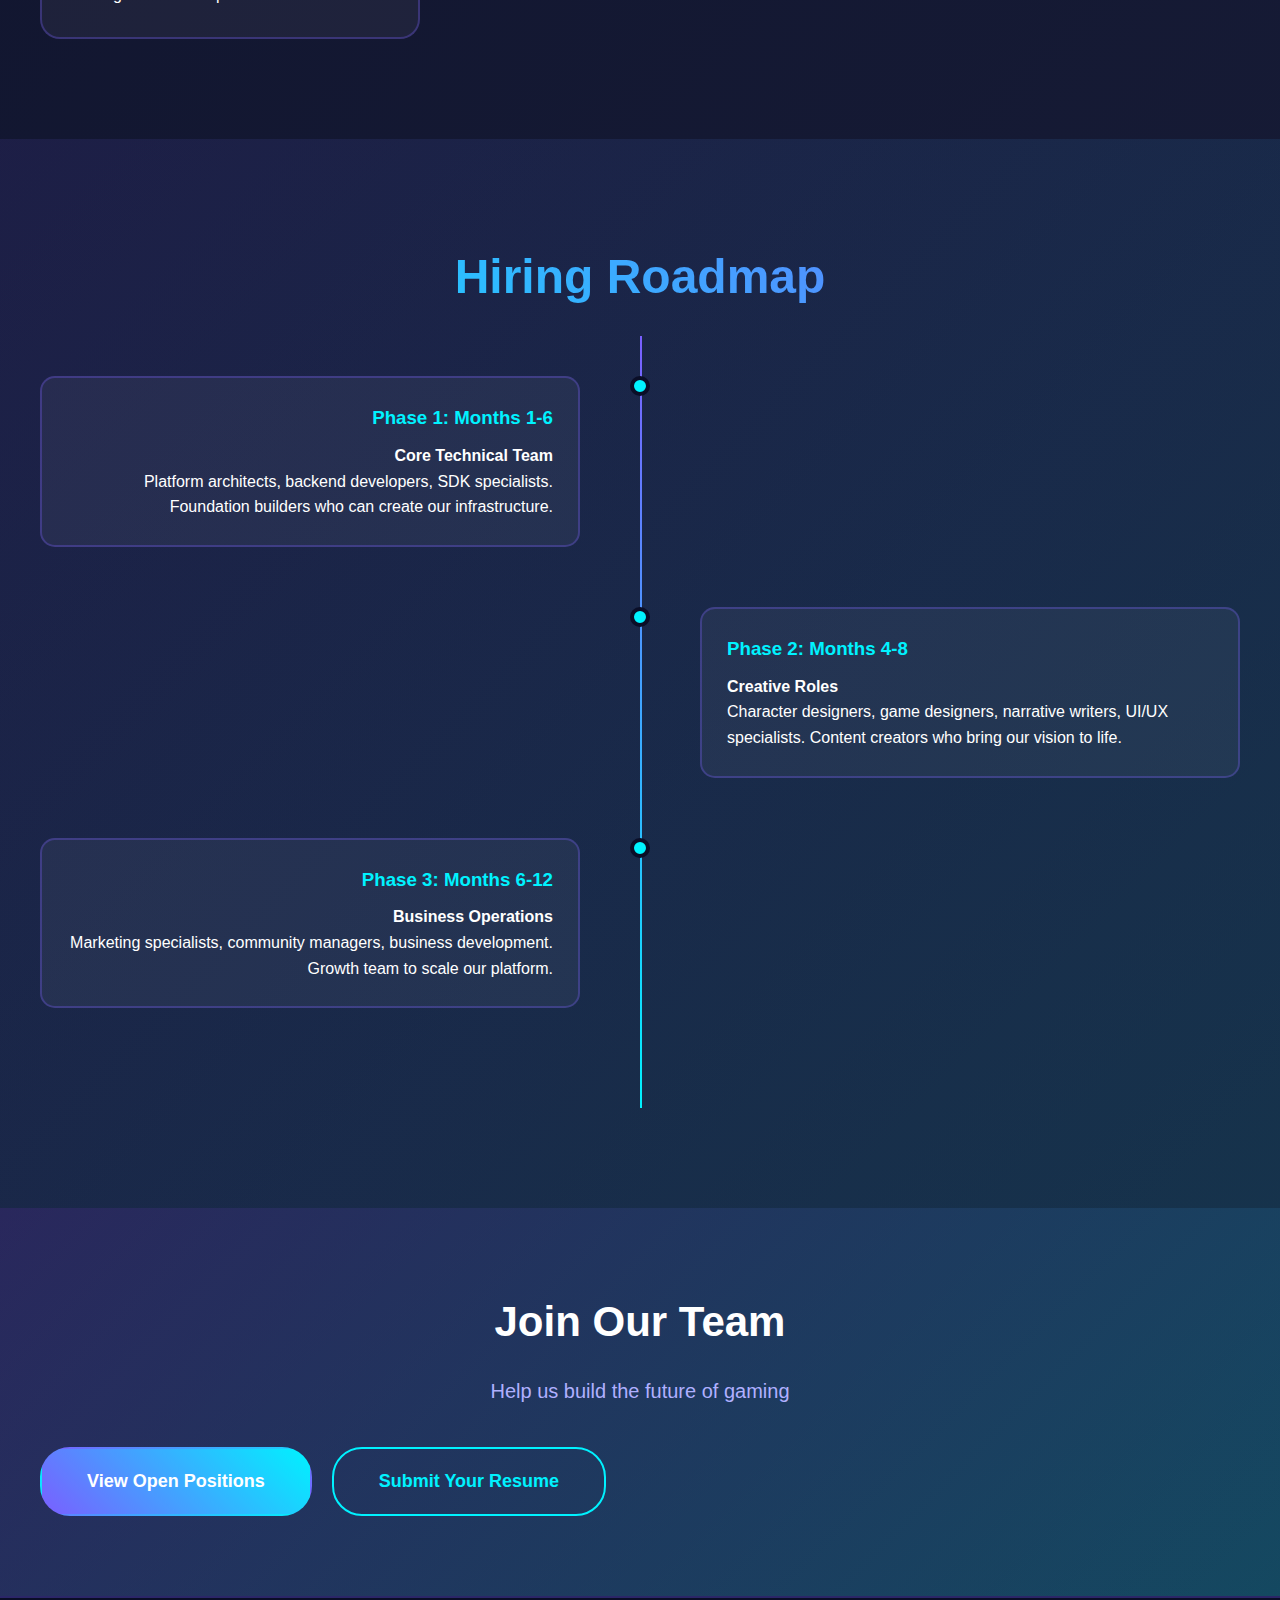
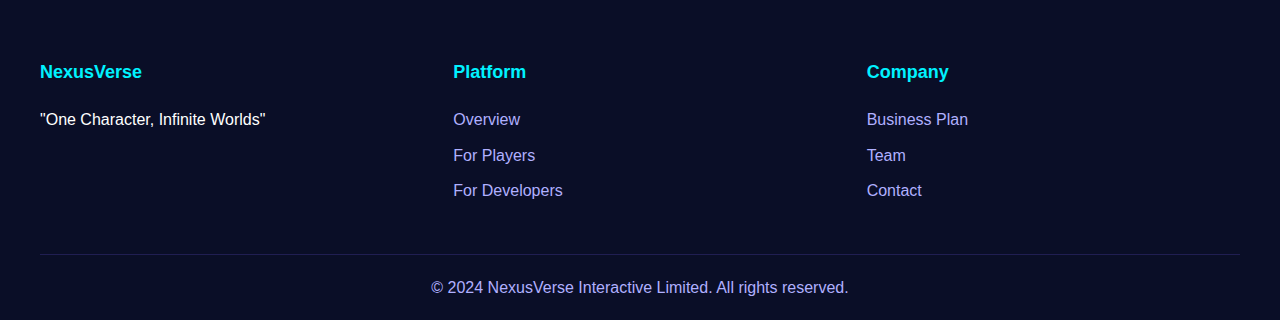
<file: team.html>
<!DOCTYPE html>
<html lang="en">
<head>
    <meta charset="UTF-8">
    <meta name="viewport" content="width=device-width, initial-scale=1.0">
    <title>Team - NexusVerse</title>
    <link rel="stylesheet" href="styles.css">
</head>
<body class="content-page">
    <nav class="navbar">
        <div class="nav-container">
            <div class="logo">NEXUSVERSE</div>
            <div class="nav-menu">
                <a href="index.html" class="nav-link">Home</a>
                <a href="platform.html" class="nav-link">Platform</a>
                <a href="for-players.html" class="nav-link">For Players</a>
                <a href="for-developers.html" class="nav-link">For Developers</a>
                <a href="business.html" class="nav-link">Business</a>
                <a href="team.html" class="nav-link active">Team</a>
                <a href="contact.html" class="nav-link">Contact</a>
            </div>
            <button class="nav-toggle" id="navToggle">☰</button>
        </div>
    </nav>

    <div class="page-header">
        <h1 class="page-title">Our Team</h1>
        <p class="page-subtitle">Passionate experts building the future of gaming</p>
    </div>

    <div class="content-section">
        <div class="container">
            <h2>Core Founding Team</h2>
            <p>NexusVerse is led by three co-founders with complementary expertise in game design, technical development, and business operations.</p>

            <div class="team-grid">
                <div class="team-card">
                    <div class="team-avatar">🎮</div>
                    <div class="team-name">Founder 1</div>
                    <div class="team-role">Creative Director & Game Designer</div>
                    <p>Expert in character development, gameplay mechanics, and player experience optimization. Passionate about creating engaging episodic content.</p>
                </div>

                <div class="team-card">
                    <div class="team-avatar">💻</div>
                    <div class="team-name">Founder 2</div>
                    <div class="team-role">Technical Director</div>
                    <p>Specializes in platform architecture, SDK development, and cross-platform systems. Years of experience in scalable gaming infrastructure.</p>
                </div>

                <div class="team-card">
                    <div class="team-avatar">📊</div>
                    <div class="team-name">Founder 3</div>
                    <div class="team-role">Business Operations Manager</div>
                    <p>Experienced in startup finance, market strategy, and partnership development. Focused on sustainable growth and investor relations.</p>
                </div>
            </div>
        </div>
    </div>

    <div class="section section-dark">
        <div class="container">
            <h2 class="section-title">Department Structure</h2>

            <div class="problem-grid">
                <div class="problem-card">
                    <div class="problem-icon">🎨</div>
                    <h4>Creative Department (6-8 people)</h4>
                    <ul class="feature-list">
                        <li>Game Designer: Core mechanics, episodic structure</li>
                        <li>Character/Model Designers (2-3): IP development, visual consistency</li>
                        <li>Narrative Designer: Story scenarios, dialogue, lore</li>
                        <li>UI/UX Designers (2-3): Platform interface, accessibility</li>
                    </ul>
                </div>

                <div class="problem-card">
                    <div class="problem-icon">⚙️</div>
                    <h4>Technical Department (4-6 people)</h4>
                    <ul class="feature-list">
                        <li>Platform Programmer: Architecture, SDK</li>
                        <li>Backend Programmer: Server infrastructure, APIs</li>
                        <li>Mobile Programmer: iOS/Android optimization</li>
                        <li>Console/PC Programmer: Multi-platform builds</li>
                    </ul>
                </div>

                <div class="problem-card">
                    <div class="problem-icon">📢</div>
                    <h4>Business Operations (Outsourced)</h4>
                    <ul class="feature-list">
                        <li>Marketing: Social media, influencer partnerships</li>
                        <li>Community: Developer support, player engagement</li>
                        <li>Finance: Planning, partnerships, legal compliance</li>
                    </ul>
                </div>

                <div class="problem-card">
                    <div class="problem-icon">🚀</div>
                    <h4>Future Growth</h4>
                    <ul class="feature-list">
                        <li>Year 1: 10-15 core team members</li>
                        <li>Year 2: Expand to 18-25 people</li>
                        <li>Year 3-5: Grow to 40-60 people</li>
                        <li>Focus on regional expansion teams</li>
                    </ul>
                </div>
            </div>
        </div>
    </div>

    <div class="section">
        <div class="container">
            <h2 class="section-title">Why Join NexusVerse</h2>

            <div class="features-grid">
                <div class="feature-card">
                    <div class="feature-icon">🎯</div>
                    <h3>Meaningful Mission</h3>
                    <p>Help us fix the gaming retention crisis and create healthier relationships between players and games.</p>
                </div>

                <div class="feature-card">
                    <div class="feature-icon">🚀</div>
                    <h3>Ground Floor Opportunity</h3>
                    <p>Join a startup at the beginning and help shape the future of character-based gaming platforms.</p>
                </div>

                <div class="feature-card">
                    <div class="feature-icon">🌏</div>
                    <h3>Remote-First Culture</h3>
                    <p>Work from anywhere in Hong Kong or globally. Flexible hours and focus on output, not office time.</p>
                </div>

                <div class="feature-card">
                    <div class="feature-icon">💡</div>
                    <h3>Creative Freedom</h3>
                    <p>Your ideas matter. We encourage experimentation and creative problem-solving across all departments.</p>
                </div>
            </div>
        </div>
    </div>

    <div class="section section-highlight">
        <div class="container">
            <h2 class="section-title">Hiring Roadmap</h2>

            <div class="timeline">
                <div class="timeline-item">
                    <div class="timeline-marker"></div>
                    <div class="timeline-content">
                        <h3>Phase 1: Months 1-6</h3>
                        <p><strong>Core Technical Team</strong></p>
                        <p>Platform architects, backend developers, SDK specialists. Foundation builders who can create our infrastructure.</p>
                    </div>
                </div>

                <div class="timeline-item">
                    <div class="timeline-marker"></div>
                    <div class="timeline-content">
                        <h3>Phase 2: Months 4-8</h3>
                        <p><strong>Creative Roles</strong></p>
                        <p>Character designers, game designers, narrative writers, UI/UX specialists. Content creators who bring our vision to life.</p>
                    </div>
                </div>

                <div class="timeline-item">
                    <div class="timeline-marker"></div>
                    <div class="timeline-content">
                        <h3>Phase 3: Months 6-12</h3>
                        <p><strong>Business Operations</strong></p>
                        <p>Marketing specialists, community managers, business development. Growth team to scale our platform.</p>
                    </div>
                </div>
            </div>
        </div>
    </div>

    <div class="section cta-section">
        <div class="container">
            <h2>Join Our Team</h2>
            <p>Help us build the future of gaming</p>
            <div class="cta-buttons">
                <a href="contact.html" class="btn btn-large btn-primary">View Open Positions</a>
                <a href="contact.html" class="btn btn-large btn-secondary">Submit Your Resume</a>
            </div>
        </div>
    </div>

    <footer class="footer">
        <div class="container">
            <div class="footer-content">
                <div class="footer-section">
                    <h4>NexusVerse</h4>
                    <p>"One Character, Infinite Worlds"</p>
                </div>
                <div class="footer-section">
                    <h4>Platform</h4>
                    <a href="platform.html">Overview</a>
                    <a href="for-players.html">For Players</a>
                    <a href="for-developers.html">For Developers</a>
                </div>
                <div class="footer-section">
                    <h4>Company</h4>
                    <a href="business.html">Business Plan</a>
                    <a href="team.html">Team</a>
                    <a href="contact.html">Contact</a>
                </div>
            </div>
            <div class="footer-bottom">
                <p>&copy; 2024 NexusVerse Interactive Limited. All rights reserved.</p>
            </div>
        </div>
    </footer>

    <script src="animations.js"></script>
</body>
</html>
</file>
<file: styles.css>
/* Global Styles */
* {
    margin: 0;
    padding: 0;
    box-sizing: border-box;
}

:root {
    --color-primary: #7a5fff;
    --color-secondary: #00f2ff;
    --color-accent: #ff00ff;
    --color-bg: #0a0e27;
    --color-bg-light: #1a1f3a;
    --color-bg-lighter: #2a2f4a;
    --color-text: #ffffff;
    --color-text-muted: #b0b0ff;
}

body {
    font-family: 'Segoe UI', Tahoma, Geneva, Verdana, sans-serif;
    background: linear-gradient(135deg, var(--color-bg) 0%, var(--color-bg-light) 100%);
    color: var(--color-text);
    line-height: 1.6;
    overflow-x: hidden;
}

.container {
    max-width: 1400px;
    margin: 0 auto;
    padding: 0 20px;
}

/* Navigation */
.navbar {
    position: fixed;
    top: 0;
    width: 100%;
    background: rgba(10, 14, 39, 0.95);
    backdrop-filter: blur(10px);
    border-bottom: 2px solid rgba(122, 95, 255, 0.3);
    z-index: 1000;
    padding: 1rem 0;
}

.nav-container {
    max-width: 1400px;
    margin: 0 auto;
    padding: 0 20px;
    display: flex;
    justify-content: space-between;
    align-items: center;
}

.logo {
    font-size: 28px;
    font-weight: bold;
    background: linear-gradient(45deg, var(--color-secondary), var(--color-primary), var(--color-accent));
    -webkit-background-clip: text;
    -webkit-text-fill-color: transparent;
    background-clip: text;
}

.nav-menu {
    display: flex;
    gap: 2rem;
}

.nav-link {
    color: var(--color-text);
    text-decoration: none;
    font-size: 16px;
    transition: all 0.3s;
    position: relative;
}

.nav-link:hover,
.nav-link.active {
    color: var(--color-secondary);
}

.nav-link::after {
    content: '';
    position: absolute;
    bottom: -5px;
    left: 0;
    width: 0;
    height: 2px;
    background: var(--color-secondary);
    transition: width 0.3s;
}

.nav-link:hover::after,
.nav-link.active::after {
    width: 100%;
}

.nav-toggle {
    display: none;
    background: none;
    border: none;
    color: var(--color-text);
    font-size: 24px;
    cursor: pointer;
}

/* Hero Section */
.hero {
    min-height: 100vh;
    display: flex;
    align-items: center;
    justify-content: space-between;
    padding: 100px 20px 50px;
    position: relative;
    overflow: hidden;
}

.hero-content {
    flex: 1;
    max-width: 600px;
    z-index: 2;
}

.hero-title {
    font-size: 56px;
    font-weight: bold;
    background: linear-gradient(45deg, var(--color-secondary), var(--color-primary), var(--color-accent));
    -webkit-background-clip: text;
    -webkit-text-fill-color: transparent;
    background-clip: text;
    margin-bottom: 20px;
    line-height: 1.2;
}

.hero-subtitle {
    font-size: 24px;
    color: var(--color-text-muted);
    margin-bottom: 20px;
}

.hero-description {
    font-size: 18px;
    line-height: 1.8;
    margin-bottom: 40px;
    color: var(--color-text);
}

.hero-animation {
    flex: 1;
    display: flex;
    align-items: center;
    justify-content: center;
}

#heroCanvas {
    width: 100%;
    max-width: 600px;
    height: 600px;
}

/* Buttons */
.hero-buttons,
.cta-buttons {
    display: flex;
    gap: 20px;
    flex-wrap: wrap;
}

.btn {
    padding: 15px 35px;
    border-radius: 30px;
    text-decoration: none;
    font-size: 16px;
    font-weight: bold;
    transition: all 0.3s;
    display: inline-block;
    border: 2px solid transparent;
}

.btn-primary {
    background: linear-gradient(45deg, var(--color-primary), var(--color-secondary));
    color: white;
}

.btn-primary:hover {
    transform: translateY(-2px);
    box-shadow: 0 10px 30px rgba(122, 95, 255, 0.5);
}

.btn-secondary {
    background: transparent;
    border: 2px solid var(--color-secondary);
    color: var(--color-secondary);
}

.btn-secondary:hover {
    background: var(--color-secondary);
    color: var(--color-bg);
    transform: translateY(-2px);
}

.btn-large {
    padding: 18px 45px;
    font-size: 18px;
}

/* Sections */
.section {
    padding: 100px 20px;
}

.section-dark {
    background: var(--color-bg-light);
}

.section-highlight {
    background: linear-gradient(135deg, rgba(122, 95, 255, 0.1), rgba(0, 242, 255, 0.1));
}

.section-title {
    font-size: 48px;
    text-align: center;
    margin-bottom: 20px;
    background: linear-gradient(45deg, var(--color-secondary), var(--color-primary));
    -webkit-background-clip: text;
    -webkit-text-fill-color: transparent;
    background-clip: text;
}

.section-subtitle {
    text-align: center;
    font-size: 20px;
    color: var(--color-text-muted);
    margin-bottom: 60px;
}

/* Stats Grid */
.stats-grid {
    display: grid;
    grid-template-columns: repeat(auto-fit, minmax(250px, 1fr));
    gap: 30px;
    margin-bottom: 60px;
}

.stat-card {
    background: rgba(255, 255, 255, 0.05);
    border-radius: 20px;
    padding: 40px;
    text-align: center;
    border: 2px solid rgba(122, 95, 255, 0.3);
    transition: all 0.3s;
}

.stat-card:hover {
    transform: translateY(-5px);
    border-color: var(--color-primary);
    box-shadow: 0 10px 30px rgba(122, 95, 255, 0.3);
}

.stat-number {
    font-size: 48px;
    font-weight: bold;
    color: var(--color-secondary);
    margin-bottom: 10px;
}

.stat-label {
    font-size: 16px;
    color: var(--color-text-muted);
}

/* Problem/Feature Grids */
.problem-grid,
.features-grid {
    display: grid;
    grid-template-columns: repeat(auto-fit, minmax(280px, 1fr));
    gap: 30px;
    margin-top: 40px;
}

.problem-card,
.feature-card {
    background: rgba(255, 255, 255, 0.05);
    border-radius: 20px;
    padding: 30px;
    border: 2px solid rgba(122, 95, 255, 0.3);
    transition: all 0.3s;
}

.problem-card:hover,
.feature-card:hover {
    transform: translateY(-5px);
    border-color: var(--color-secondary);
    box-shadow: 0 10px 30px rgba(0, 242, 255, 0.3);
}

.problem-icon,
.feature-icon {
    font-size: 48px;
    margin-bottom: 20px;
}

.problem-card h4,
.feature-card h3 {
    color: var(--color-secondary);
    margin-bottom: 15px;
    font-size: 22px;
}

.feature-list {
    list-style: none;
    margin-top: 20px;
}

.feature-list li {
    padding: 8px 0;
    padding-left: 25px;
    position: relative;
}

.feature-list li::before {
    content: '✓';
    position: absolute;
    left: 0;
    color: var(--color-secondary);
    font-weight: bold;
}

/* Innovation Section */
.innovation-content {
    display: grid;
    grid-template-columns: 1fr 1fr;
    gap: 60px;
    align-items: start;
}

.innovation-list {
    list-style: none;
    margin-top: 20px;
}

.innovation-list li {
    padding: 15px 0;
    padding-left: 30px;
    position: relative;
    font-size: 18px;
}

.innovation-list li::before {
    content: '→';
    position: absolute;
    left: 0;
    color: var(--color-accent);
    font-weight: bold;
}

/* Comparison Table */
.comparison-table {
    width: 100%;
    border-collapse: collapse;
    background: rgba(255, 255, 255, 0.05);
    border-radius: 10px;
    overflow: hidden;
}

.comparison-table th,
.comparison-table td {
    padding: 15px;
    text-align: center;
    border: 1px solid rgba(122, 95, 255, 0.2);
}

.comparison-table th {
    background: rgba(122, 95, 255, 0.3);
    font-weight: bold;
}

.check {
    color: #4ecdc4;
    font-weight: bold;
}

.cross {
    color: #ff6b6b;
}

.partial {
    color: #ffe66d;
}

/* Showcase Grid */
.showcase-grid {
    display: grid;
    grid-template-columns: repeat(auto-fit, minmax(500px, 1fr));
    gap: 40px;
}

.showcase-card {
    background: rgba(255, 255, 255, 0.05);
    border-radius: 20px;
    padding: 30px;
    border: 2px solid rgba(122, 95, 255, 0.3);
    transition: all 0.3s;
}

.showcase-card:hover {
    transform: translateY(-10px);
    border-color: var(--color-primary);
    box-shadow: 0 20px 40px rgba(122, 95, 255, 0.3);
}

.showcase-card canvas {
    width: 100%;
    height: auto;
    border-radius: 10px;
    margin-bottom: 20px;
    background: #000;
}

.showcase-card h3 {
    color: var(--color-secondary);
    margin-bottom: 10px;
    font-size: 22px;
}

/* Market Section */
.market-grid {
    display: grid;
    grid-template-columns: 1fr 1fr;
    gap: 40px;
}

.market-card {
    background: rgba(255, 255, 255, 0.05);
    border-radius: 20px;
    padding: 40px;
    border: 2px solid rgba(122, 95, 255, 0.3);
}

.market-segment {
    margin-bottom: 30px;
}

.market-segment h4 {
    color: var(--color-secondary);
    margin-bottom: 10px;
}

.revenue-chart {
    display: flex;
    align-items: flex-end;
    justify-content: space-around;
    height: 300px;
    margin-top: 30px;
}

.revenue-bar {
    flex: 1;
    background: linear-gradient(to top, var(--color-primary), var(--color-secondary));
    margin: 0 10px;
    border-radius: 10px 10px 0 0;
    position: relative;
    display: flex;
    align-items: flex-start;
    justify-content: center;
    transition: all 0.3s;
}

.revenue-bar:hover {
    transform: translateY(-10px);
    box-shadow: 0 10px 30px rgba(122, 95, 255, 0.5);
}

.revenue-label {
    position: absolute;
    top: -50px;
    text-align: center;
    font-size: 14px;
    font-weight: bold;
}

/* CTA Section */
.cta-section {
    text-align: center;
    background: linear-gradient(135deg, rgba(122, 95, 255, 0.2), rgba(0, 242, 255, 0.2));
    padding: 80px 20px;
}

.cta-section h2 {
    font-size: 42px;
    margin-bottom: 20px;
}

.cta-section p {
    font-size: 20px;
    color: var(--color-text-muted);
    margin-bottom: 40px;
}

/* Footer */
.footer {
    background: var(--color-bg);
    padding: 60px 20px 20px;
    border-top: 2px solid rgba(122, 95, 255, 0.3);
}

.footer-content {
    display: grid;
    grid-template-columns: repeat(auto-fit, minmax(200px, 1fr));
    gap: 40px;
    margin-bottom: 40px;
}

.footer-section h4 {
    color: var(--color-secondary);
    margin-bottom: 20px;
    font-size: 18px;
}

.footer-section a {
    display: block;
    color: var(--color-text-muted);
    text-decoration: none;
    margin-bottom: 10px;
    transition: color 0.3s;
}

.footer-section a:hover {
    color: var(--color-secondary);
}

.footer-bottom {
    text-align: center;
    padding-top: 20px;
    border-top: 1px solid rgba(122, 95, 255, 0.2);
    color: var(--color-text-muted);
}

/* Animations */
@keyframes fadeIn {
    from { opacity: 0; }
    to { opacity: 1; }
}

@keyframes slideUp {
    from {
        opacity: 0;
        transform: translateY(30px);
    }
    to {
        opacity: 1;
        transform: translateY(0);
    }
}

@keyframes slideInLeft {
    from {
        opacity: 0;
        transform: translateX(-50px);
    }
    to {
        opacity: 1;
        transform: translateX(0);
    }
}

@keyframes slideInRight {
    from {
        opacity: 0;
        transform: translateX(50px);
    }
    to {
        opacity: 1;
        transform: translateX(0);
    }
}

/* Responsive Design */
@media (max-width: 1024px) {
    .hero {
        flex-direction: column;
        text-align: center;
    }

    .hero-content {
        max-width: 100%;
    }

    .hero-title {
        font-size: 42px;
    }

    .innovation-content,
    .market-grid {
        grid-template-columns: 1fr;
    }

    .nav-menu {
        display: none;
    }

    .nav-toggle {
        display: block;
    }
}

@media (max-width: 768px) {
    .hero-title {
        font-size: 32px;
    }

    .section-title {
        font-size: 36px;
    }

    .stats-grid,
    .problem-grid,
    .features-grid {
        grid-template-columns: 1fr;
    }

    .showcase-grid {
        grid-template-columns: 1fr;
    }

    .btn {
        width: 100%;
        text-align: center;
    }
}

/* Content Pages Styles */
.content-page {
    padding-top: 100px;
    min-height: 100vh;
}

.page-header {
    text-align: center;
    padding: 60px 20px;
    background: linear-gradient(135deg, rgba(122, 95, 255, 0.2), rgba(0, 242, 255, 0.2));
}

.page-title {
    font-size: 56px;
    background: linear-gradient(45deg, var(--color-secondary), var(--color-primary));
    -webkit-background-clip: text;
    -webkit-text-fill-color: transparent;
    background-clip: text;
    margin-bottom: 20px;
}

.page-subtitle {
    font-size: 24px;
    color: var(--color-text-muted);
}

.content-section {
    padding: 60px 20px;
}

.content-section h2 {
    color: var(--color-secondary);
    font-size: 36px;
    margin-bottom: 20px;
}

.content-section h3 {
    color: var(--color-primary);
    font-size: 28px;
    margin: 30px 0 15px;
}

.content-section p {
    font-size: 18px;
    line-height: 1.8;
    margin-bottom: 20px;
}

.content-section ul,
.content-section ol {
    margin-left: 30px;
    margin-bottom: 20px;
}

.content-section li {
    margin-bottom: 10px;
    font-size: 18px;
    line-height: 1.6;
}

/* Timeline */
.timeline {
    position: relative;
    padding: 40px 0;
}

.timeline::before {
    content: '';
    position: absolute;
    left: 50%;
    top: 0;
    bottom: 0;
    width: 2px;
    background: linear-gradient(to bottom, var(--color-primary), var(--color-secondary));
}

.timeline-item {
    margin-bottom: 60px;
    position: relative;
}

.timeline-item:nth-child(odd) {
    text-align: right;
    padding-right: 55%;
}

.timeline-item:nth-child(even) {
    text-align: left;
    padding-left: 55%;
}

.timeline-marker {
    position: absolute;
    left: 50%;
    transform: translateX(-50%);
    width: 20px;
    height: 20px;
    border-radius: 50%;
    background: var(--color-secondary);
    border: 4px solid var(--color-bg);
}

.timeline-content {
    background: rgba(255, 255, 255, 0.05);
    border: 2px solid rgba(122, 95, 255, 0.3);
    border-radius: 15px;
    padding: 25px;
}

.timeline-content h3 {
    color: var(--color-secondary);
    margin-bottom: 10px;
}

/* Team Cards */
.team-grid {
    display: grid;
    grid-template-columns: repeat(auto-fit, minmax(300px, 1fr));
    gap: 40px;
    margin-top: 40px;
}

.team-card {
    background: rgba(255, 255, 255, 0.05);
    border-radius: 20px;
    padding: 40px;
    border: 2px solid rgba(122, 95, 255, 0.3);
    text-align: center;
    transition: all 0.3s;
}

.team-card:hover {
    transform: translateY(-10px);
    border-color: var(--color-secondary);
    box-shadow: 0 20px 40px rgba(0, 242, 255, 0.3);
}

.team-avatar {
    width: 150px;
    height: 150px;
    border-radius: 50%;
    background: linear-gradient(45deg, var(--color-primary), var(--color-secondary));
    display: flex;
    align-items: center;
    justify-content: center;
    font-size: 60px;
    margin: 0 auto 20px;
}

.team-name {
    color: var(--color-secondary);
    font-size: 24px;
    margin-bottom: 10px;
}

.team-role {
    color: var(--color-text-muted);
    font-size: 16px;
    margin-bottom: 20px;
}

/* Contact Form */
.contact-form {
    max-width: 600px;
    margin: 40px auto;
    background: rgba(255, 255, 255, 0.05);
    border: 2px solid rgba(122, 95, 255, 0.3);
    border-radius: 20px;
    padding: 40px;
}

.form-group {
    margin-bottom: 25px;
}

.form-group label {
    display: block;
    margin-bottom: 8px;
    color: var(--color-secondary);
    font-weight: bold;
}

.form-group input,
.form-group textarea,
.form-group select {
    width: 100%;
    padding: 12px 15px;
    background: rgba(255, 255, 255, 0.1);
    border: 2px solid rgba(122, 95, 255, 0.3);
    border-radius: 10px;
    color: var(--color-text);
    font-size: 16px;
    transition: all 0.3s;
}

.form-group input:focus,
.form-group textarea:focus,
.form-group select:focus {
    outline: none;
    border-color: var(--color-secondary);
    box-shadow: 0 0 20px rgba(0, 242, 255, 0.3);
}

.form-group textarea {
    min-height: 150px;
    resize: vertical;
}

.form-submit {
    text-align: center;
}

.form-submit .btn {
    min-width: 200px;
}
</file>
